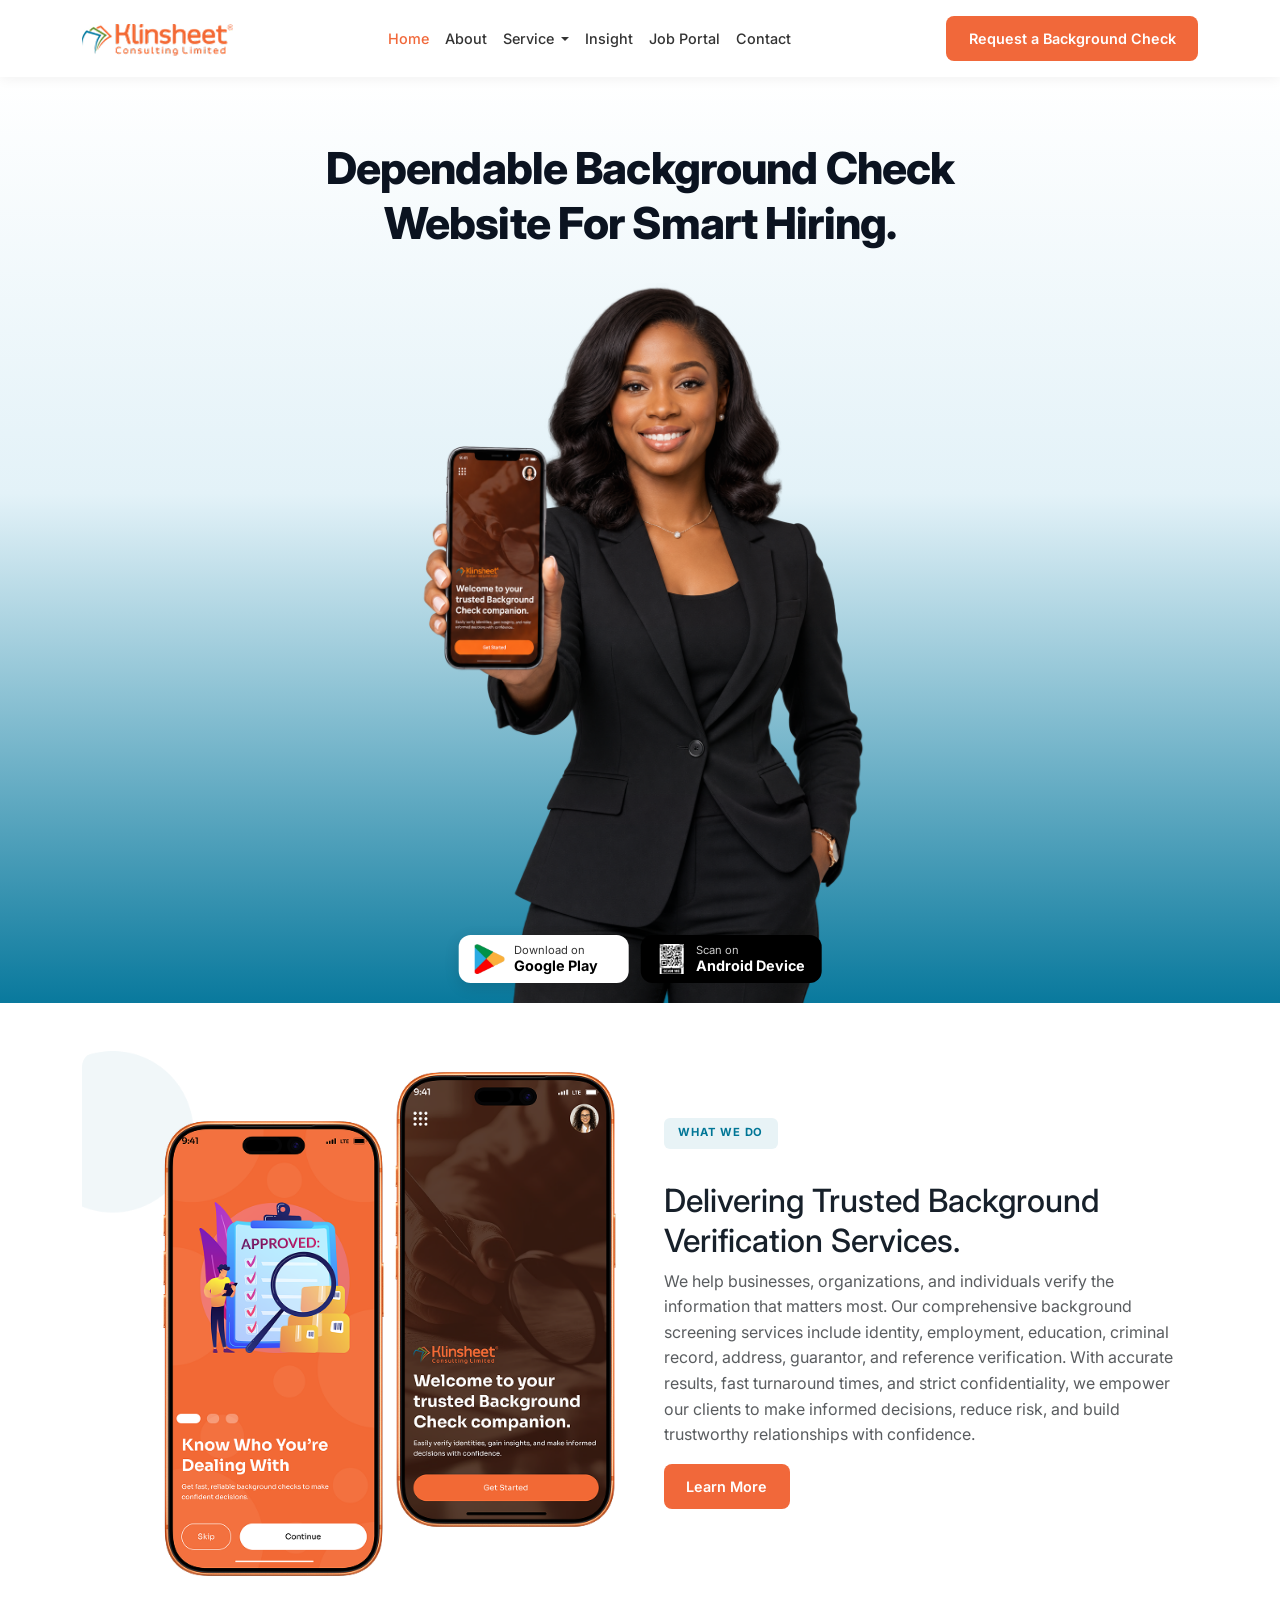
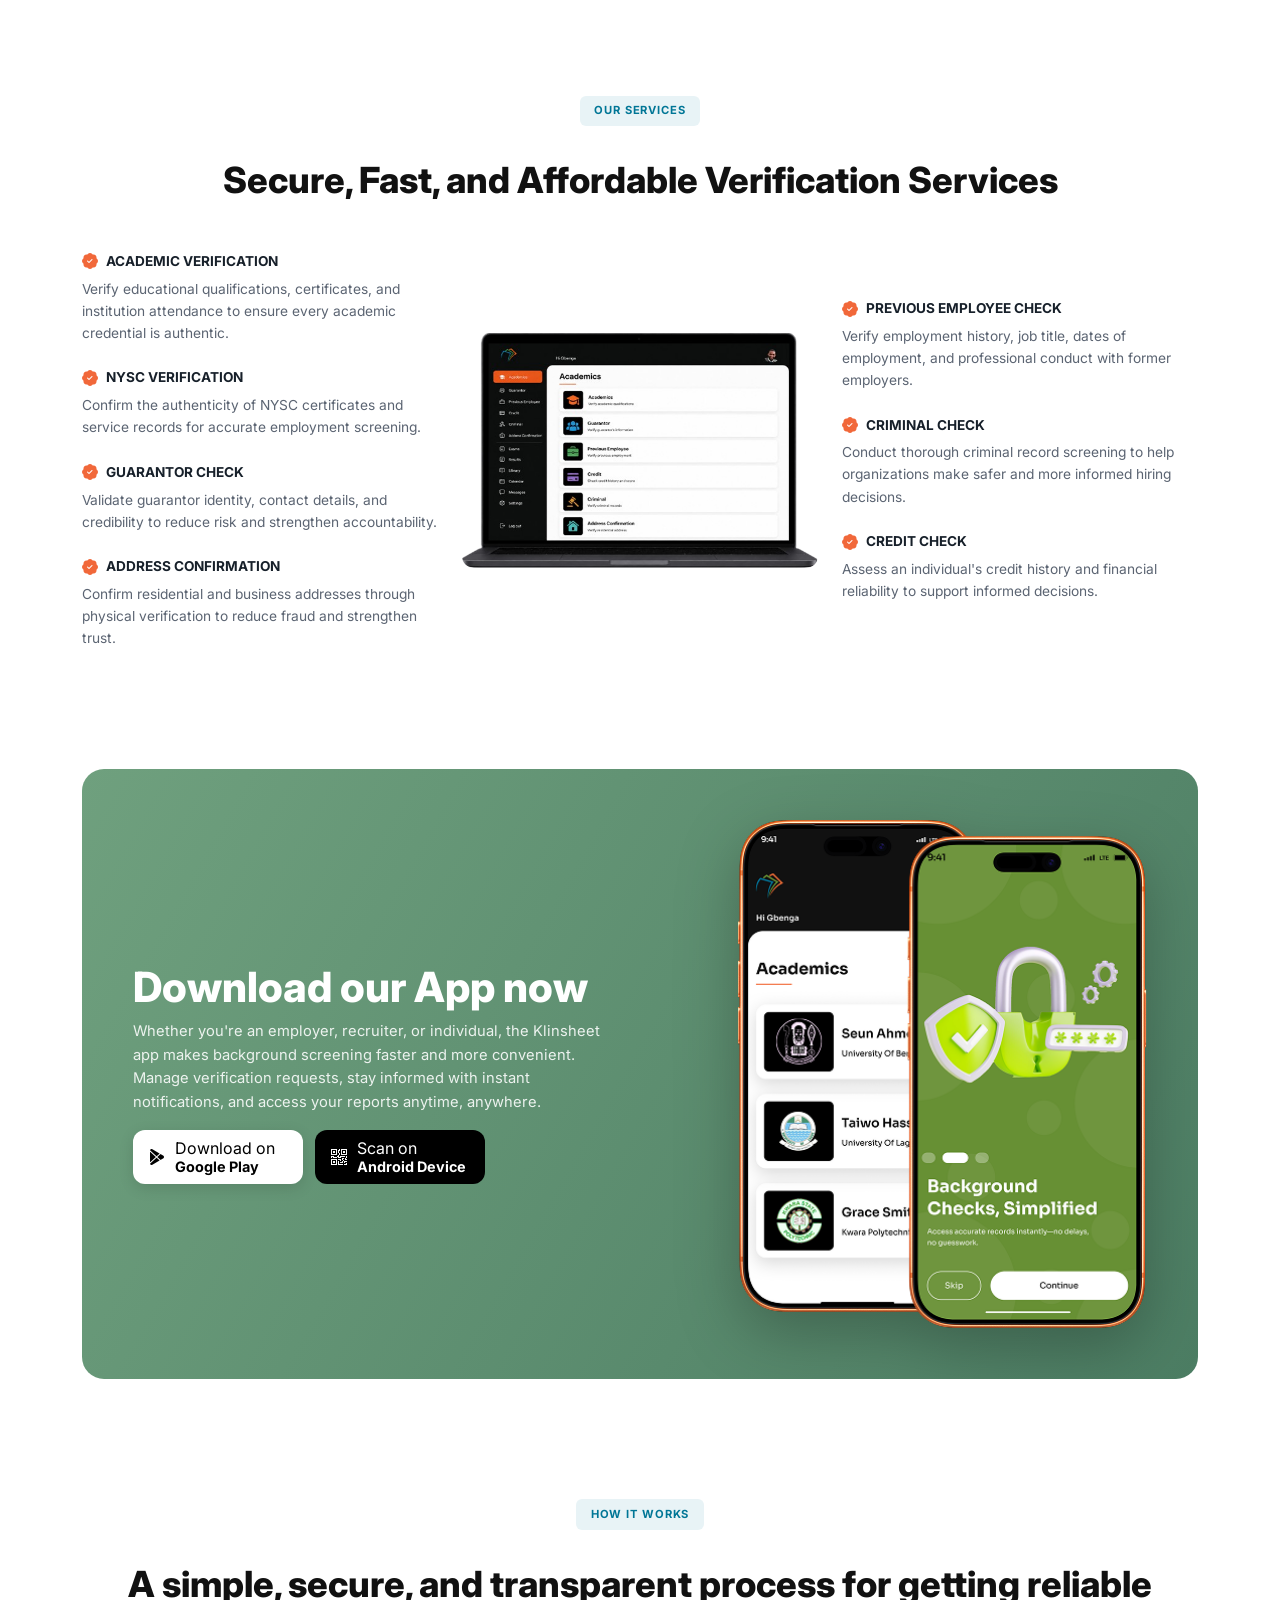
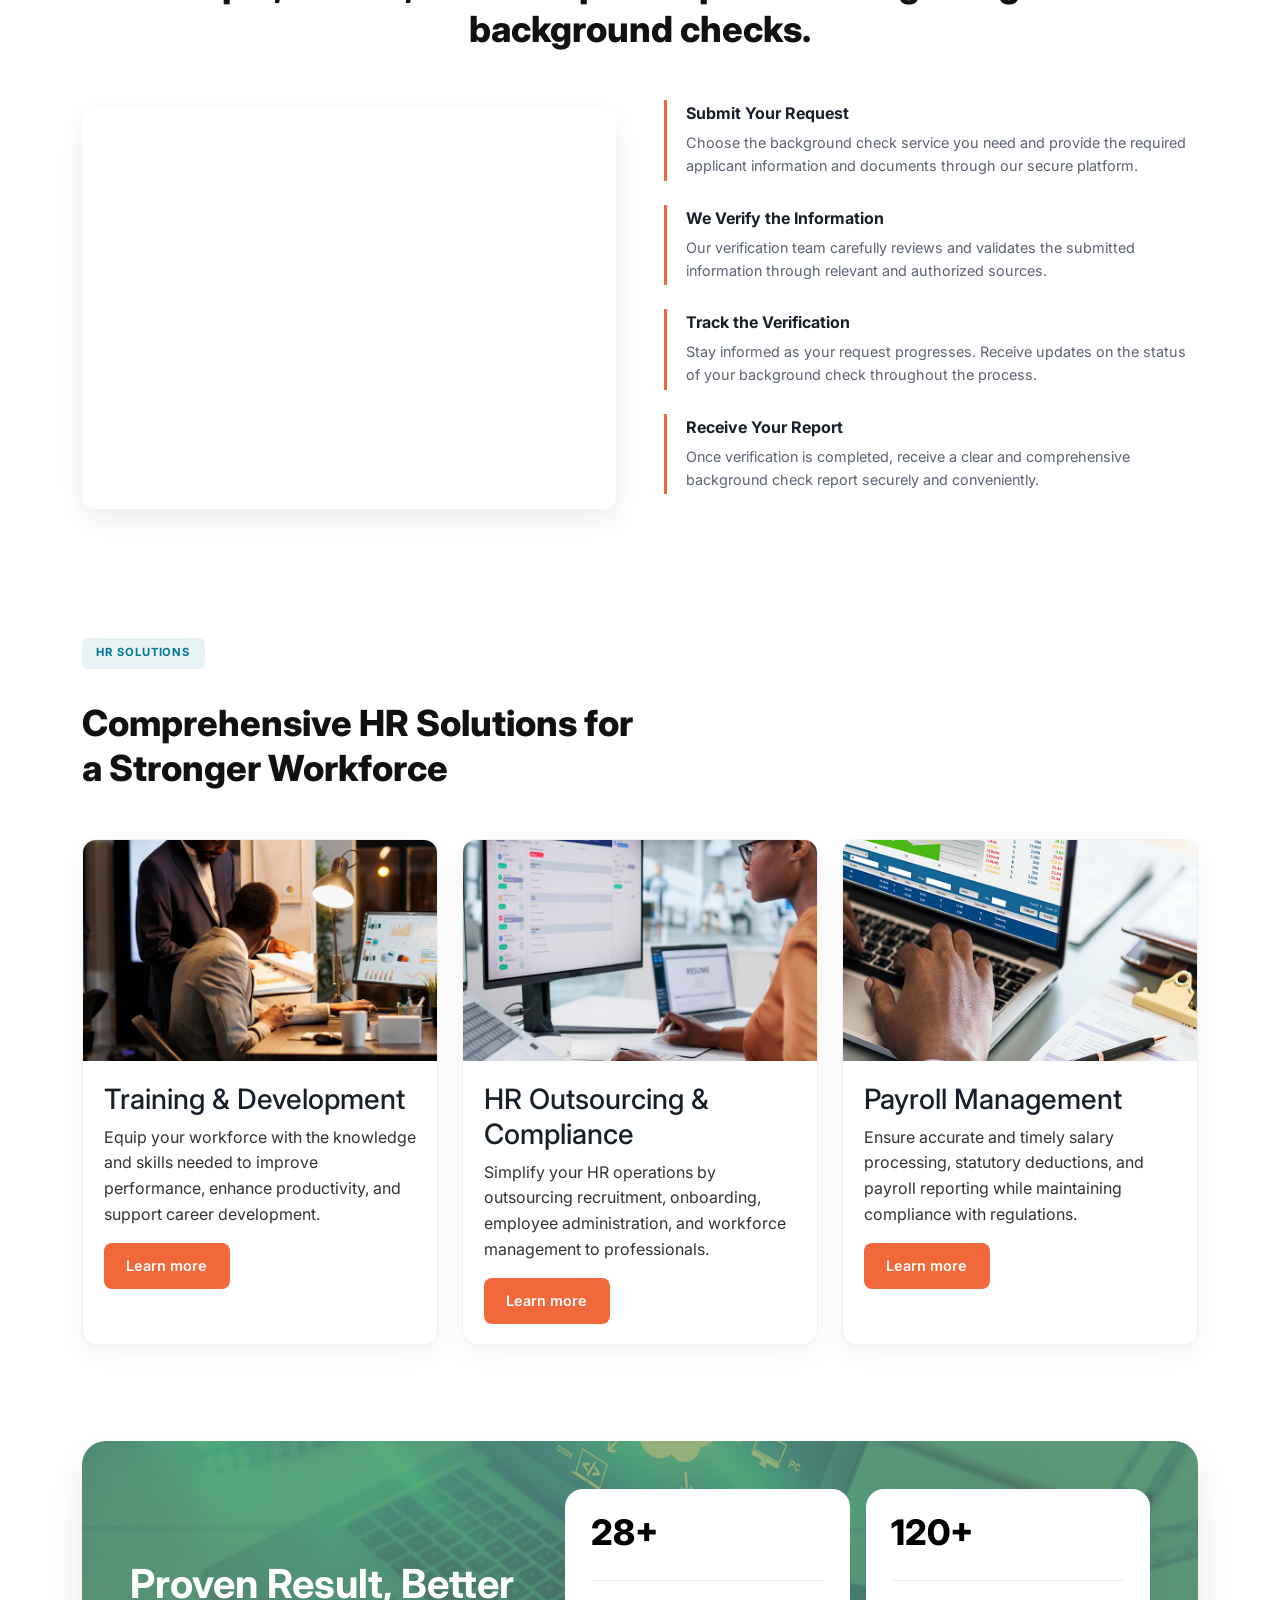
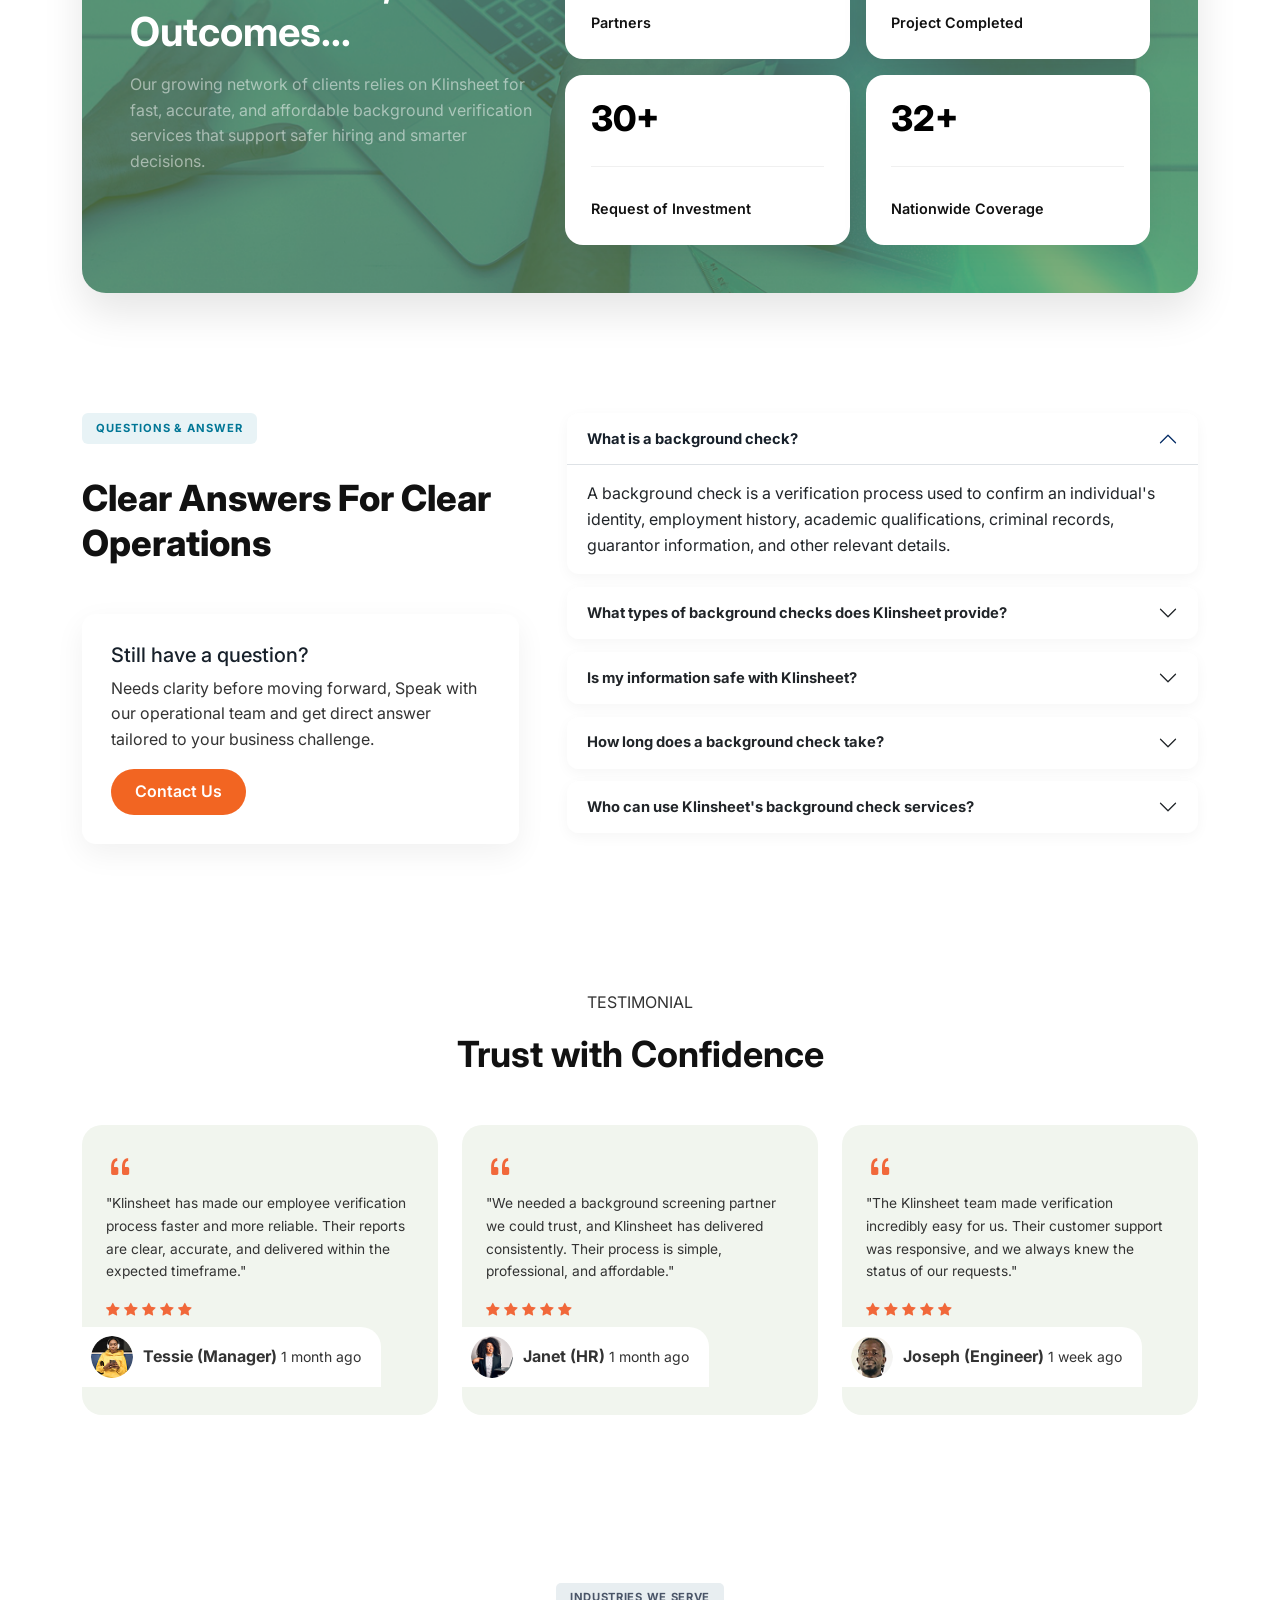
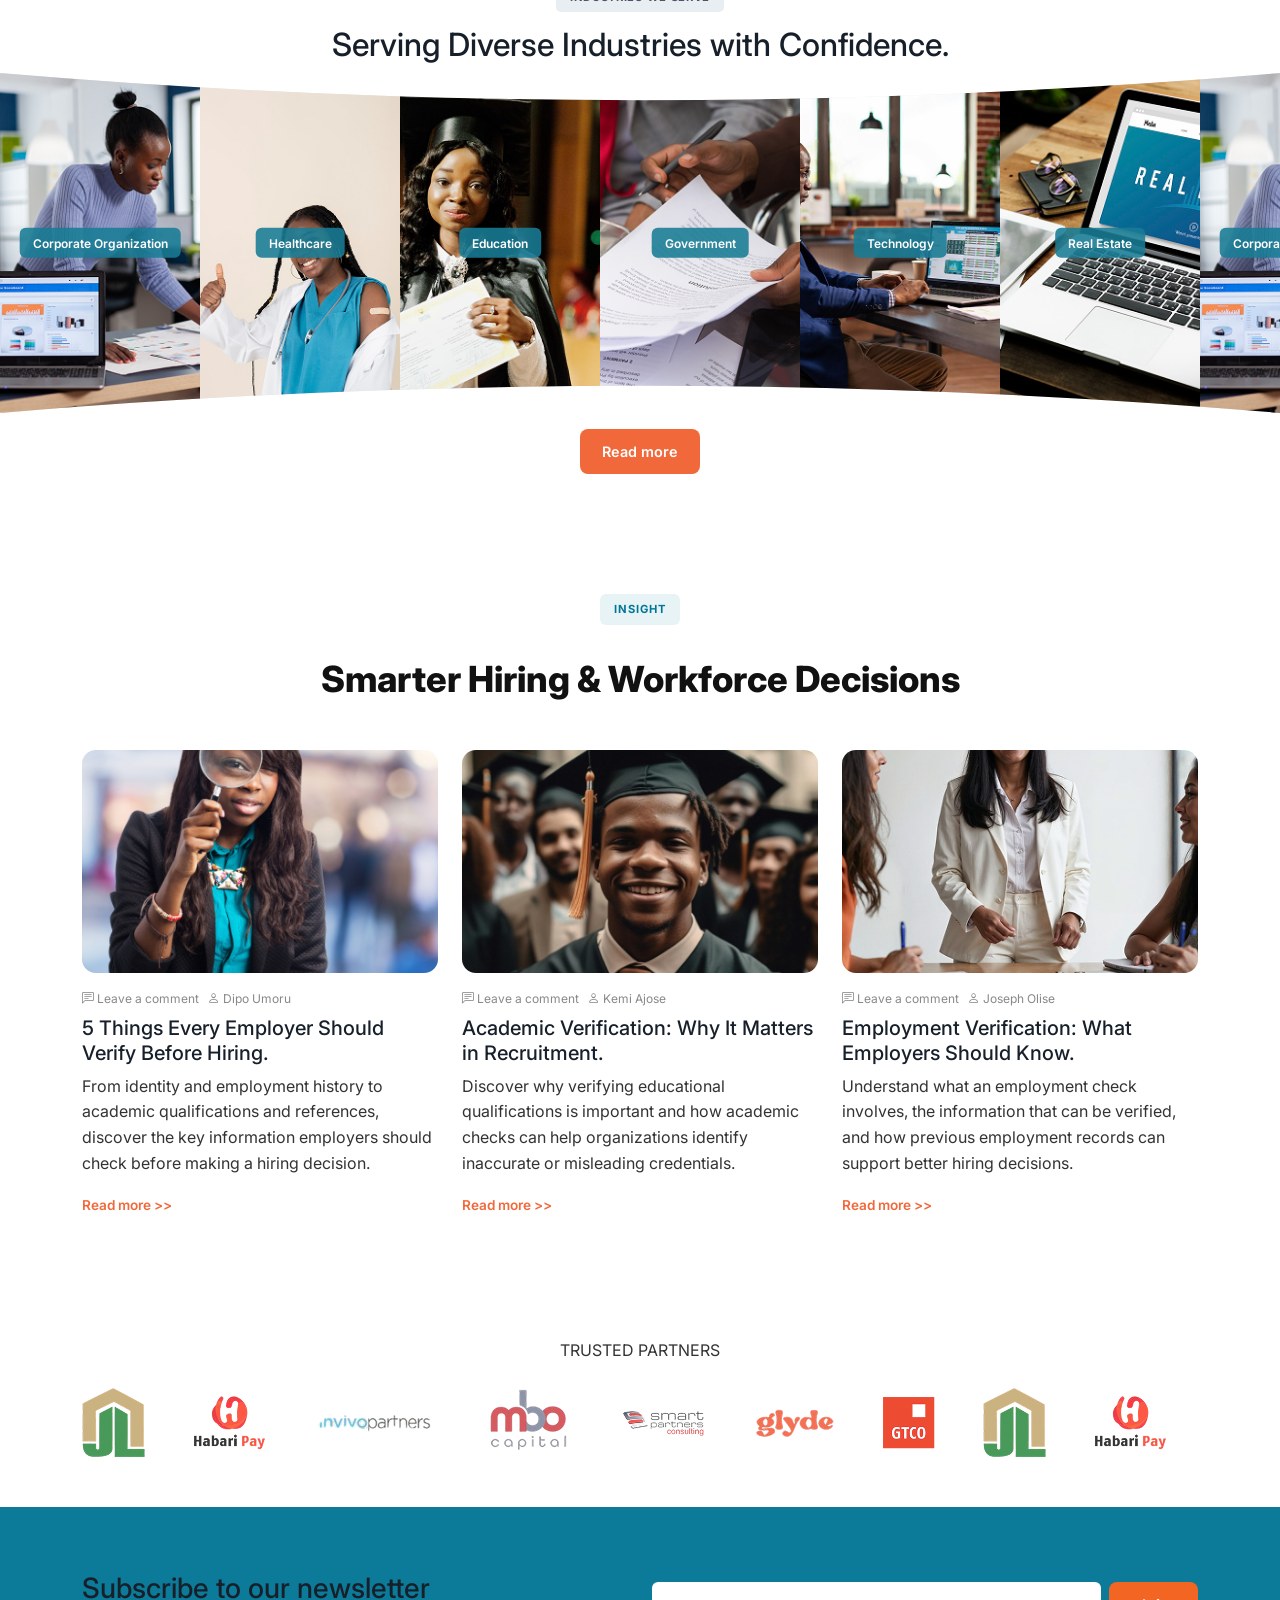
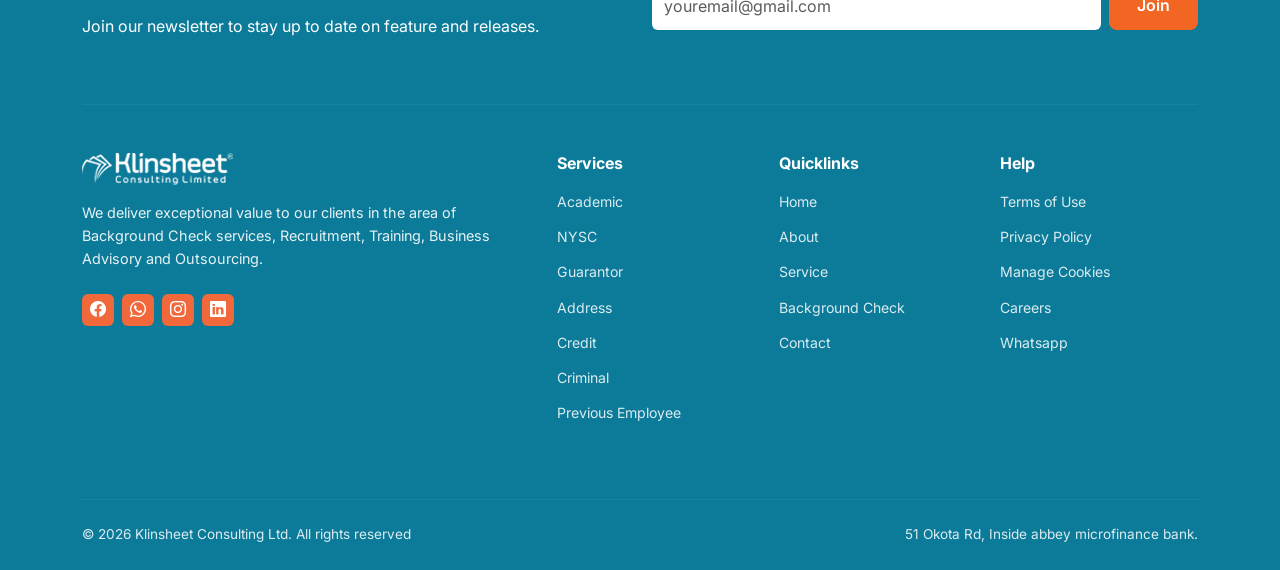
<file: index.html>
<!DOCTYPE html>
<html lang="en">
<head>
  <meta charset="UTF-8">
  <meta name="viewport" content="width=device-width, initial-scale=1.0">
  <title>klinsheet - Dependable Background Check Website for Smart Hiring</title>
  
  
  <!-- Bootstrap 5.3 CSS -->
<link href="https://cdn.jsdelivr.net/npm/bootstrap@5.3.3/dist/css/bootstrap.min.css" rel="stylesheet">
<!-- Bootstrap Icons -->

<!-- Google Fonts -->
<link rel="preconnect" href="https://fonts.googleapis.com">
<link rel="stylesheet" href="style.css">
<link href="https://fonts.googleapis.com/css2?family=Baloo+2:wght@500;600;700;800&family=Inter:wght@400;500;600;700&display=swap" rel="stylesheet">
<link rel="stylesheet" href="https://cdn.jsdelivr.net/npm/bootstrap-icons@1.11.3/font/bootstrap-icons.min.css">

  
</head>
<body>

<!-- =========================================================
     NAVBAR
========================================================= -->
<header class="site-header">
  <nav class="navbar navbar-expand-lg navbar-light bg-white py-3">
    <div class="container">
      <a class="navbar-brand" href="#home">
        <img src="images/klinsheet logo 1.png" alt="Klinsheet Logo" class="logo-img">
      </a>

      <button class="navbar-toggler" type="button" data-bs-toggle="collapse" data-bs-target="#mainNav" aria-controls="mainNav" aria-expanded="false" aria-label="Toggle navigation">
        <span class="navbar-toggler-icon"></span>
      </button>

      <div class="collapse navbar-collapse justify-content-between" id="mainNav">
        <ul class="navbar-nav mx-auto mb-2 mb-lg-0">
          <li class="nav-item"><a class="nav-link active" href="index.html">Home</a></li>
          <li class="nav-item"><a class="nav-link" href="About.html">About</a></li>
          <li class="nav-item dropdown">
  <a class="nav-link nav-link-custom dropdown-toggle " href="#" id="servicesDropdown" role="button" data-bs-toggle="dropdown" aria-expanded="false">
    Service
  </a>
  <ul class="dropdown-menu dropdown-menu-glass" aria-labelledby="servicesDropdown">
    <li><a class="dropdown-item" href="academic verification.html">Academic Verification</a></li>
    <li><a class="dropdown-item" href="previous employer check.html">Previous Employee Check</a></li>
    <li><a class="dropdown-item" href="guarantor check.html">Guarantor/ Reference Check</a></li>
    <li><a class="dropdown-item" href="nysc verification.html">NYSC Verification</a></li>
    <li><a class="dropdown-item" href="address confirmation.html">Address Confirmation</a></li>
    <li><a class="dropdown-item" href="credit check.html">Credit Check</a></li>
    <li><a class="dropdown-item active" href="criminal ceck.html">Criminal Check</a></li>
  </ul>
</li>
          <li class="nav-item"><a class="nav-link" href="#insight">Insight</a></li>
          <li class="nav-item"><a class="nav-link" href="#jobs">Job Portal</a></li>
          <li class="nav-item"><a class="nav-link" href="#contact">Contact</a></li>
        </ul>
        <a href="request background check.html" class="btn-orange ms-lg-3 mt-3 mt-lg-0">Request a Background Check</a>
      </div>
    </div>
  </nav>
</header>

<!-- =========================================================
     HERO SECTION
========================================================= -->
<section id="home" class="hero-section text-center">
  <div class="container position-relative z-2">
    <h1 class="hero-title">Dependable Background Check<br class="d-none d-sm-inline"> Website For Smart Hiring.</h1>
  </div>

  <div class="hero-visual">
    <div class="hero-person-wrapper">
      <div class="hero-img-container">
        <img src="images/lady-with-phone.png" alt="Klinsheet background check professional" class="img-fluid hero-person">
      </div>

      <!-- Badges overlapping the lower portion of the image -->
      <div class="hero-store-badges">
        <a href="#" class="store-badge badge-light">
          <!-- Google Play Icon SVG -->
          <img src="images/123 (2).png" alt="" class="img1">
          <span class="badge-text">
            <small>Download on</small>
            <strong>Google Play</strong>
          </span>
        </a>

        <a href="#" class="store-badge badge-dark">
          <!-- QR Code Icon SVG -->
          <img src="images/123 (1).png" class="img1" alt="">
          <span class="badge-text">
            <small>Scan on</small>
            <strong>Android Device</strong>
          </span>
        </a>
      </div>
    </div>
  </div>
</section>
  <section class="py-5"><div class="container"><div class="row align-items-center g-5"><div class="col-lg-6 text-center"><img class="img-fluid rounded-4" src="images/Group 33368.png" alt="Mobile App Screen"></div><div class="col-lg-6"><span class="section-eyebrow">WHAT WE DO</span><h2 class="mt-3">Delivering Trusted Background Verification Services.</h2><p class="text-muted">We help businesses, organizations, and individuals verify the information that matters most. Our comprehensive background screening services include identity, employment, education, criminal record, address, guarantor, and reference verification. With accurate results, fast turnaround times, and strict confidentiality, we empower our clients to make informed decisions, reduce risk, and build trustworthy relationships with confidence.</p><a href="About.html" class="btn-orange">Learn More</a></div></div></div></section>

  <!-- =========================================================
     OUR SERVICES
========================================================= "
-->
<section id="services" class="services-section py-5 py-lg-6">
  <div class="container py-4">
    <div class="text-center mb-5">
      <span class="section-eyebrow">OUR SERVICES</span>
      <h2 class="section-title mt-3">Secure, Fast, and Affordable Verification Services</h2>
    </div>

    <div class="row align-items-center g-4">
      <!-- Left column -->
      <div class="col-lg-4 order-2 order-lg-1">
        <div class="service-item mb-4">
          <h6><i class="bi bi-patch-check-fill"></i>ACADEMIC VERIFICATION</h6>
          <p>Verify educational qualifications, certificates, and institution attendance to ensure every academic credential is authentic.</p>
        </div>
        <div class="service-item mb-4">
          <h6><i class="bi bi-patch-check-fill"></i>NYSC VERIFICATION</h6>
          <p>Confirm the authenticity of NYSC certificates and  service records for accurate employment screening.</p>
        </div>
        <div class="service-item mb-4">
          <h6><i class="bi bi-patch-check-fill"></i> GUARANTOR CHECK</h6>
          <p>Validate guarantor identity, contact details, and credibility to reduce risk and strengthen accountability.</p>
        </div>
        <div class="service-item">
          <h6><i class="bi bi-patch-check-fill"></i>ADDRESS CONFIRMATION</h6>
          <p>Confirm residential and business addresses through physical verification to reduce fraud and strengthen trust.</p>
        </div>
      </div>

      <!-- Middle laptop image -->
            <div class="col-lg-4 order-1 order-lg-2 text-center mb-4 mb-lg-0">
            <div class="laptop-mockup">
                <img src="images/laptop_service_view-removebg-preview 1.png" alt="Dashboard Preview" class="img-fluid">
            </div>
            </div>
      <!-- Right column -->
      <div class="col-lg-4 order-3">
        <div class="service-item mb-4">
          <h6><i class="bi bi-patch-check-fill"></i>PREVIOUS EMPLOYEE CHECK</h6>
          <p>Verify employment history, job title, dates of employment, and professional conduct with former employers.</p>
        </div>
        <div class="service-item mb-4">
          <h6><i class="bi bi-patch-check-fill"></i>CRIMINAL CHECK</h6>
          <p>Conduct thorough criminal record screening to help organizations make safer and more informed hiring decisions.</p>
        </div>
        <div class="service-item">
          <h6><i class="bi bi-patch-check-fill"></i>CREDIT CHECK</h6>
          <p>Assess an individual's credit history and financial reliability to support informed decisions.</p>
        </div>
      </div>
    </div>
  </div>
</section>
  <!-- Download Our App Section -->
<section class="py-5">
  <div class="container">
    <div class="download-app-card"><div class="row align-items-center g-4"><div class="col-lg-7">
        <h2 class="download-title">Download our App now</h2>
        <p class="download-text">
          Whether you're an employer, recruiter, or individual, the Klinsheet app makes
          background screening faster and more convenient. Manage verification
          requests, stay informed with instant notifications, and access your reports
          anytime, anywhere.
        </p>
        
        <!-- App Store Badges -->
        <div class="store-buttons">
          <a href="#" class="store-badge store-badge-light">
            <i class="bi bi-google-play"></i>
            <div class="badge-text">
              <span class="small-text">Download on</span>
              <strong>Google Play</strong>
            </div>
          </a>
          
          <a href="#" class="store-badge store-badge-dark">
            <i class="bi bi-qr-code"></i>
            <div class="badge-text">
              <span class="small-text">Scan on</span>
              <strong>Android Device</strong>
            </div>
          </a>
        </div>
      </div>

      <div class="col-lg-5 text-center">
        <img src="images/Group 7.png" alt="Klinsheet Mobile App Screens" class="img-fluid phones-img">
      </div></div>
    </div>
  </div>
</section>

  <!-- =========================================================
     HOW IT WORKS
========================================================= -->
<section class="how-it-works-section py-5 py-lg-6">
  <div class="container py-4">
    <div class="text-center mb-5">
      <span class="section-eyebrow">HOW IT WORKS</span>
      <h2 class="section-title mt-3">A simple, secure, and transparent process for getting reliable background checks.</h2>
    </div>

    <div class="row align-items-center g-5">
      <!-- Left Column: Image Fader Frame -->
      <div class="col-lg-6">
        <div class="step-image-frame">
          <img src="images/Academic.png" alt="Step 1: Submit Request" class="step-img step-img-1 img-fluid">
          <img src="images/verify information .png" alt="Step 2: Verification" class="step-img step-img-2 img-fluid">
          <img src="images/submit.png" alt="Step 2: Verification" class="step-img step-img-2 img-fluid">
          <img src="images/Track.png" alt="Step 3: Track & Receive Report" class="step-img step-img-3 img-fluid">
        </div>
      </div>

      <!-- Right Column: Process Steps -->
      <div class="col-lg-6">
        <div class="how-step">
          <h5>Submit Your Request</h5>
          <p>Choose the background check service you need and provide the required applicant information and documents through our secure platform.</p>
        </div>
        <div class="how-step">
          <h5>We Verify the Information</h5>
          <p>Our verification team carefully reviews and validates the submitted information through relevant and authorized sources.</p>
        </div>
        <div class="how-step">
          <h5>Track the Verification</h5>
          <p>Stay informed as your request progresses. Receive updates on the status of your background check throughout the process.</p>
        </div>
        <div class="how-step">
          <h5>Receive Your Report</h5>
          <p>Once verification is completed, receive a clear and comprehensive background check report securely and conveniently.</p>
        </div>
      </div>
    </div>
  </div>
</section>
  <!-- HR SOLUTIONS -->
<section class="hr-solutions-section py-5">
  <div class="container">
  <div class="mb-5">
  <span class="section-eyebrow">HR SOLUTIONS</span>
  <h2 class="section-title mt-3">Comprehensive HR Solutions for<br> a Stronger Workforce</h2>
  </div>
  <div class="hr-cards">
    
    <div class="hr-card">
      <div class="hr-card-img-wrap">
        <img src="images/training.png" alt="Training & Development" class="img-fluid hr-card-img">
      </div>
      <div class="hr-card-body">
        <h3>Training &amp; Development</h3>
        <p>Equip your workforce with the knowledge and skills needed to improve performance, enhance productivity, and support career development.</p>
        <a href="#" class="btn-orange">Learn more</a>
      </div>
    </div>

    <div class="hr-card">
      <div class="hr-card-img-wrap">
        <img src="images/hr sevices.png" alt="Recruitment &amp; Outsourcing" class="img-fluid hr-card-img">
      </div>
      <div class="hr-card-body">
        <h3>HR Outsourcing &amp; Compliance</h3>
        <p>Simplify your HR operations by outsourcing recruitment, onboarding, employee administration, and workforce management to professionals.</p>
        <a href="#" class="btn-orange">Learn more</a>
      </div>
    </div>

    <div class="hr-card">
      <div class="hr-card-img-wrap">
        <img src="images/419 1.png" alt="Business Advisory" class="img-fluid hr-card-img">
      </div>
      <div class="hr-card-body">
        <h3>Payroll Management</h3>
        <p>Ensure accurate and timely salary processing, statutory deductions, and payroll reporting while maintaining compliance with regulations.</p>
        <a href="#" class="btn-orange">Learn more</a>
      </div>
    </div>

  </div>
  </div>
</section>
  <!-- PROVEN RESULTS / STATS SECTION -->
  <section class="container my-5">
    <div class="stats-card p-4 p-md-5">
      <div class="row align-items-center g-4">
        <div class="col-lg-5">
          <h2 class="text-white fw-bold display-6 mb-3">Proven Result, Better Outcomes...</h2>
          <p class="text-white-50 mb-0 leading-relaxed">
            Our growing network of clients relies on Klinsheet for fast, accurate, and affordable background verification services that support safer hiring and smarter decisions.
          </p>
        </div>

        <div class="col-lg-7">
          <div class="row g-3">
            <div class="col-sm-6"><div class="stat-box h-100"><h3 class="stat-number">28+</h3>
              <div class="stat-divider"></div>
              <span class="stat-label">Partners</span></div></div>
            <div class="col-sm-6"><div class="stat-box h-100"><h3 class="stat-number">120+</h3>
              <div class="stat-divider"></div>
              <span class="stat-label">Project Completed</span></div></div>
            <div class="col-sm-6"><div class="stat-box h-100"><h3 class="stat-number">30+</h3>
              <div class="stat-divider"></div>
              <span class="stat-label">Request of Investment</span></div></div>
            <div class="col-sm-6"><div class="stat-box h-100"><h3 class="stat-number">32+</h3>
              <div class="stat-divider"></div>
              <span class="stat-label">Nationwide Coverage</span></div></div>
            </div>
        </div>
      </div>
    </div>
  </section>
    <!-- =========================================================
     FAQ
========================================================= -->
<section class="faq-section py-5 py-lg-6">
  <div class="container py-4">
    <div class="row g-5">
      <div class="col-lg-5">
        <span class="section-eyebrow section-eyebrow--light">QUESTIONS &amp; ANSWER</span>
        <h2 class="section-title mt-3">Clear Answers For Clear Operations</h2>

        <div class="faq-contact-card mt-5">
          <h5>Still have a question?</h5>
          <p>Needs clarity before moving forward, Speak with our operational team and get direct answer tailored to your business challenge.</p>
          <a href="#contact" class="btn-brand-orange rounded-pill px-4">Contact Us</a>
        </div>
      </div>

      <div class="col-lg-7">
        <div class="accordion" id="faqAccordion">

          <div class="accordion-item">
            <h2 class="accordion-header">
              <button class="accordion-button" type="button" data-bs-toggle="collapse" data-bs-target="#faq1" aria-expanded="true">
                What is a background check?
              </button>
            </h2>
            <div id="faq1" class="accordion-collapse collapse show" data-bs-parent="#faqAccordion">
              <div class="accordion-body">
                A background check is a verification process used to confirm an individual's identity, employment history, academic qualifications, criminal records, guarantor information, and other relevant details.
              </div>
            </div>
          </div>

          <div class="accordion-item">
            <h2 class="accordion-header">
              <button class="accordion-button collapsed" type="button" data-bs-toggle="collapse" data-bs-target="#faq2">
                What types of background checks does Klinsheet provide?
              </button>
            </h2>
            <div id="faq2" class="accordion-collapse collapse" data-bs-parent="#faqAccordion">
              <div class="accordion-body">
                We provide academic verification, NYSC verification, guarantor checks, address confirmation, previous employee checks, criminal checks, and credit checks.
              </div>
            </div>
          </div>

          <div class="accordion-item">
            <h2 class="accordion-header">
              <button class="accordion-button collapsed" type="button" data-bs-toggle="collapse" data-bs-target="#faq3">
                Is my information safe with Klinsheet?
              </button>
            </h2>
            <div id="faq3" class="accordion-collapse collapse" data-bs-parent="#faqAccordion">
              <div class="accordion-body">
                Yes. We apply strict confidentiality and data protection practices to ensure every piece of information you share stays secure.
              </div>
            </div>
          </div>

          <div class="accordion-item">
            <h2 class="accordion-header">
              <button class="accordion-button collapsed" type="button" data-bs-toggle="collapse" data-bs-target="#faq4">
                How long does a background check take?
              </button>
            </h2>
            <div id="faq4" class="accordion-collapse collapse" data-bs-parent="#faqAccordion">
              <div class="accordion-body">
                Turnaround time depends on the type of check requested, but most verifications are completed within a few business days.
              </div>
            </div>
          </div>

          <div class="accordion-item">
            <h2 class="accordion-header">
              <button class="accordion-button collapsed" type="button" data-bs-toggle="collapse" data-bs-target="#faq5">
                Who can use Klinsheet's background check services?
              </button>
            </h2>
            <div id="faq5" class="accordion-collapse collapse" data-bs-parent="#faqAccordion">
              <div class="accordion-body">
                Our services are built for employers, recruiters, organizations, and individuals who need dependable identity and background verification.
              </div>
            </div>
          </div>

        </div>
      </div>
    </div>
  </div>
</section>

 <!-- =========================================================
     TESTIMONIALS
========================================================= -->
<section class="testimonial-section py-5 py-lg-6">
  <div class="container py-4">
    <div class="text-center mb-5">
      <span class="section-badge">TESTIMONIAL</span>
      <h2 class="section-title fw-bold mt-3">Trust with Confidence</h2>
    </div>

    <div class="row g-4">
      <!-- Card 1 -->
      <div class="col-lg-4 col-md-6">
        <div class="testimonial-card-wrapper">
          <div class="testimonial-card">
            <div class="quote-icon"><i class="bi bi-quote"></i></div>
            <p class="testimonial-text">"Klinsheet has made our employee verification process faster and more reliable. Their reports are clear, accurate, and delivered within the expected timeframe."</p>
            <div class="stars">
              <i class="bi bi-star-fill"></i>
              <i class="bi bi-star-fill"></i>
              <i class="bi bi-star-fill"></i>
              <i class="bi bi-star-fill"></i>
              <i class="bi bi-star-fill"></i>
            </div>
          </div>
          <div class="testimonial-author">
            <img src="images/Ellipse 1 (2).png" alt="Tessie" class="author-img">
            <div>
              <strong class="author-name">Tessie (Manager)</strong>
              <small class="author-time">1 month ago</small>
            </div>
          </div>
        </div>
      </div>

      <!-- Card 2 -->
      <div class="col-lg-4 col-md-6">
        <div class="testimonial-card-wrapper">
          <div class="testimonial-card">
            <div class="quote-icon"><i class="bi bi-quote"></i></div>
            <p class="testimonial-text">"We needed a background screening partner we could trust, and Klinsheet has delivered consistently. Their process is simple, professional, and affordable."</p>
            <div class="stars">
              <i class="bi bi-star-fill"></i>
              <i class="bi bi-star-fill"></i>
              <i class="bi bi-star-fill"></i>
              <i class="bi bi-star-fill"></i>
              <i class="bi bi-star-fill"></i>
            </div>
          </div>
          <div class="testimonial-author">
            <img src="images/Ellipse 1 (1).png" alt="Janet" class="author-img">
            <div>
              <strong class="author-name">Janet (HR)</strong>
              <small class="author-time">1 month ago</small>
            </div>
          </div>
        </div>
      </div>

      <!-- Card 3 -->
      <div class="col-lg-4 col-md-6">
        <div class="testimonial-card-wrapper">
          <div class="testimonial-card">
            <div class="quote-icon"><i class="bi bi-quote"></i></div>
            <p class="testimonial-text">"The Klinsheet team made verification incredibly easy for us. Their customer support was responsive, and we always knew the status of our requests."</p>
            <div class="stars">
              <i class="bi bi-star-fill"></i>
              <i class="bi bi-star-fill"></i>
              <i class="bi bi-star-fill"></i>
              <i class="bi bi-star-fill"></i>
              <i class="bi bi-star-fill"></i>
            </div>
          </div>
          <div class="testimonial-author">
            <img src="images/Ellipse 1.png" alt="Joseph" class="author-img">
            <div>
              <strong class="author-name">Joseph (Engineer)</strong>
              <small class="author-time">1 week ago</small>
            </div>
          </div>
        </div>
      </div>
    </div>

    <!-- Carousel Indicator -->
    <div class="text-center mt-5">
      <div class="carousel-indicator"></div>
    </div>
  </div>
</section>

<section class="industries-section py-5 text-center">
    <div class="section-tag">
        INDUSTRIES WE SERVE
    </div>

    <h2>
        Serving Diverse Industries with Confidence.
    </h2>

    <!-- Fisheye concave mask: band is tall at edges, pinched at center -->
    <svg width="0" height="0" style="position:absolute;" aria-hidden="true">
      <defs>
        <clipPath id="fisheye-clip" clipPathUnits="objectBoundingBox">
          <path d="M 0,0 Q 0.5,0.16 1,0 L 1,1 Q 0.5,0.84 0,1 Z" />
        </clipPath>
      </defs>
    </svg>

    <div class="industry-carousel">
        <div class="industry-track">

            <div class="industry-card">
                <img class="img-fluid" src="images/Rectangle 52.png" alt="Corporate Organization">
                <span>Corporate Organization</span>
            </div>

            <div class="industry-card">
                <img class="img-fluid" src="images/Rectangle 52 (1).png" alt="Healthcare">
                <span>Healthcare</span>
            </div>

            <div class="industry-card">
                <img class="img-fluid" src="images/Rectangle 52 (5).png" alt="Education">
                <span>Education</span>
            </div>

            <div class="industry-card">
                <img class="img-fluid" src="images/Rectangle 52 (2).png" alt="Government">
                <span>Government</span>
            </div>

            <div class="industry-card">
                <img class="img-fluid" src="images/Rectangle 52 (3).png" alt="Technology">
                <span>Technology</span>
            </div>

            <div class="industry-card">
                <img class="img-fluid" src="images/Rectangle 52 (4).png" alt="Real Estate">
                <span>Real Estate</span>
            </div>


            <div class="industry-card">
                <img class="img-fluid" src="images/Rectangle 52.png" alt="Corporate Organization">
                <span>Corporate Organization</span>
            </div>

            <div class="industry-card">
                <img class="img-fluid" src="images/Rectangle 52 (1).png" alt="Healthcare">
                <span>Healthcare</span>
            </div>

            <div class="industry-card">
                <img class="img-fluid" src="images/Rectangle 52 (5).png" alt="Education">
                <span>Education</span>
            </div>

            <div class="industry-card">
                <img class="img-fluid" src="images/Rectangle 52 (2).png" alt="Government">
                <span>Government</span>
            </div>

            <div class="industry-card">
                <img class="img-fluid" src="images/Rectangle 52 (3).png" alt="Technology">
                <span>Technology</span>
            </div>

            <div class="industry-card">
                <img class="img-fluid" src="images/Rectangle 52 (4).png" alt="Real Estate">
                <span>Real Estate</span>
            </div>

        </div>
    </div>

    <div class="mt-3"><a href="industries we serve.html" class="btn-orange">
        Read more</a></div>

</section>

<!-- =========================================================
     INSIGHT / BLOG
========================================================= -->
<section id="insight" class="insight-section py-5 py-lg-6">
  <div class="container py-4">
    <div class="text-center mb-5">
      <span class="section-eyebrow">INSIGHT</span>
      <h2 class="section-title mt-3">Smarter Hiring &amp; Workforce  Decisions</h2>
    </div>

    <div class="row g-4">
      <div class="col-md-4">
        <article class="blog-card">
          <div class="blog-img-wrap">
            <img src="images/blog pics.png" alt="5 Things Every Employer Should Verify Before Hiring" class="img-fluid blog-img">
          </div>
          <div class="blog-meta"><i class="bi bi-chat-left-text"></i> Leave a comment &nbsp; <i class="bi bi-person"></i> Dipo Umoru</div>
          <h5>5 Things Every Employer Should Verify Before Hiring.</h5>
          <p>From identity and employment history to academic qualifications and references, discover the key information employers should check before making a hiring decision.</p>
          <a href="#" class="read-more-link">Read more &gt;&gt;</a>
        </article>
      </div>

      <div class="col-md-4">
        <article class="blog-card">
          <div class="blog-img-wrap">
            <img src="images/blog pics (1).png" alt="Academic Verification: Why It Matters in Recruitment" class="img-fluid blog-img">
          </div>
          <div class="blog-meta"><i class="bi bi-chat-left-text"></i> Leave a comment &nbsp; <i class="bi bi-person"></i> Kemi Ajose</div>
          <h5>Academic Verification: Why It Matters in Recruitment.</h5>
          <p>Discover why verifying educational qualifications is important and how academic checks can help organizations identify inaccurate or misleading credentials.</p>
          <a href="#" class="read-more-link">Read more &gt;&gt;</a>
        </article>
      </div>

      <div class="col-md-4">
        <article class="blog-card">
          <div class="blog-img-wrap">
            <img src="images/419 1 (1).png" alt="Employment Verification: What Employers Should Know" class="img-fluid blog-img">
          </div>
          <div class="blog-meta"><i class="bi bi-chat-left-text"></i> Leave a comment &nbsp; <i class="bi bi-person"></i> Joseph Olise</div>
          <h5>Employment Verification: What Employers Should Know.</h5>
          <p>Understand what an employment check involves, the information that can be verified, and how previous employment records can support better hiring decisions.</p>
          <a href="#" class="read-more-link">Read more &gt;&gt;</a>
        </article>
      </div>
    </div>
  </div>
</section>
 <!-- =========================================================
     TRUSTED PARTNERS (CONTINUOUS MARQUEE CAROUSEL)
========================================================= -->
<section class="partners-section py-5">
  <div class="container text-center overflow-hidden">
    
    <!-- Pill Badge Header -->
    <div class="d-inline-block mb-4">
      <span class="partners-badge">TRUSTED PARTNERS</span>
    </div>

    <!-- Infinite Scrolling Logo Track -->
    <div class="partners-marquee">
      <div class="partners-track">
        <!-- Original set of logos -->
        <div class="partner-item"><img src="images/jubilee_bank-removebg-preview 1.png" alt="Jenga Lane" class="partner-img"></div>
        <div class="partner-item"><img src="images/habari_pay-removebg-preview 1.png" alt="Habari Pay" class="partner-img"></div>
        <div class="partner-item"><img src="images/invivo_partners-removebg-preview 1.png" alt="invivopartners" class="partner-img"></div>
        <div class="partner-item"><img src="images/mbocapitals_logo-removebg-preview 1.png" alt="mbo capital" class="partner-img"></div>
        <div class="partner-item"><img src="images/smart_partners_logo-removebg-preview 1.png" alt="smart partners consulting" class="partner-img"></div>
        <div class="partner-item"><img src="images/glyde_logo-removebg-preview 1.png" alt="glyde" class="partner-img"></div>
        <div class="partner-item"><img src="images/gtbank_logo-removebg-preview 1.png" alt="GTCO" class="partner-img"></div>

        <!-- Duplicated set of logos (Required for seamless continuous loop) -->
        <div class="partner-item"><img src="images/jubilee_bank-removebg-preview 1.png" alt="Jenga Lane" class="partner-img"></div>
        <div class="partner-item"><img src="images/habari_pay-removebg-preview 1.png" alt="Habari Pay" class="partner-img"></div>
        <div class="partner-item"><img src="images/invivo_partners-removebg-preview 1.png" alt="invivopartners" class="partner-img"></div>
        <div class="partner-item"><img src="images/mbocapitals_logo-removebg-preview 1.png" alt="mbo capital" class="partner-img"></div>
        <div class="partner-item"><img src="images/smart_partners_logo-removebg-preview 1.png" alt="smart partners consulting" class="partner-img"></div>
        <div class="partner-item"><img src="images/glyde_logo-removebg-preview 1.png" alt="glyde" class="partner-img"></div>
        <div class="partner-item"><img src="images/gtbank_logo-removebg-preview 1.png" alt="GTCO" class="partner-img"></div>
      </div>
    </div>

  </div>
</section>
  <!-- =========================================================
     FOOTER
========================================================= -->
<footer id="contact" class="site-footer">
  <div class="container">
    
    <!-- Newsletter Section -->
    <div class="row align-items-center pb-5 pt-2">
      <div class="col-lg-6 mb-3 mb-lg-0">
        <h3 class="newsletter-title mb-2">Subscribe to our newsletter</h3>
        <p class="newsletter-text mb-0">Join our newsletter to stay up to date on feature and releases.</p>
      </div>
      <div class="col-lg-6">
        <form class="d-flex gap-2 justify-content-lg-end">
          <input type="email" class="form-control newsletter-input" placeholder="youremail@gmail.com" required>
          <button type="submit" class="btn-newsletter">Join</button>
        </form>
      </div>
    </div>

    <hr class="footer-divider mb-5">

    <!-- Main Footer Links Section -->
    <div class="row g-4 pb-5">
      <div class="col-lg-5 pe-lg-5">
        <a class="navbar-brand d-inline-block mb-3" href="#home">
          <img src="images/klinsheet logo 1.png" alt="Klinsheet Consulting Limited" class="footer-logo">
        </a>
        <p class="footer-description">We deliver exceptional value to our clients in the area of Background Check services, Recruitment, Training, Business Advisory and Outsourcing.</p>
        
        <!-- Social Icons (Orange Squares) -->
        <div class="d-flex gap-2 mt-4">
          <a href="#" class="social-box"><i class="bi bi-facebook"></i></a>
          <a href="#" class="social-box"><i class="bi bi-whatsapp"></i></a>
          <a href="#" class="social-box"><i class="bi bi-instagram"></i></a>
          <a href="#" class="social-box"><i class="bi bi-linkedin"></i></a>
        </div>
      </div>

      <div class="col-lg-7">
        <div class="row g-4">
          <div class="col-4">
            <h6 class="footer-heading">Services</h6>
            <ul class="footer-links">
              <li><a href="#services">Academic</a></li>
              <li><a href="#services">NYSC</a></li>
              <li><a href="#services">Guarantor</a></li>
              <li><a href="#services">Address</a></li>
              <li><a href="#services">Credit</a></li>
              <li><a href="#services">Criminal</a></li>
              <li><a href="#services">Previous Employee</a></li>
            </ul>
          </div>

          <div class="col-4">
            <h6 class="footer-heading">Quicklinks</h6>
            <ul class="footer-links">
              <li><a href="#home">Home</a></li>
              <li><a href="#about">About</a></li>
              <li><a href="#services">Service</a></li>
              <li><a href="#contact">Background Check</a></li>
              <li><a href="#contact">Contact</a></li>
            </ul>
          </div>

          <div class="col-4">
            <h6 class="footer-heading">Help</h6>
            <ul class="footer-links">
              <li><a href="#">Terms of Use</a></li>
              <li><a href="#">Privacy Policy</a></li>
              <li><a href="#">Manage Cookies</a></li>
              <li><a href="#">Careers</a></li>
              <li><a href="#">Whatsapp</a></li>
            </ul>
          </div>
        </div>
      </div>
    </div>

    <hr class="footer-divider mb-0">

    <!-- Bottom Copyright Section -->
    <div class="d-flex flex-column flex-md-row justify-content-between align-items-center py-4 gap-2 footer-bottom-text">
      <p class="mb-0">&copy; 2026 Klinsheet Consulting Ltd. All rights reserved</p>
      <p class="mb-0">51 Okota Rd, Inside abbey microfinance bank.</p>
    </div>

  </div>
</footer>
<!-- Bootstrap JS Bundle -->
<script src="https://cdn.jsdelivr.net/npm/bootstrap@5.3.3/dist/js/bootstrap.bundle.min.js"></script>
</body>
</html>
</file>
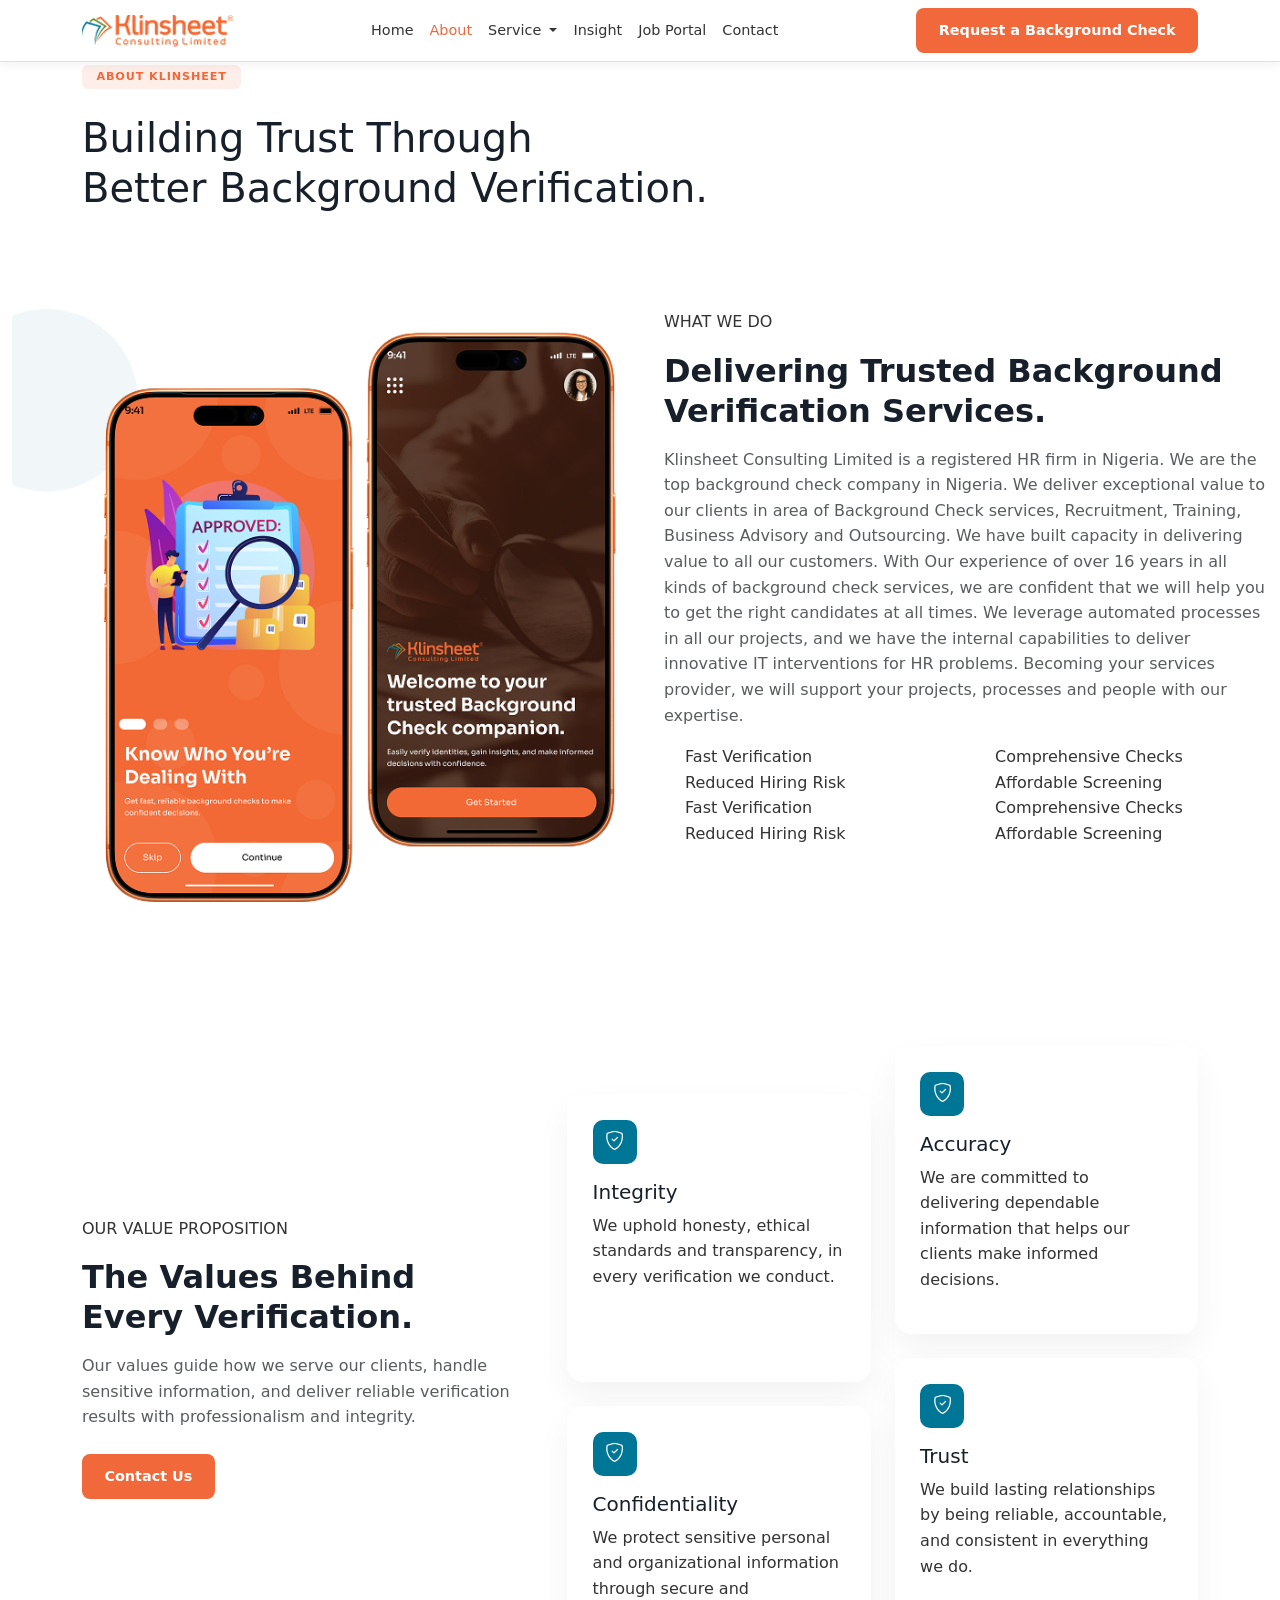
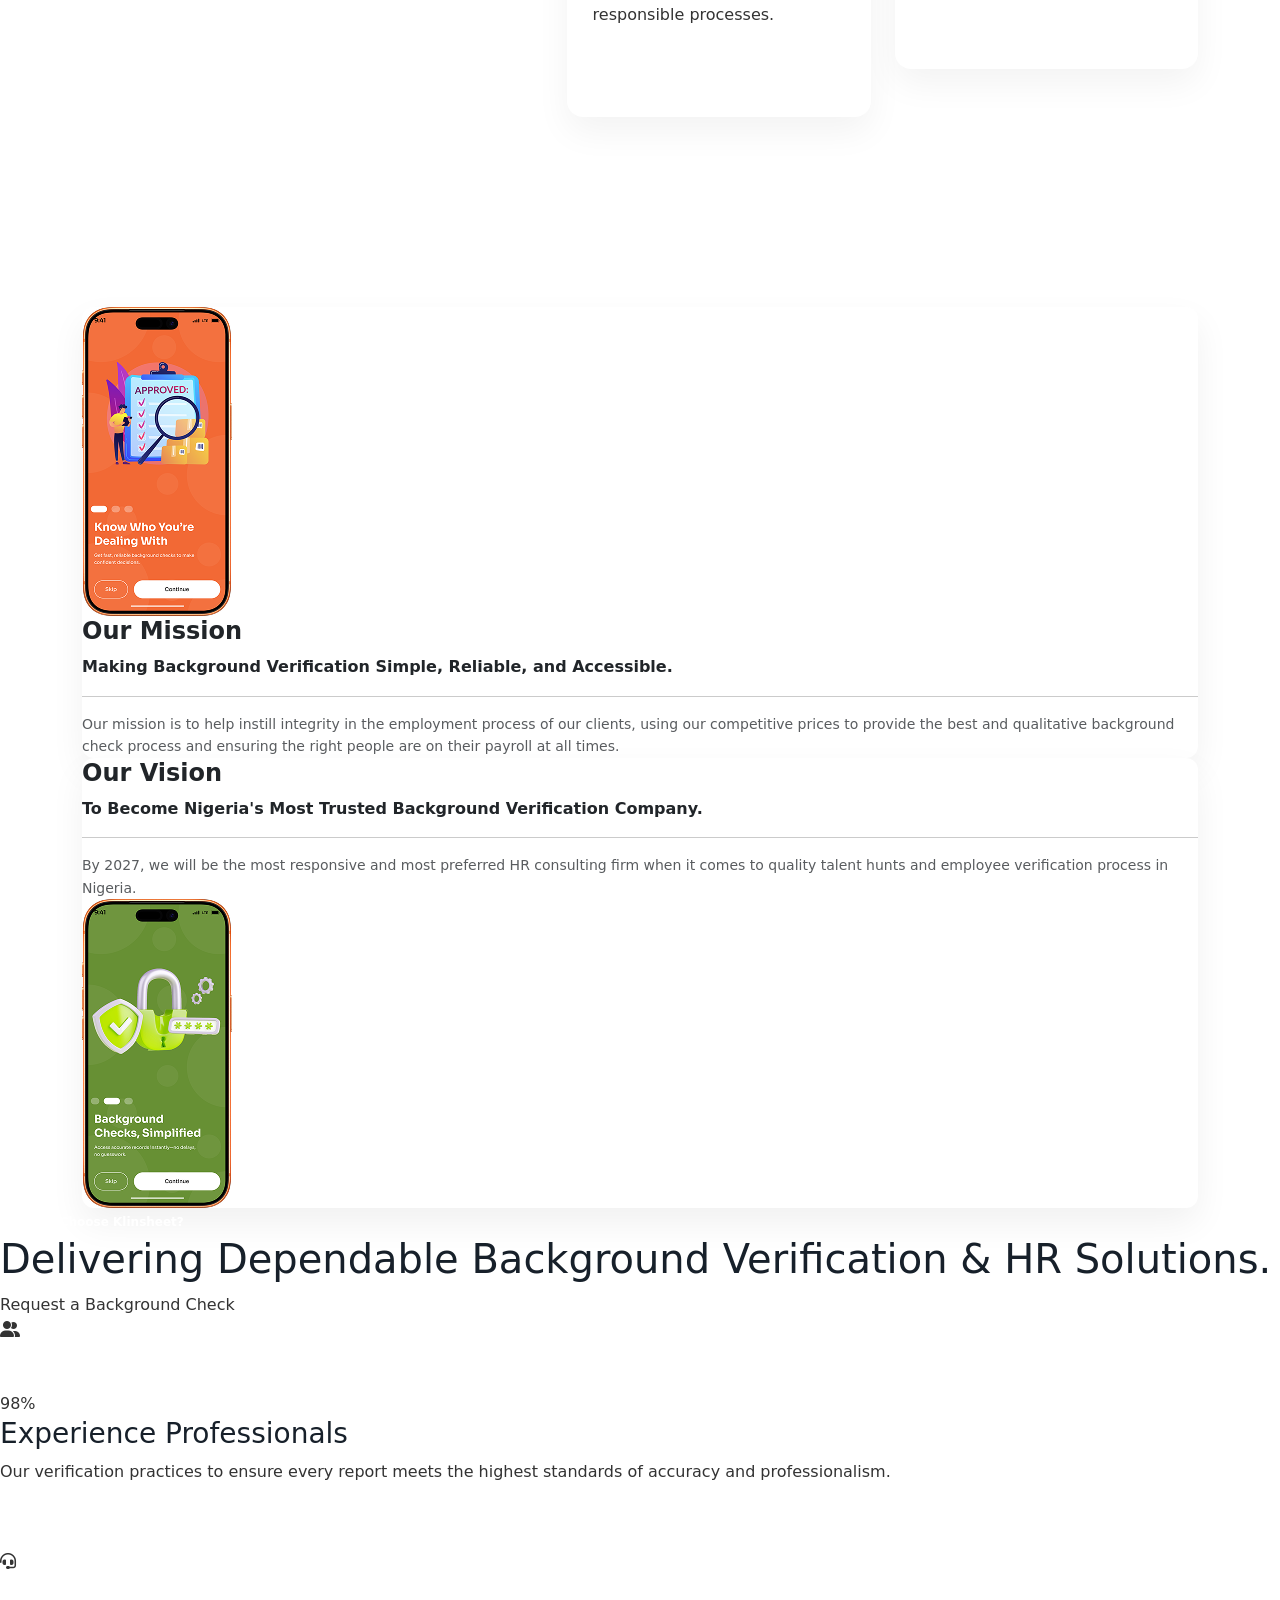
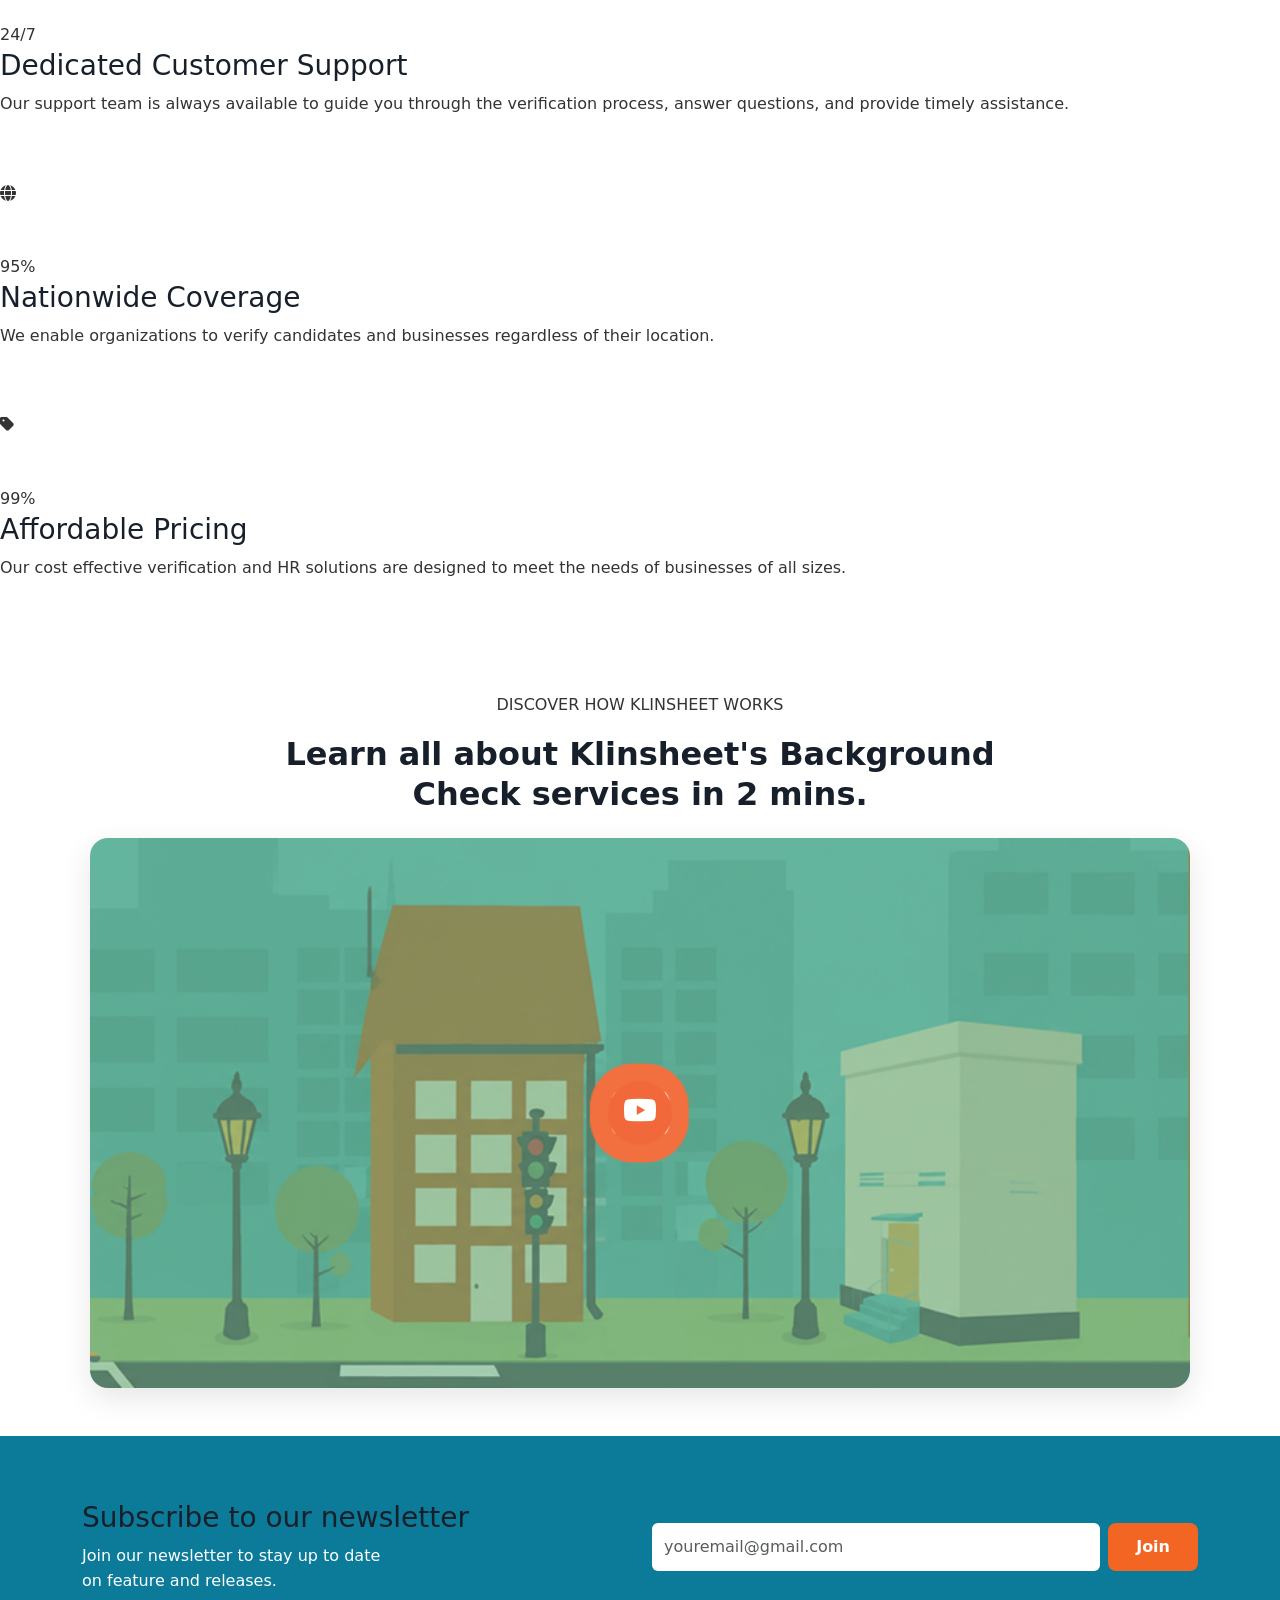
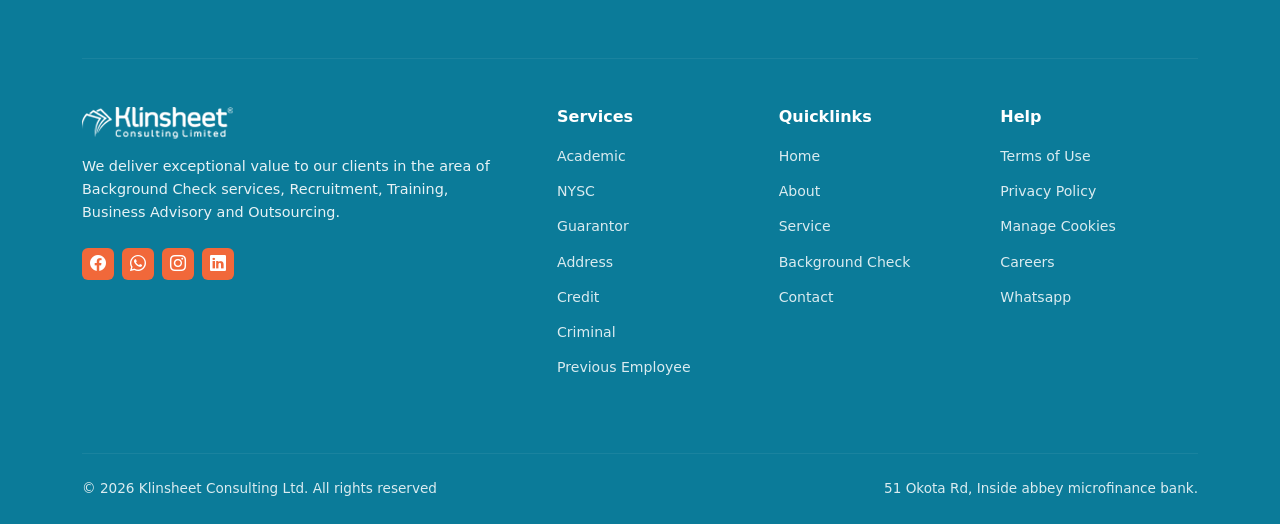
<file: About.html>
<!DOCTYPE html>
<html lang="en">
<head>
  <meta charset="UTF-8">
  <meta name="viewport" content="width=device-width, initial-scale=1.0">
  <title>Klinsheet Consulting Ltd — About</title>

  <!-- External Libraries -->
  <link href="https://cdn.jsdelivr.net/npm/bootstrap@5.3.3/dist/css/bootstrap.min.css" rel="stylesheet">
<link rel="stylesheet" href="style.css">
  <link rel="stylesheet" href="https://cdn.jsdelivr.net/npm/bootstrap-icons@1.11.3/font/bootstrap-icons.css">
  <link href="https://fonts.googleapis.com/css2?family=Nunito:wght@400;600;700&family=Poppins:wght@400;500;600;700;800&display=swap" rel="stylesheet">
  <link rel="stylesheet" href="https://cdnjs.cloudflare.com/ajax/libs/font-awesome/6.4.0/css/all.min.css">
  </head>
<body>

  <!-- NAVBAR -->
  <nav class="navbar navbar-expand-lg navbar-custom border-bottom sticky-top">
    <div class="container">
      <a class="navbar-brand navbar-brand-custom" href="#"><img class="img-fluid" src="images/klinsheet logo 1.png" alt=""></a>
      <button class="navbar-toggler" type="button" data-bs-toggle="collapse" data-bs-target="#navMenu">
        <span class="navbar-toggler-icon"></span>
      </button>
      <div class="collapse navbar-collapse" id="navMenu">
        <ul class="navbar-nav mx-auto">
          <li class="nav-item"><a class="nav-link nav-link-custom" href="index.html">Home</a></li>
          <li class="nav-item"><a class="nav-link nav-link-custom active" href="About.html">About</a></li>
          <li class="nav-item dropdown">
  <a class="nav-link nav-link-custom dropdown-toggle" href="#" id="servicesDropdown" role="button" data-bs-toggle="dropdown" aria-expanded="false">
    Service
  </a>
  <ul class="dropdown-menu dropdown-menu-glass" aria-labelledby="servicesDropdown">
    <li><a class="dropdown-item" href="academic verification.html">Academic Verification</a></li>
    <li><a class="dropdown-item" href="previous employer check.html">Previous Employee Check</a></li>
    <li><a class="dropdown-item" href="guarantor check.html">Guarantor/ Reference Check</a></li>
    <li><a class="dropdown-item" href="nysc verification.html">NYSC Verification</a></li>
    <li><a class="dropdown-item" href="address confirmation.html">Address Confirmation</a></li>
    <li><a class="dropdown-item" href="credit check.html">Credit Check</a></li>
    <li><a class="dropdown-item " href="criminal ceck.html">Criminal Check</a></li>
  </ul>
</li>
          <li class="nav-item"><a class="nav-link nav-link-custom" href="#">Insight</a></li>
          <li class="nav-item"><a class="nav-link nav-link-custom" href="#">Job Portal</a></li>
          <li class="nav-item"><a class="nav-link nav-link-custom" href="contact us.html">Contact</a></li>
        </ul>
        <a href="request background check.html" class="btn-orange ms-lg-3 mt-3 mt-lg-0">Request a Background Check</a>
      </div>
    </div>
  </nav>

  
  <section class="hero mb-5">
    <div class="container hero-container">
      <div class="badge badge-orange mb-4">ABOUT KLINSHEET</div>
      <h1>Building Trust Through<br> Better Background Verification.</h1>
    </div>
  </section>

  <section class="container-fluid py-5 my-5 about-intro">
    <div class="row g-5">
      <div class="about-intro-img col-md-6">
      <img src="images/Group 33368.png" alt="Mobile App Screen" class="img-fluid">
    </div>
    <div class="about-intro-text col-md-6">
       <span class="eyebrow eyebrow-blue mb-3 d-inline-block">WHAT WE DO</span>
          <h2 class="fw-bold mb-3 fs-2">Delivering Trusted Background Verification Services.</h2>
          <p class="text-muted mb-3">
            Klinsheet Consulting Limited is a registered HR firm in Nigeria. We are the top background check company in Nigeria. We deliver exceptional value to our 
clients in area of Background Check services, Recruitment, Training, Business Advisory and Outsourcing. We have built capacity in delivering value to all our customers. With Our experience of over 16 years in all kinds of
background check services, we are confident that we will help you to get the right candidates at all times. We leverage automated processes
in all our projects, and we have the internal capabilities to deliver innovative IT interventions for HR problems. Becoming your services
provider, we will support your projects, processes and people with our expertise.
          </p>

          
          <div class="row g-3">
            <div class="col-sm-6">
              <div class="feature-item">
                <span class="feature-icon"><i class="bi bi-lightning-charge-fill text-white"></i></span> 
                Fast Verification
              </div>
              <div class="feature-item">
                <span class="feature-icon"><i class="bi bi-shield-exclamation text-white"></i></span> 
                Reduced Hiring Risk
              </div>
            </div>
            <div class="col-sm-6">
              <div class="feature-item">
                <span class="feature-icon"><i class="bi bi-clipboard-check text-white"></i></span> 
                Comprehensive Checks
              </div>
              <div class="feature-item">
                <span class="feature-icon"><i class="bi bi-cash-coin text-white"></i></span> 
                Affordable Screening
              </div>
            </div>
          </div>
          <div class="row g-3">
            <div class="col-sm-6">
              <div class="feature-item">
                <span class="feature-icon"><i class="bi bi-lightning-charge-fill text-white"></i></span> 
                Fast Verification
              </div>
              <div class="feature-item">
                <span class="feature-icon"><i class="bi bi-shield-exclamation text-white"></i></span> 
                Reduced Hiring Risk
              </div>
            </div>
            <div class="col-sm-6">
              <div class="feature-item">
                <span class="feature-icon"><i class="bi bi-clipboard-check text-white"></i></span> 
                Comprehensive Checks
              </div>
              <div class="feature-item">
                <span class="feature-icon"><i class="bi bi-cash-coin text-white"></i></span> 
                Affordable Screening
              </div>
            </div>
          </div>
      </div>
    </div>
  </section>
<!-- VALUES -->
<section class="py-5 my-5">
  <div class="container">
    <div class="row align-items-center g-5">
      <div class="col-lg-5">
        <span class="eyebrow eyebrow-blue mb-3 d-inline-block">OUR VALUE PROPOSITION</span>
        <h2 class="fw-bold mb-3 fs-2">The Values Behind Every Verification.</h2>
        <p class="text-muted mb-4">
          Our values guide how we serve our clients, handle sensitive information, and deliver reliable
          verification results with professionalism and integrity.
        </p>
        <a href="#" class="btn-orange">Contact Us</a>
      </div>
      <div class="col-lg-7">
        <div class="row g-4">
          <div class="col-sm-6">
            <div class="value-card mt-sm-5">
              <div class="value-icon"><i class="bi bi-shield-check"></i></div>
              <h5>Integrity</h5>
              <p>We uphold honesty, ethical standards and transparency, in every verification we conduct.</p>
            </div>
          </div>
          <div class="col-sm-6">
            <div class="value-card">
              <div class="value-icon"><i class="bi bi-shield-check"></i></div>
              <h5>Accuracy</h5>
              <p>We are committed to delivering dependable information that helps our clients make informed decisions.</p>
            </div>
          </div>
          <div class="col-sm-6">
            <div class="value-card mt-sm-5">
              <div class="value-icon"><i class="bi bi-shield-check"></i></div>
              <h5>Confidentiality</h5>
              <p>We protect sensitive personal and organizational information through secure and responsible processes.</p>
            </div>
          </div>
          <div class="col-sm-6">
            <div class="value-card">
              <div class="value-icon"><i class="bi bi-shield-check"></i></div>
              <h5>Trust</h5>
              <p>We build lasting relationships by being reliable, accountable, and consistent in everything we do.</p>
            </div>
          </div>
        </div>
      </div>
    </div>
  </div>
</section>

 <section class="mission-vision-section">
  <div class="container position-relative">
    
    <div class="section-title-wrapper">
      <h1 class="text-white fw-bold display-4 mb-2">Our Mission<br>&amp; Vision</h1>
      <div class="accent-lines">
        <span class="line-orange"></span>
        <span class="line-teal"></span>
      </div>
    </div>

    <div class="cards-stack">
      <div class="mv-card-wrapper mission-wrapper">
        <article class="mv-card">
          <div class="phone-wrap phone-top">
            <img class="img-fluid" src="images/Free iPhone 17 Pro Cosmic Orange Mockup (Mockuuups Studio).png" alt="Mission Mobile App">
          </div>
          <div class="card-content">
            <h2 class="fs-4 fw-bold mb-2 text-dark">Our Mission</h2>
            <p class="lead text-dark fw-semibold mb-3 fs-6">
              Making Background Verification Simple, Reliable, and Accessible.
            </p>
            <hr class="card-divider">
            <p class="text-muted small mb-0">
              Our mission is to help instill integrity in the employment process of our clients, using our competitive prices to provide the best and qualitative background check process and ensuring the right people are on their payroll at all times.
            </p>
          </div>
        </article>
      </div>

      <div class="mv-card-wrapper vision-wrapper">
        <article class="mv-card">
          <div class="card-content">
            <h2 class="fs-4 fw-bold mb-2 text-dark">Our Vision</h2>
            <p class="lead text-dark fw-semibold mb-3 fs-6">
              To Become Nigeria's Most Trusted Background Verification Company.
            </p>
            <hr class="card-divider">
            <p class="text-muted small mb-0">
              By 2027, we will be the most responsive and most preferred HR consulting firm when it comes to quality talent hunts and employee verification process in Nigeria.
            </p>
          </div>
          <div class="phone-bottom">
            <img class="img-fluid" src="images/iphone 2.png" alt="Vision Mobile App">
          </div>
        </article>
      </div>

    </div>
  </div>
</section>
 <!-- WHY CHOOSE / STATS -->
<section class="section-container">
    <!-- Left Column -->
    <div class="left-content">
      <div class="badge">
        <i class="fa-regular fa-star"></i>
        <span>Why Choose Klinsheet?</span>
      </div>
      <h1 class="title">Delivering Dependable Background Verification & HR Solutions.</h1>
      <a href="#" class="cta-btn">Request a Background Check</a>
    </div>

    <!-- Right Grid -->
    <div class="right-grid">
      
      <!-- Card 1 -->
      <div class="card-wrapper">
        <div class="blue-box">
          <i class="fa-solid fa-user-group"></i>
        </div>
        <div class="green-content py-5">
          <div class="stat">98%</div>
          <h3>Experience Professionals</h3>
          <p>Our verification practices to ensure every report meets the highest standards of accuracy and professionalism.</p>
        </div>
      </div>

      <!-- Card 2 -->
      <div class="card-wrapper">
        <div class="blue-box">
          <i class="fa-solid fa-headset"></i>
        </div>
        <div class="green-content py-5">
          <div class="stat">24/7</div>
          <h3>Dedicated Customer Support</h3>
          <p>Our support team is always available to guide you through the verification process, answer questions, and provide timely assistance.</p>
        </div>
      </div>

      <!-- Card 3 -->
      <div class="card-wrapper">
        <div class="blue-box">
          <i class="fa-solid fa-globe"></i>
        </div>
        <div class="green-content py-5">
          <div class="stat">95%</div>
          <h3>Nationwide Coverage</h3>
          <p>We enable organizations to verify candidates and businesses regardless of their location.</p>
        </div>
      </div>

      <!-- Card 4 -->
      <div class="card-wrapper">
        <div class="blue-box">
          <i class="fa-solid fa-tag"></i>
        </div>
        <div class="green-content py-5">
          <div class="stat">99%</div>
          <h3>Affordable Pricing</h3>
          <p>Our cost effective verification and HR solutions are designed to meet the needs of businesses of all sizes.</p>
        </div>
      </div>

    </div>
  </section>

  <!-- VIDEO BANNER -->
<section class="py-5">
  <div class="container text-center">
    <span class="eyebrow eyebrow-blue mb-3 d-inline-block">DISCOVER HOW KLINSHEET WORKS</span>
    <h2 class="fw-bold mb-4 fs-2 text-center text-align">Learn all about Klinsheet's Background <br> Check services in 2 mins.</h2>
    
    <div class="video-banner">
      <!-- Background City Illustration -->
      <img src="images/Group 33376.png" alt="Klinsheet Video Preview" class="img-fluid video-banner-img">
      
      <!-- Centered YouTube/Play Button Overlay -->
      <a href="#" class="play-btn-center" aria-label="Play Video">
        <i class="bi bi-youtube"></i>
      </a>
    </div>
  </div>
</section>

<!-- =========================================================
     FOOTER
========================================================= -->
<footer id="contact" class="site-footer">
  <div class="container">
    
    <!-- Newsletter Section -->
    <div class="row align-items-center pb-5 pt-2">
      <div class="col-lg-6 mb-3 mb-lg-0">
        <h3 class="newsletter-title mb-2">Subscribe to our newsletter</h3>
        <p class="newsletter-text mb-0">Join our newsletter to stay up to date<br>on feature and releases.</p>
      </div>
      <div class="col-lg-6">
        <form class="d-flex gap-2 justify-content-lg-end">
          <input type="email" class="form-control newsletter-input" placeholder="youremail@gmail.com" required>
          <button type="submit" class="btn btn-newsletter">Join</button>
        </form>
      </div>
    </div>

    <hr class="footer-divider mb-5">

    <!-- Main Footer Links Section -->
    <div class="row g-4 pb-5">
      <div class="col-lg-5 pe-lg-5">
        <a class="navbar-brand d-inline-block mb-3" href="#home">
          <img src="images/klinsheet logo 1.png" alt="Klinsheet Consulting Limited" class="footer-logo">
        </a>
        <p class="footer-description">We deliver exceptional value to our clients in the area of Background Check services, Recruitment, Training, Business Advisory and Outsourcing.</p>
        
        <!-- Social Icons (Orange Squares) -->
        <div class="d-flex gap-2 mt-4">
          <a href="#" class="social-box"><i class="bi bi-facebook"></i></a>
          <a href="#" class="social-box"><i class="bi bi-whatsapp"></i></a>
          <a href="#" class="social-box"><i class="bi bi-instagram"></i></a>
          <a href="#" class="social-box"><i class="bi bi-linkedin"></i></a>
        </div>
      </div>

      <div class="col-lg-7">
        <div class="row g-4">
          <div class="col-4">
            <h6 class="footer-heading">Services</h6>
            <ul class="footer-links">
              <li><a href="#services">Academic</a></li>
              <li><a href="#services">NYSC</a></li>
              <li><a href="#services">Guarantor</a></li>
              <li><a href="#services">Address</a></li>
              <li><a href="#services">Credit</a></li>
              <li><a href="#services">Criminal</a></li>
              <li><a href="#services">Previous Employee</a></li>
            </ul>
          </div>

          <div class="col-4">
            <h6 class="footer-heading">Quicklinks</h6>
            <ul class="footer-links">
              <li><a href="#home">Home</a></li>
              <li><a href="#about">About</a></li>
              <li><a href="#services">Service</a></li>
              <li><a href="#contact">Background Check</a></li>
              <li><a href="#contact">Contact</a></li>
            </ul>
          </div>

          <div class="col-4">
            <h6 class="footer-heading">Help</h6>
            <ul class="footer-links">
              <li><a href="#">Terms of Use</a></li>
              <li><a href="#">Privacy Policy</a></li>
              <li><a href="#">Manage Cookies</a></li>
              <li><a href="#">Careers</a></li>
              <li><a href="#">Whatsapp</a></li>
            </ul>
          </div>
        </div>
      </div>
    </div>

    <hr class="footer-divider mb-0">

    <!-- Bottom Copyright Section -->
    <div class="d-flex flex-column flex-md-row justify-content-between align-items-center py-4 gap-2 footer-bottom-text">
      <p class="mb-0">&copy; 2026 Klinsheet Consulting Ltd. All rights reserved</p>
      <p class="mb-0">51 Okota Rd, Inside abbey microfinance bank.</p>
    </div>

  </div>
</footer>
  <script src="https://cdn.jsdelivr.net/npm/bootstrap@5.3.3/dist/js/bootstrap.bundle.min.js"></script>
</body>
</html>
</file>
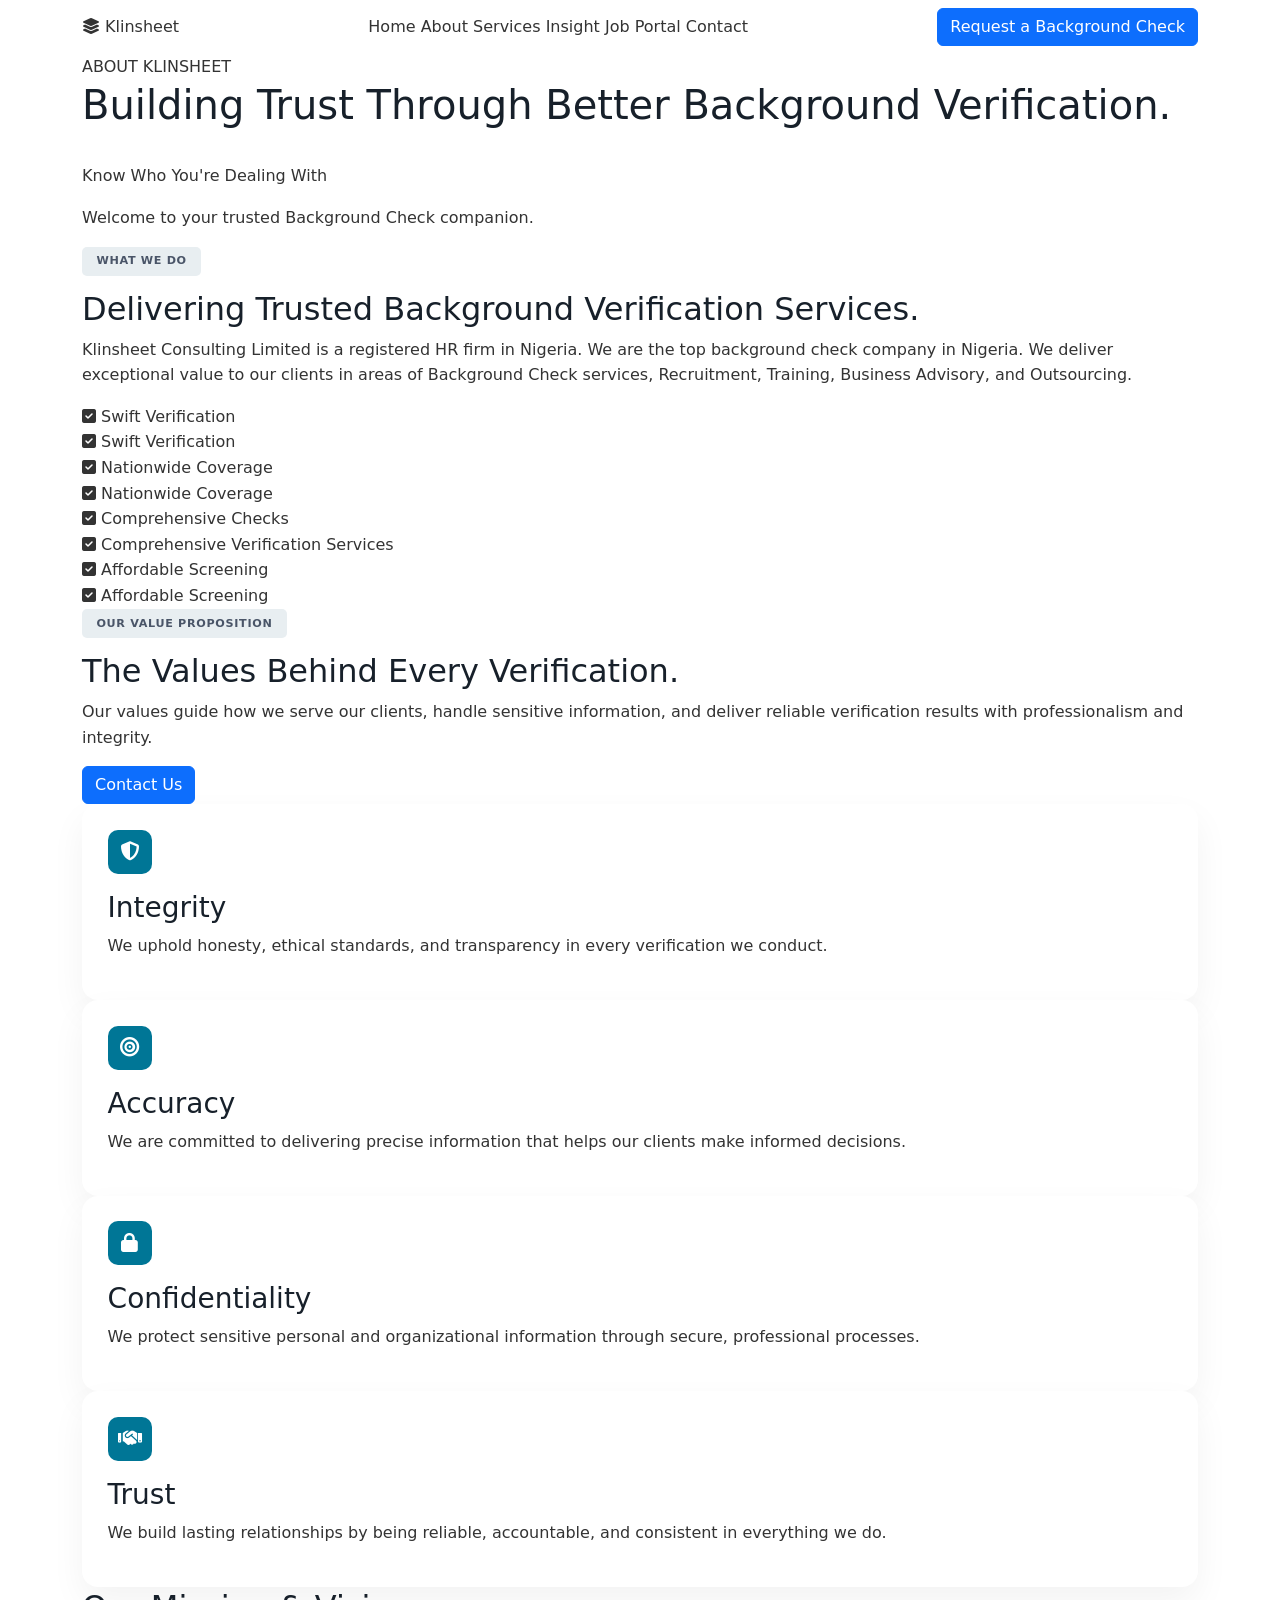
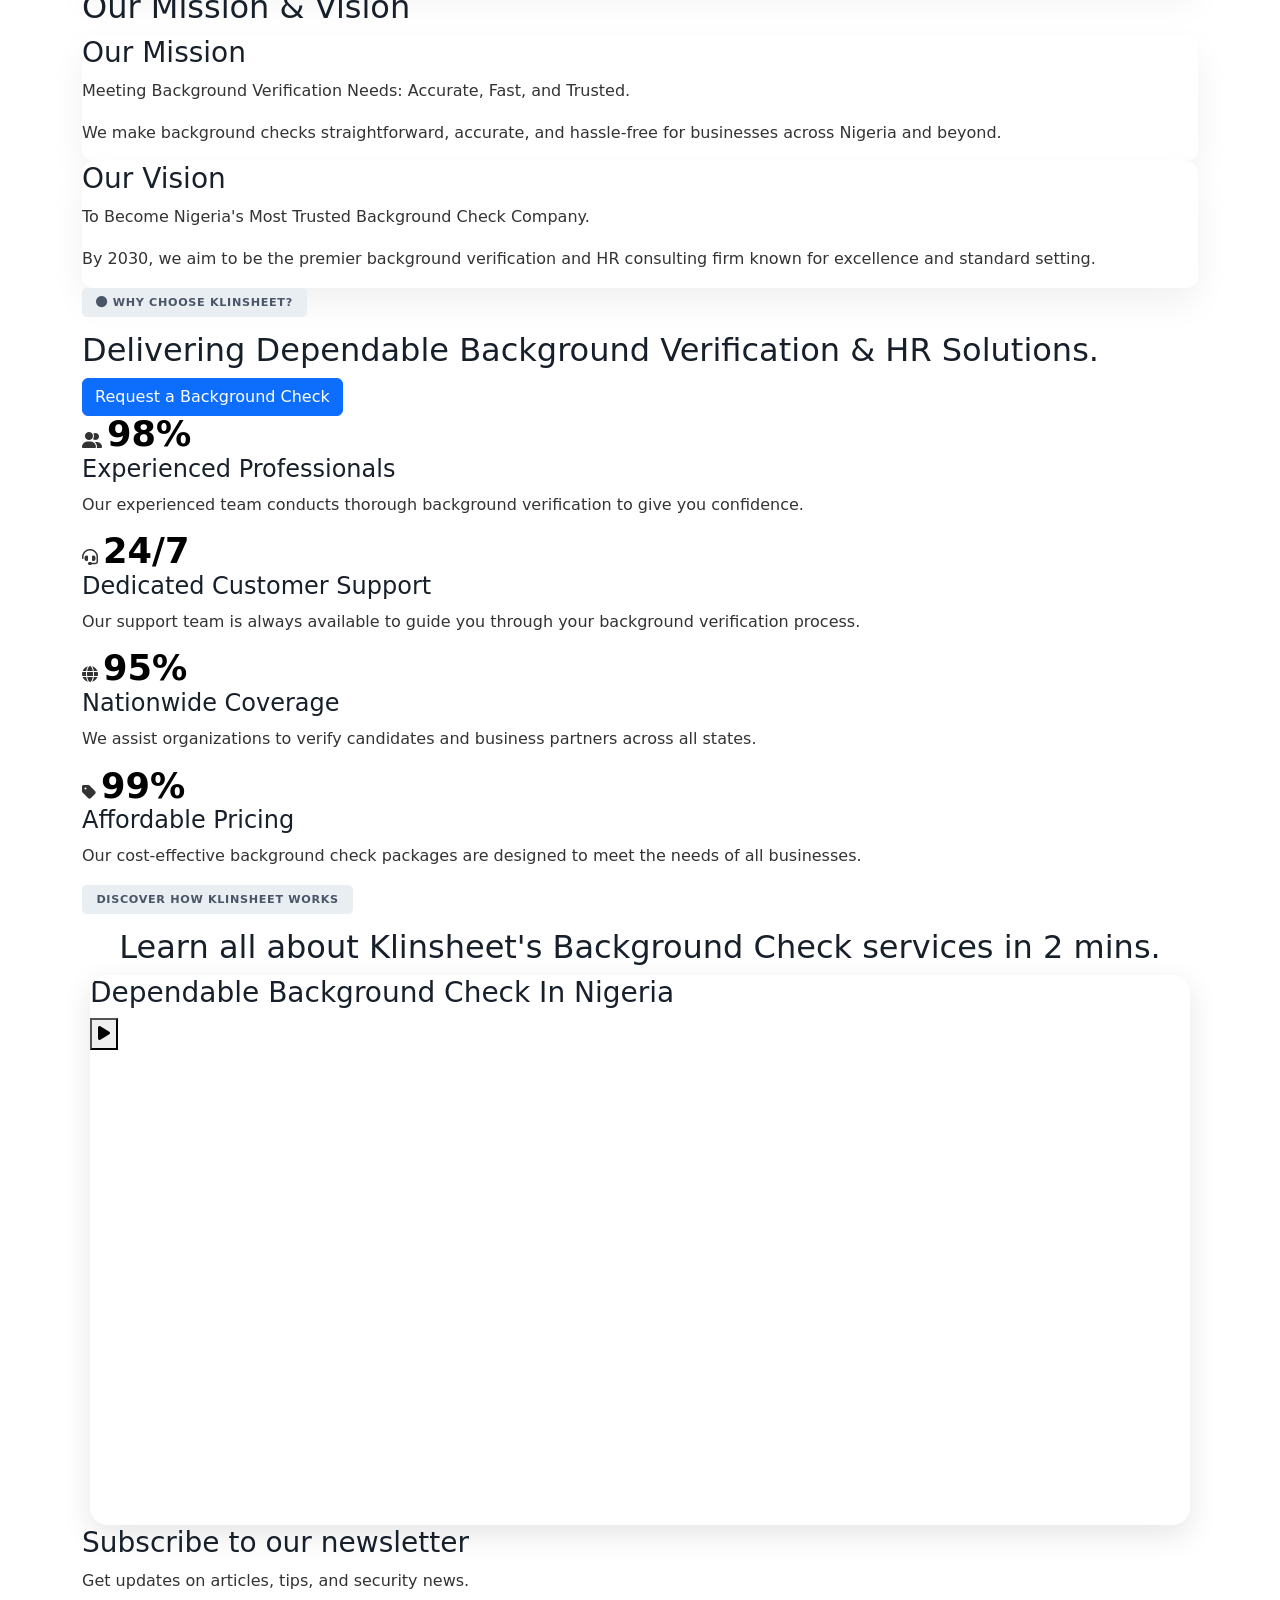
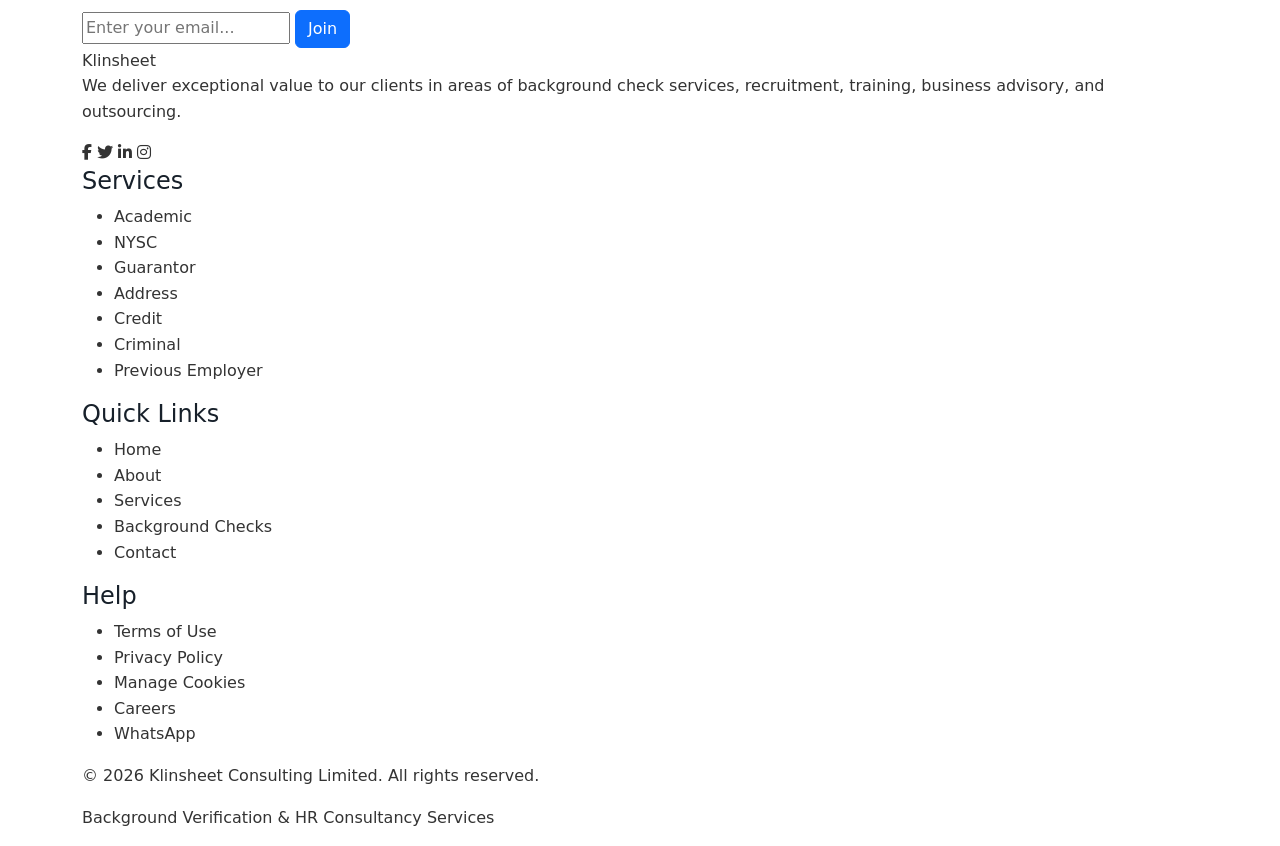
<file: about1.html>
<!DOCTYPE html>
<html lang="en">
<head>
  <meta charset="UTF-8">
  <meta name="viewport" content="width=device-width, initial-scale=1.0">
  <title>Klinsheet Consulting - About Us</title>
  <link href="https://cdn.jsdelivr.net/npm/bootstrap@5.3.3/dist/css/bootstrap.min.css" rel="stylesheet">
  <link rel="stylesheet" href="https://cdn.jsdelivr.net/npm/bootstrap-icons@1.11.3/font/bootstrap-icons.min.css">
  <link rel="stylesheet" href="https://cdnjs.cloudflare.com/ajax/libs/font-awesome/6.4.0/css/all.min.css">
  <link rel="stylesheet" href="style.css">
</head>
<body>

  <header class="navbar">
    <div class="container nav-container">
      <a href="#" class="logo">
        <span class="logo-icon"><i class="fa-solid fa-layer-group"></i></span>
        <span class="logo-text">Klinsheet</span>
      </a>
      <nav class="nav-links">
        <a href="#">Home</a>
        <a href="#" class="active">About</a>
        <a href="#">Services</a>
        <a href="#">Insight</a>
        <a href="#">Job Portal</a>
        <a href="#">Contact</a>
      </nav>
      <a href="#" class="btn btn-primary">Request a Background Check</a>
    </div>
  </header>

  <section class="hero">
    <div class="container hero-container">
      <div class="hero-badge">ABOUT KLINSHEET</div>
      <h1>Building Trust Through Better Background Verification.</h1>
    </div>
  </section>

  <section class="about-intro container">
    <div class="intro-graphics">
      <div class="phone-mockup phone-1">
        <div class="phone-screen orange-screen">
          <i class="fa-solid fa-shield-check icon-large"></i>
          <p class="mockup-title">Know Who You're Dealing With</p>
        </div>
      </div>
      <div class="phone-mockup phone-2">
        <div class="phone-screen dark-screen">
          <p class="mockup-title">Welcome to your trusted Background Check companion.</p>
        </div>
      </div>
    </div>
    
    <div class="intro-content">
      <span class="section-tag">WHAT WE DO</span>
      <h2>Delivering Trusted Background Verification Services.</h2>
      <p class="lead-text">
        Klinsheet Consulting Limited is a registered HR firm in Nigeria. We are the top background check company in Nigeria. We deliver exceptional value to our clients in areas of Background Check services, Recruitment, Training, Business Advisory, and Outsourcing.
      </p>
      
      <div class="checklist-grid">
        <div class="check-item"><i class="fa-solid fa-square-check"></i> Swift Verification</div>
        <div class="check-item"><i class="fa-solid fa-square-check"></i> Swift Verification</div>
        <div class="check-item"><i class="fa-solid fa-square-check"></i> Nationwide Coverage</div>
        <div class="check-item"><i class="fa-solid fa-square-check"></i> Nationwide Coverage</div>
        <div class="check-item"><i class="fa-solid fa-square-check"></i> Comprehensive Checks</div>
        <div class="check-item"><i class="fa-solid fa-square-check"></i> Comprehensive Verification Services</div>
        <div class="check-item"><i class="fa-solid fa-square-check"></i> Affordable Screening</div>
        <div class="check-item"><i class="fa-solid fa-square-check"></i> Affordable Screening</div>
      </div>
    </div>
  </section>

  <section class="values container">
    <div class="values-intro">
      <span class="section-tag">OUR VALUE PROPOSITION</span>
      <h2>The Values Behind Every Verification.</h2>
      <p>Our values guide how we serve our clients, handle sensitive information, and deliver reliable verification results with professionalism and integrity.</p>
      <a href="#" class="btn btn-primary">Contact Us</a>
    </div>

    <div class="values-grid">
      <div class="value-card">
        <div class="value-icon"><i class="fa-solid fa-shield-halved"></i></div>
        <h3>Integrity</h3>
        <p>We uphold honesty, ethical standards, and transparency in every verification we conduct.</p>
      </div>
      <div class="value-card">
        <div class="value-icon"><i class="fa-solid fa-bullseye"></i></div>
        <h3>Accuracy</h3>
        <p>We are committed to delivering precise information that helps our clients make informed decisions.</p>
      </div>
      <div class="value-card">
        <div class="value-icon"><i class="fa-solid fa-lock"></i></div>
        <h3>Confidentiality</h3>
        <p>We protect sensitive personal and organizational information through secure, professional processes.</p>
      </div>
      <div class="value-card">
        <div class="value-icon"><i class="fa-solid fa-handshake"></i></div>
        <h3>Trust</h3>
        <p>We build lasting relationships by being reliable, accountable, and consistent in everything we do.</p>
      </div>
    </div>
  </section>

  <section class="mission-vision">
    <div class="container mv-grid">
      <div class="mv-left">
        <h2>Our Mission & Vision</h2>
      </div>
      
      <div class="mv-cards">
        <div class="mv-card">
          <div class="card-text">
            <h3>Our Mission</h3>
            <p>Meeting Background Verification Needs: Accurate, Fast, and Trusted.</p>
            <p class="sub-text">We make background checks straightforward, accurate, and hassle-free for businesses across Nigeria and beyond.</p>
          </div>
          <div class="card-phone phone-orange"></div>
        </div>

        <div class="mv-card">
          <div class="card-text">
            <h3>Our Vision</h3>
            <p>To Become Nigeria's Most Trusted Background Check Company.</p>
            <p class="sub-text">By 2030, we aim to be the premier background verification and HR consulting firm known for excellence and standard setting.</p>
          </div>
          <div class="card-phone phone-green"></div>
        </div>
      </div>
    </div>
  </section>

  <section class="why-us container">
    <div class="why-us-header">
      <span class="section-tag"><i class="fa-solid fa-circle"></i> Why Choose Klinsheet?</span>
      <h2>Delivering Dependable Background Verification & HR Solutions.</h2>
      <a href="#" class="btn btn-primary">Request a Background Check</a>
    </div>

    <div class="stats-grid">
      <div class="stat-card">
        <div class="stat-top">
          <i class="fa-solid fa-user-group stat-icon"></i>
          <span class="stat-number">98%</span>
        </div>
        <h4>Experienced Professionals</h4>
        <p>Our experienced team conducts thorough background verification to give you confidence.</p>
      </div>

      <div class="stat-card">
        <div class="stat-top">
          <i class="fa-solid fa-headset stat-icon"></i>
          <span class="stat-number">24/7</span>
        </div>
        <h4>Dedicated Customer Support</h4>
        <p>Our support team is always available to guide you through your background verification process.</p>
      </div>

      <div class="stat-card">
        <div class="stat-top">
          <i class="fa-solid fa-globe stat-icon"></i>
          <span class="stat-number">95%</span>
        </div>
        <h4>Nationwide Coverage</h4>
        <p>We assist organizations to verify candidates and business partners across all states.</p>
      </div>

      <div class="stat-card">
        <div class="stat-top">
          <i class="fa-solid fa-tag stat-icon"></i>
          <span class="stat-number">99%</span>
        </div>
        <h4>Affordable Pricing</h4>
        <p>Our cost-effective background check packages are designed to meet the needs of all businesses.</p>
      </div>
    </div>
  </section>

  <section class="video-section container">
    <span class="section-tag text-center">DISCOVER HOW KLINSHEET WORKS</span>
    <h2 class="text-center">Learn all about Klinsheet's Background Check services in 2 mins.</h2>
    <div class="video-banner">
      <h3>Dependable Background Check In Nigeria</h3>
      <button class="play-btn"><i class="fa-solid fa-play"></i></button>
    </div>
  </section>

  <section class="newsletter">
    <div class="container newsletter-grid">
      <div class="newsletter-text">
        <h3>Subscribe to our newsletter</h3>
        <p>Get updates on articles, tips, and security news.</p>
      </div>
      <form class="newsletter-form">
        <input type="email" placeholder="Enter your email..." required>
        <button type="submit" class="btn btn-primary">Join</button>
      </form>
    </div>
  </section>

  <footer class="footer">
    <div class="container footer-grid">
      <div class="footer-brand">
        <a href="#" class="logo white-logo">
          <span class="logo-text">Klinsheet</span>
        </a>
        <p>We deliver exceptional value to our clients in areas of background check services, recruitment, training, business advisory, and outsourcing.</p>
        <div class="social-links">
          <a href="#"><i class="fa-brands fa-facebook-f"></i></a>
          <a href="#"><i class="fa-brands fa-twitter"></i></a>
          <a href="#"><i class="fa-brands fa-linkedin-in"></i></a>
          <a href="#"><i class="fa-brands fa-instagram"></i></a>
        </div>
      </div>

      <div class="footer-col">
        <h4>Services</h4>
        <ul>
          <li><a href="#">Academic</a></li>
          <li><a href="#">NYSC</a></li>
          <li><a href="#">Guarantor</a></li>
          <li><a href="#">Address</a></li>
          <li><a href="#">Credit</a></li>
          <li><a href="#">Criminal</a></li>
          <li><a href="#">Previous Employer</a></li>
        </ul>
      </div>

      <div class="footer-col">
        <h4>Quick Links</h4>
        <ul>
          <li><a href="#">Home</a></li>
          <li><a href="#">About</a></li>
          <li><a href="#">Services</a></li>
          <li><a href="#">Background Checks</a></li>
          <li><a href="#">Contact</a></li>
        </ul>
      </div>

      <div class="footer-col">
        <h4>Help</h4>
        <ul>
          <li><a href="#">Terms of Use</a></li>
          <li><a href="#">Privacy Policy</a></li>
          <li><a href="#">Manage Cookies</a></li>
          <li><a href="#">Careers</a></li>
          <li><a href="#">WhatsApp</a></li>
        </ul>
      </div>
    </div>

    <div class="footer-bottom container">
      <p>&copy; 2026 Klinsheet Consulting Limited. All rights reserved.</p>
      <p>Background Verification & HR Consultancy Services</p>
    </div>
  </footer>

</body>
</html>
</file>
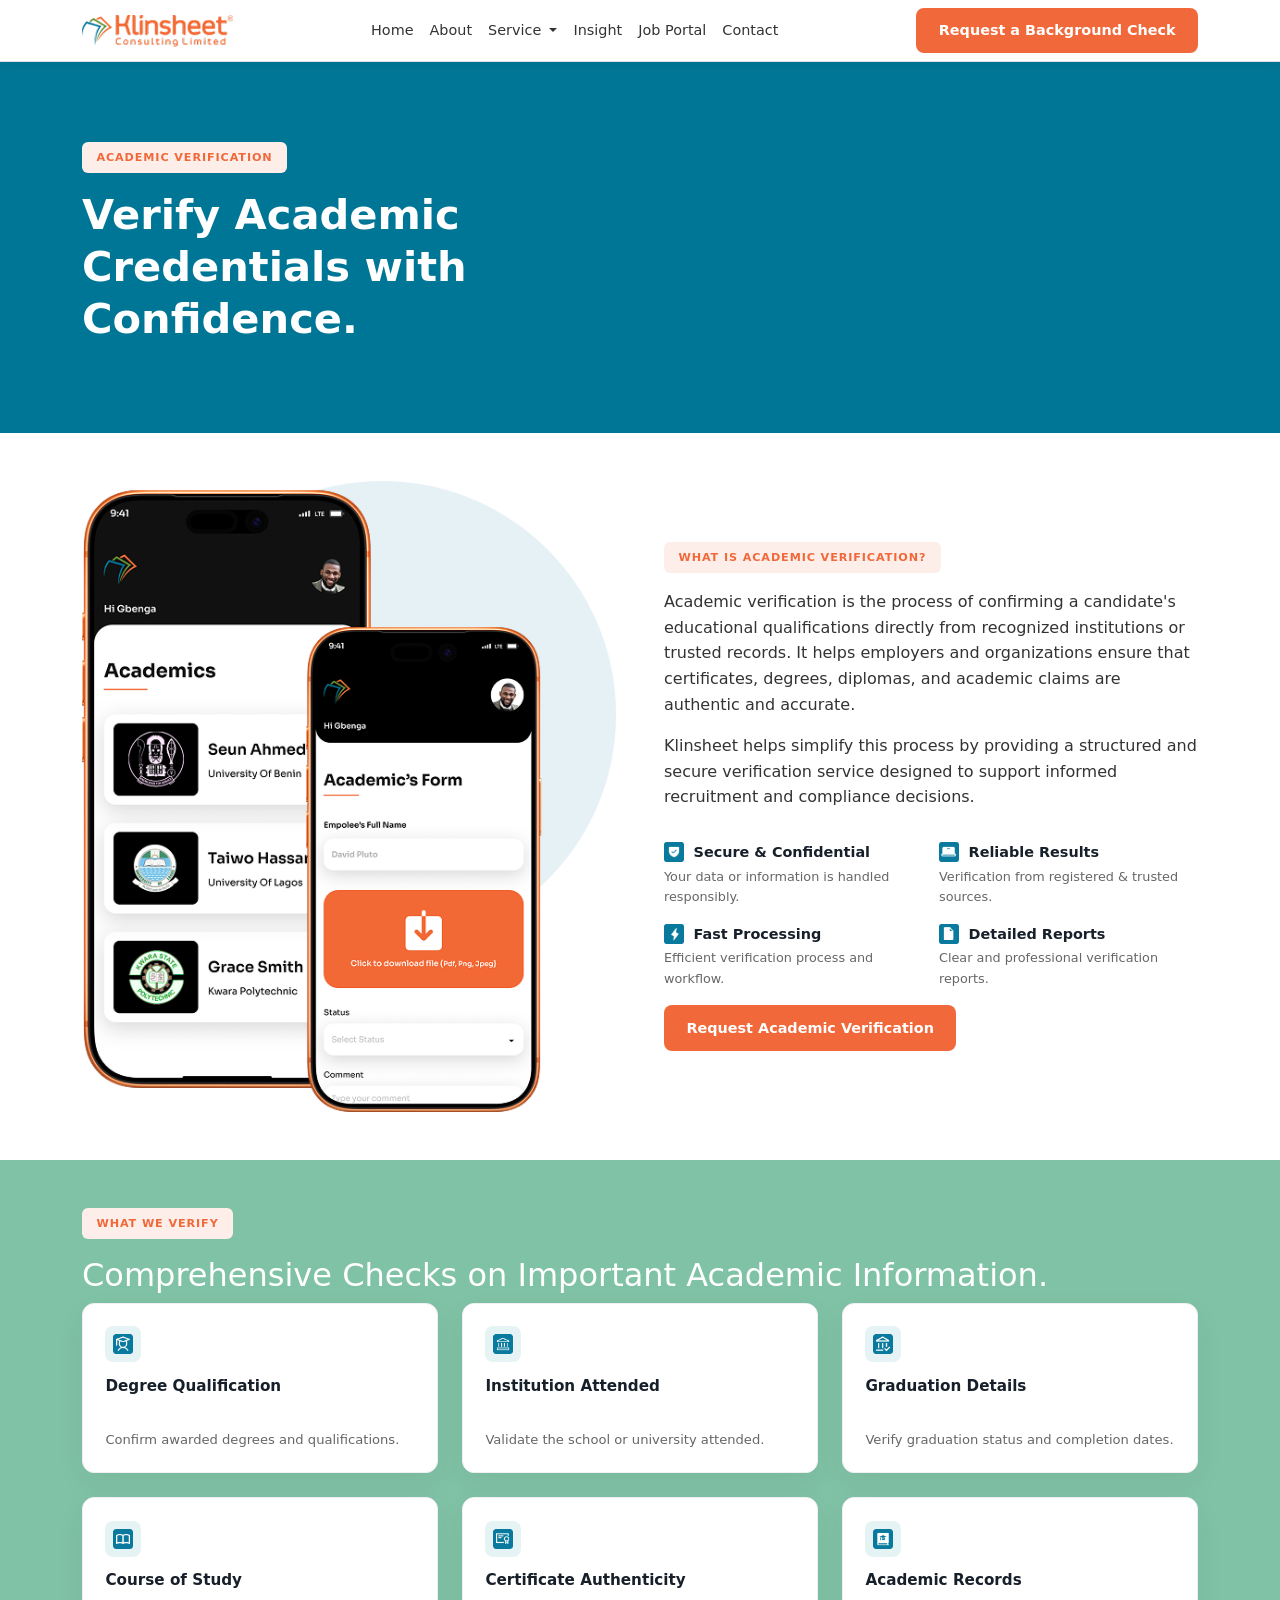
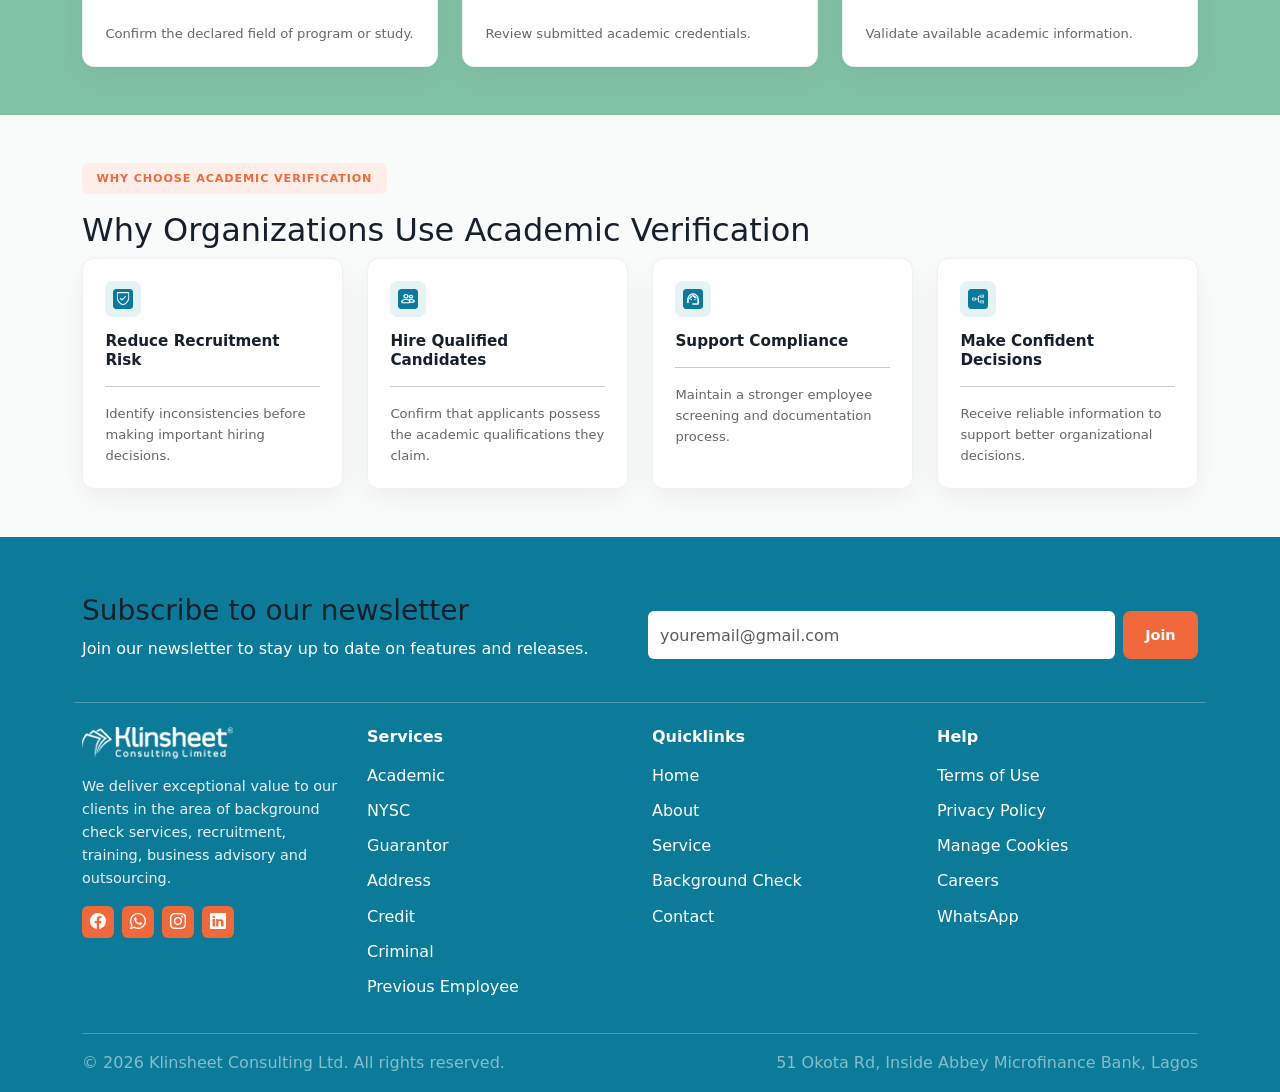
<file: academic verification.html>
<!DOCTYPE html>
<html lang="en">
<head>
  <meta charset="UTF-8">
  <meta name="viewport" content="width=device-width, initial-scale=1.0">
  <title>Academic Verification - Klinsheet</title>
  
  <!-- Bootstrap 5 CSS -->
  <link href="https://cdn.jsdelivr.net/npm/bootstrap@5.3.3/dist/css/bootstrap.min.css" rel="stylesheet">
<link rel="stylesheet" href="style.css">
  <!-- Bootstrap Icons -->
  <link rel="stylesheet" href="https://cdn.jsdelivr.net/npm/bootstrap-icons@1.11.3/font/bootstrap-icons.min.css">
  
  
</head>
<body>

  <!-- BOOTSTRAP NAVBAR -->
  <nav class="navbar navbar-expand-lg navbar-custom border-bottom sticky-top">
    <div class="container">
      <a class="navbar-brand navbar-brand-custom" href="#">
        <img class="img-fluid" src="images/klinsheet logo 1.png" alt="Klinsheet Logo">
      </a>
      <button class="navbar-toggler" type="button" data-bs-toggle="collapse" data-bs-target="#navMenu">
        <span class="navbar-toggler-icon"></span>
      </button>
      <div class="collapse navbar-collapse" id="navMenu">
        <ul class="navbar-nav mx-auto mb-2 mb-lg-0">
          <li class="nav-item"><a class="nav-link nav-link-custom" href="index.html">Home</a></li>
          <li class="nav-item"><a class="nav-link nav-link-custom" href="About.html">About</a></li>
            <li class="nav-item dropdown">
  <a class="nav-link nav-link-custom dropdown-toggle" href="#" id="servicesDropdown" role="button" data-bs-toggle="dropdown" aria-expanded="false">
    Service
  </a>
  <ul class="dropdown-menu dropdown-menu-glass" aria-labelledby="servicesDropdown">
    <li><a class="dropdown-item" href="academic verification.html">Academic Verification</a></li>
    <li><a class="dropdown-item" href="previous employer check.html">Previous Employee Check</a></li>
    <li><a class="dropdown-item" href="guarantor check.html">Guarantor/ Reference Check</a></li>
    <li><a class="dropdown-item" href="nysc verification.html">NYSC Verification</a></li>
    <li><a class="dropdown-item" href="address confirmation.html">Address Confirmation</a></li>
    <li><a class="dropdown-item" href="credit check.html">Credit Check</a></li>
    <li><a class="dropdown-item " href="criminal ceck.html">Criminal Check</a></li>
  </ul>
</li>
          <li class="nav-item"><a class="nav-link nav-link-custom" href="#">Insight</a></li>
          <li class="nav-item"><a class="nav-link nav-link-custom" href="#">Job Portal</a></li>
          <li class="nav-item"><a class="nav-link nav-link-custom" href="contact us.html">Contact</a></li>
        </ul>
        <a href="request background check.html" class="btn-orange ms-lg-3 mt-3 mt-lg-0">Request a Background Check</a>
      </div>
    </div>
  </nav>

  <!-- HERO SECTION -->
  <section class="hero-inner"><div class="container"><span class="badge-orange">Academic Verification</span><h1>Verify Academic Credentials with Confidence.</h1></div></section>

  <!-- ABOUT SECTION -->
  <section class="py-5"><div class="container"><div class="row align-items-center g-5"><div class="col-lg-6 text-center"><div>
        <img class="img-fluid" src="images/Group 33374.png" alt="App Preview">
      </div></div><div class="col-lg-6">
      <span class="badge-orange">What is Academic Verification?</span>
      <p>Academic verification is the process of confirming a candidate's educational  qualifications directly from recognized institutions or trusted records. It helps  employers and organizations ensure that certificates, degrees, diplomas, and  academic claims are authentic and accurate.</p>
      <p>Klinsheet helps simplify this process by providing a structured and secure verification service designed to support informed recruitment and compliance decisions.</p>

      <div class="row g-3 my-3">
        <div class="col-sm-6"><div class="feature-item">
          <div class="feature-header">
          <img class="img-fluid" src="images/Frame (2).png" alt="">
          <h4>Secure & Confidential</h4>
          </div>
          <p>Your data or information is handled  responsibly.</p></div></div>
        <div class="col-sm-6"><div class="feature-item">
          <div class="feature-header">
          <img class="img-fluid" src="images/Frame (3).png" alt="">
          <h4>Reliable Results</h4>
          </div>
          <p>Verification from registered &  trusted sources.</p></div></div>
        <div class="col-sm-6"><div class="feature-item">
          <div class="feature-header">
          <img class="img-fluid" src="images/Frame (4).png" alt="">
          <h4>Fast Processing</h4>
          </div>
          <p>Efficient verification process and workflow.</p></div></div>
        <div class="col-sm-6"><div class="feature-item">
          <div class="feature-header">
            <img class="img-fluid" src="images/Frame (5).png" alt="">
          <h4>Detailed Reports</h4>
          </div>
          <p>Clear and professional verification reports.</p></div></div>
      </div>

      <a href="request background check.html" class="btn-orange">Request Academic Verification</a></div></div></div></section>

  <!-- VERIFY SECTION -->
  <section class="verify-band py-5"><div class="container">
    <span class="badge-orange">What We Verify</span>
    <h2>Comprehensive Checks on Important Academic Information.</h2>

    <div class="row g-4">
      <div class="col-md-6 col-lg-4"><div class="card-custom h-100">
        <div class="card-icon">
          <img class="img-fluid" src="images/Frame.png" alt="">
        </div>
        <h3>Degree Qualification</h3>
        <hr>
        <p>Confirm awarded degrees and  qualifications.</p></div></div>
      <div class="col-md-6 col-lg-4"><div class="card-custom h-100">
        <div class="card-icon"><img class="img-fluid" src="images/cil_institution.png" alt="">
        </div>
        <h3>Institution Attended</h3>
        <hr>
        <p>Validate the school or university  attended.</p></div></div>
      <div class="col-md-6 col-lg-4"><div class="card-custom h-100">
        <div class="card-icon">
          <img class="img-fluid" src="images/tdesign_institution-checked (1).png" alt="">
        </div>
        <h3>Graduation Details</h3>
        <hr>
        <p>Verify graduation status and  completion dates.</p></div></div>
      <div class="col-md-6 col-lg-4"><div class="card-custom h-100">
        <div class="card-icon">
          <img class="img-fluid" src="images/tabler_book.png" alt="">
        </div>
        <h3>Course of Study</h3>
        <hr>
        <p>Confirm the declared field of program  or study.</p></div></div>
      <div class="col-md-6 col-lg-4"><div class="card-custom h-100">
        <div class="card-icon"><img class="img-fluid" src="images/griddy-icons_certificate.png" alt=""></div>
        <h3>Certificate Authenticity</h3>
        <hr>
        <p>Review submitted academic  credentials.</p></div></div>
      <div class="col-md-6 col-lg-4"><div class="card-custom h-100">
        <div class="card-icon"><img class="img-fluid" src="images/pinhead_book-with-square-academic-cap.png" alt=""></div>
        <h3>Academic Records</h3>
        <hr>
        <p>Validate available academic  information.</p>
      </div></div></div></div></section>

  <!-- WHY CHOOSE SECTION -->
  <section class="why-section py-5"><div class="container"><span class="badge-orange">Why Choose Academic Verification</span>
    <h2>Why Organizations Use  Academic Verification</h2>

    <div class="row g-4">
      <div class="col-sm-6 col-lg-3"><div class="card-custom h-100">
        <div class="card-icon">
          <img class="img-fluid" src="images/Frame (1).png" alt="">
        </div>
        <h3>Reduce Recruitment Risk</h3>
        <hr>
        <p>Identify inconsistencies  before making important  hiring decisions.</p></div></div>
      <div class="col-sm-6 col-lg-3"><div class="card-custom h-100">
        <div class="card-icon">
        <img class="img-fluid" src="images/gravity-ui_persons.png" alt="">
        </div>
        <h3>Hire Qualified Candidates</h3>
        <hr>
        <p>Confirm that applicants  possess the academic  qualifications they claim.</p></div></div>
      <div class="col-sm-6 col-lg-3"><div class="card-custom h-100">
        <div class="card-icon">
          <img class="img-fluid" src="images/ic_sharp-support-agent.png" alt="">
        </div>
        <h3>Support Compliance</h3>
        <hr>
        <p>Maintain a stronger  employee screening and  documentation process.</p></div></div>
      <div class="col-sm-6 col-lg-3"><div class="card-custom h-100">
        <div class="card-icon">
          <img class="img-fluid" src="images/carbon_decision-tree.png" alt="">
        </div>
        <h3>Make Confident Decisions</h3>
        <hr>
        <p>Receive reliable information  to support better  organizational decisions.</p>
      </div></div></div></div></section>

  <!-- FOOTER -->
  <footer class="site-footer"><div class="container"><div class="row align-items-center g-3 pb-4 mb-4 border-bottom border-white border-opacity-25">
      <div class="col-lg-6">
        <h3 class="newsletter-title">Subscribe to our newsletter</h3>
        <p>Join our newsletter to stay up to date on features and releases.</p>
      </div>
      <div class="col-lg-6"><form class="d-flex gap-2 justify-content-lg-end" onsubmit="event.preventDefault();"><input class="form-control newsletter-input" type="email" placeholder="youremail@gmail.com"><button class="btn-orange">Join</button></form></div>
    </div>

    <div class="row g-4">
      <div class="col-6 col-lg-3">
        <div class="mb-3"><img class="img-fluid footer-logo" src="images/klinsheet logo 1.png" alt="Klinsheet Logo" ></div>
        <p class="footer-description">We deliver exceptional value to our clients in the area of background check services, recruitment, training, business advisory and outsourcing.</p>
        <div class="d-flex gap-2 mt-3">
          <a href="#" class="social-box"><i class="bi bi-facebook"></i></a>
          <a href="#" class="social-box"><i class="bi bi-whatsapp"></i></a>
          <a href="#" class="social-box"><i class="bi bi-instagram"></i></a>
          <a href="#" class="social-box"><i class="bi bi-linkedin"></i></a>
        </div>
      </div>
      <div class="col-6 col-lg-3">
        <h6 class="footer-heading">Services</h6>
        <ul class="footer-links">
          <li>Academic</li>
          <li>NYSC</li>
          <li>Guarantor</li>
          <li>Address</li>
          <li>Credit</li>
          <li>Criminal</li>
          <li>Previous Employee</li>
        </ul>
      </div>
      <div class="col-6 col-lg-3">
        <h6 class="footer-heading">Quicklinks</h6>
        <ul class="footer-links">
          <li>Home</li>
          <li>About</li>
          <li>Service</li>
          <li>Background Check</li>
          <li>Contact</li>
        </ul>
      </div>
      <div class="col-6 col-lg-3">
        <h6 class="footer-heading">Help</h6>
        <ul class="footer-links">
          <li>Terms of Use</li>
          <li>Privacy Policy</li>
          <li>Manage Cookies</li>
          <li>Careers</li>
          <li>WhatsApp</li>
        </ul>
      </div>
    </div><div class="d-flex flex-column flex-md-row justify-content-between gap-2 pt-3 mt-4 border-top border-white border-opacity-25 text-white-50">
      <p class="mb-0">&copy; 2026 Klinsheet Consulting Ltd. All rights reserved.</p>
      <p>51 Okota Rd, Inside Abbey Microfinance Bank, Lagos</p>
    </div></div></footer>

  <!-- Bootstrap 5 Bundle JS -->
  <script src="https://cdn.jsdelivr.net/npm/bootstrap@5.3.3/dist/js/bootstrap.bundle.min.js"></script>
</body>
</html>
</file>
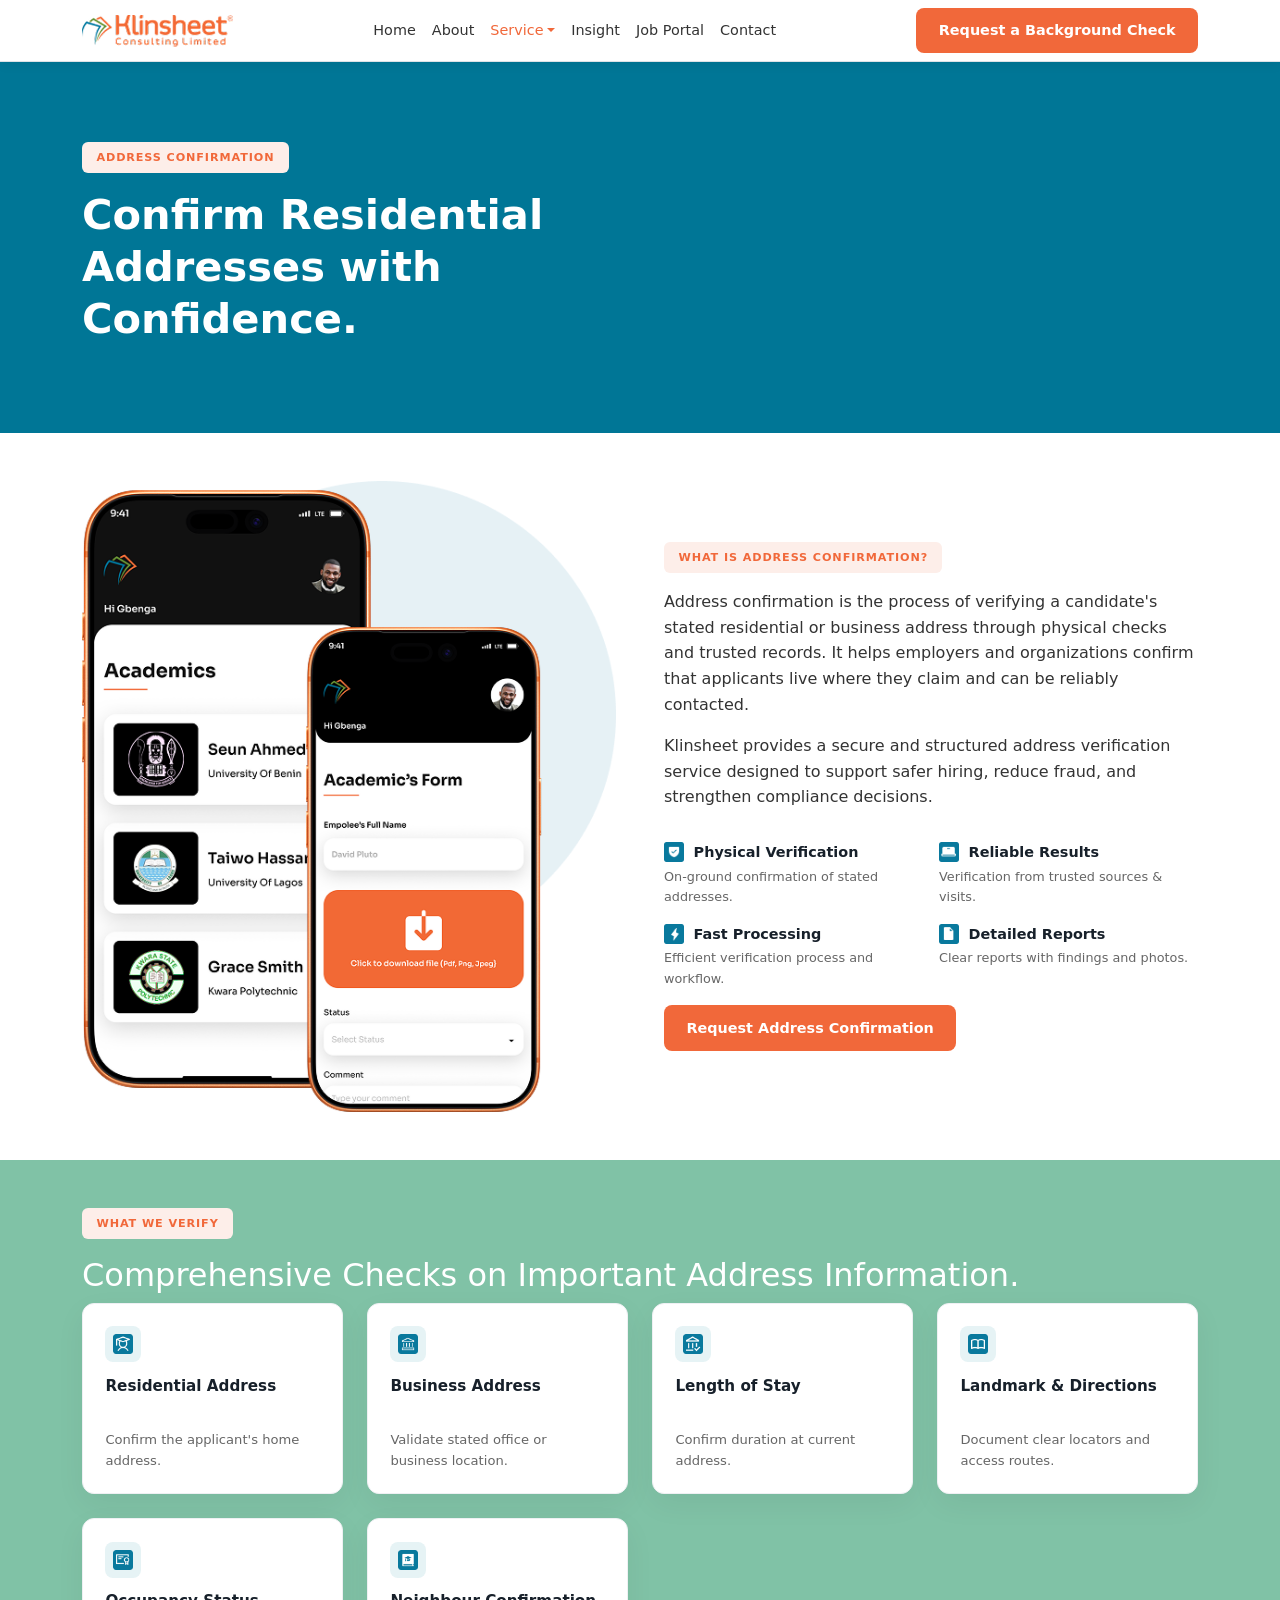
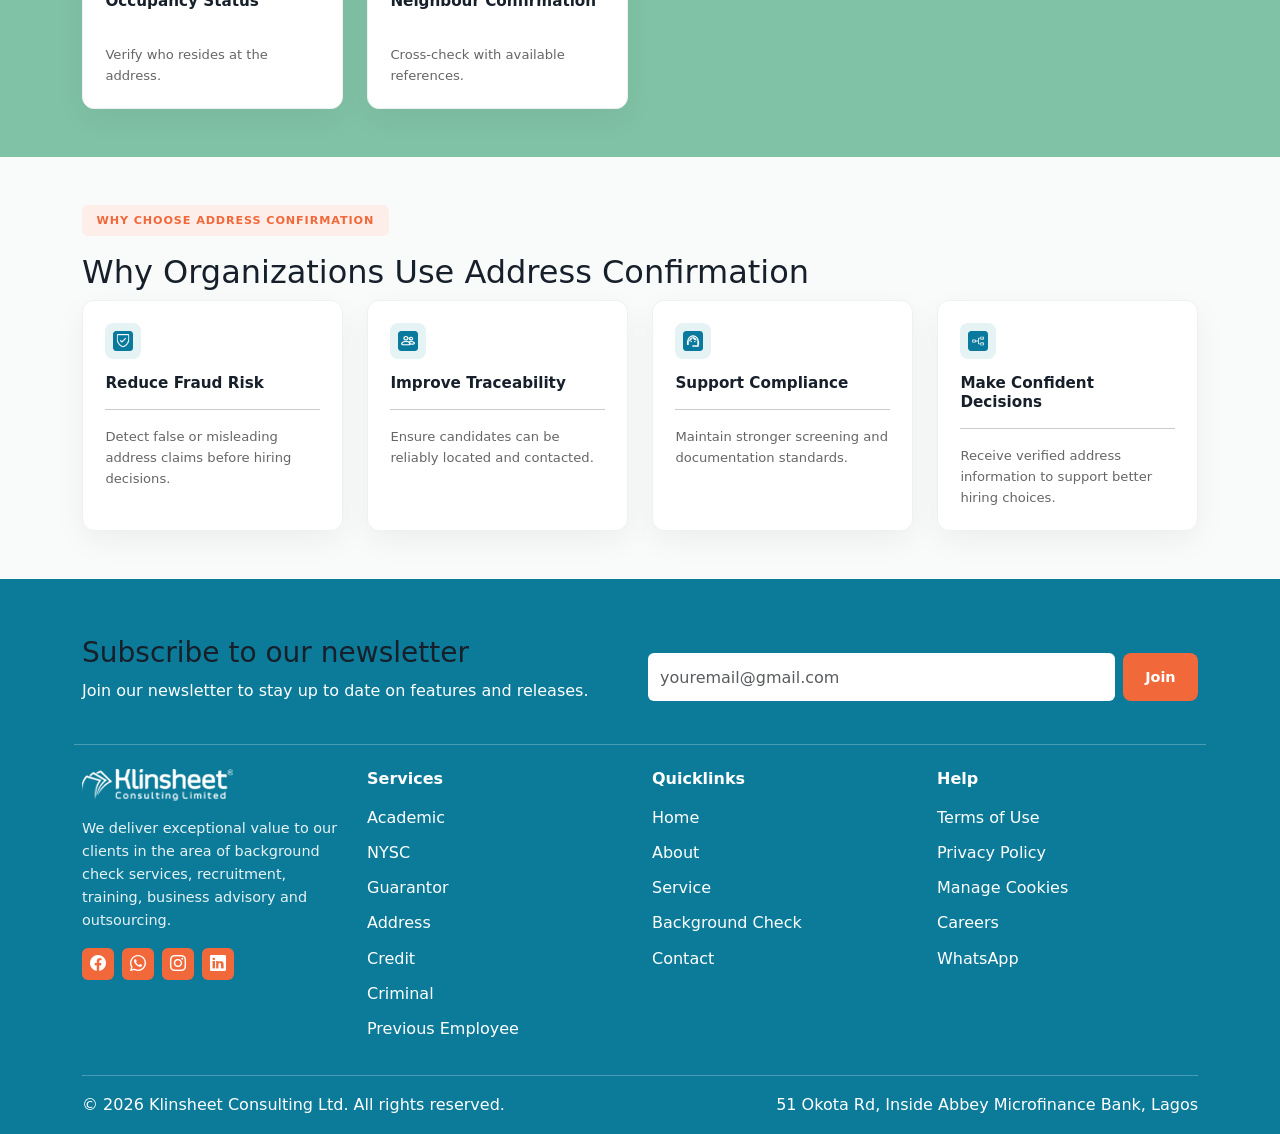
<file: address confirmation.html>
<!DOCTYPE html>
<html lang="en">
<head>
  <meta charset="UTF-8">
  <meta name="viewport" content="width=device-width, initial-scale=1.0">
  <title>Address Confirmation - Klinsheet</title>
  <link href="https://cdn.jsdelivr.net/npm/bootstrap@5.3.3/dist/css/bootstrap.min.css" rel="stylesheet">
<link rel="stylesheet" href="style.css">
  <link rel="stylesheet" href="https://cdn.jsdelivr.net/npm/bootstrap-icons@1.11.3/font/bootstrap-icons.min.css">
  
</head>
<body>
  <nav class="navbar navbar-expand-lg navbar-custom border-bottom sticky-top">
    <div class="container">
      <a class="navbar-brand" href="index.html"><img class="img-fluid" src="images/klinsheet logo 1.png" alt="Klinsheet Logo"></a>
      <button class="navbar-toggler" type="button" data-bs-toggle="collapse" data-bs-target="#navMenu"><span class="navbar-toggler-icon"></span></button>
      <div class="collapse navbar-collapse" id="navMenu">
        <ul class="navbar-nav mx-auto mb-2 mb-lg-0">
          <li class="nav-item"><a class="nav-link nav-link-custom" href="index.html">Home</a></li>
          <li class="nav-item"><a class="nav-link nav-link-custom" href="About.html">About</a></li>
          <li class="nav-item dropdown">
            <a class="nav-link nav-link-custom dropdown-toggle active" href="#" id="servicesDropdown" role="button" data-bs-toggle="dropdown" aria-expanded="false">Service</a>
            <ul class="dropdown-menu dropdown-menu-glass" aria-labelledby="servicesDropdown">
              <li><a class="dropdown-item" href="academic verification.html">Academic Verification</a></li>
              <li><a class="dropdown-item" href="previous employer check.html">Previous Employee Check</a></li>
              <li><a class="dropdown-item" href="guarantor check.html">Guarantor/ Reference Check</a></li>
              <li><a class="dropdown-item" href="nysc verification.html">NYSC Verification</a></li>
              <li><a class="dropdown-item active" href="address confirmation.html">Address Confirmation</a></li>
              <li><a class="dropdown-item" href="credit check.html">Credit Check</a></li>
              <li><a class="dropdown-item" href="criminal ceck.html">Criminal Check</a></li>
            </ul>
          </li>
          <li class="nav-item"><a class="nav-link nav-link-custom" href="#">Insight</a></li>
          <li class="nav-item"><a class="nav-link nav-link-custom" href="#">Job Portal</a></li>
          <li class="nav-item"><a class="nav-link nav-link-custom" href="contact us.html">Contact</a></li>
        </ul>
        <a href="request background check.html" class="btn-orange ms-lg-3 mt-3 mt-lg-0">Request a Background Check</a>
      </div>
    </div>
  </nav>

  <section class="hero-inner"><div class="container"><span class="badge-orange">Address Confirmation</span><h1>Confirm Residential Addresses with Confidence.</h1></div></section>

  <section class="py-5"><div class="container"><div class="row align-items-center g-5"><div class="col-lg-6 text-center"><div><img class="img-fluid" src="images/Group 33374.png" alt="Address Confirmation App Preview"></div></div><div class="col-lg-6">
      <span class="badge-orange">What is Address Confirmation?</span>
      <p>Address confirmation is the process of verifying a candidate's stated residential or business address through physical checks and trusted records. It helps employers and organizations confirm that applicants live where they claim and can be reliably contacted.</p>
      <p>Klinsheet provides a secure and structured address verification service designed to support safer hiring, reduce fraud, and strengthen compliance decisions.</p>
      <div class="row g-3 my-3">
        <div class="col-sm-6"><div class="feature-item"><div class="feature-header"><img class="img-fluid" src="images/Frame (2).png" alt=""><h4>Physical Verification</h4></div><p>On-ground confirmation of stated addresses.</p></div></div>
        <div class="col-sm-6"><div class="feature-item"><div class="feature-header"><img class="img-fluid" src="images/Frame (3).png" alt=""><h4>Reliable Results</h4></div><p>Verification from trusted sources & visits.</p></div></div>
        <div class="col-sm-6"><div class="feature-item"><div class="feature-header"><img class="img-fluid" src="images/Frame (4).png" alt=""><h4>Fast Processing</h4></div><p>Efficient verification process and workflow.</p></div></div>
        <div class="col-sm-6"><div class="feature-item"><div class="feature-header"><img class="img-fluid" src="images/Frame (5).png" alt=""><h4>Detailed Reports</h4></div><p>Clear reports with findings and photos.</p></div></div>
      </div>
      <a href="request background check.html" class="btn-orange">Request Address Confirmation</a></div></div></div></section>

  <section class="verify-band py-5"><div class="container">
    <span class="badge-orange">What We Verify</span>
    <h2>Comprehensive Checks on Important Address Information.</h2>
    <div class="row g-4">
      <div class="col-sm-6 col-lg-3"><div class="card-custom h-100"><div class="card-icon"><img class="img-fluid" src="images/Frame.png" alt=""></div><h3>Residential Address</h3><hr><p>Confirm the applicant's home address.</p></div></div>
      <div class="col-sm-6 col-lg-3"><div class="card-custom h-100"><div class="card-icon"><img class="img-fluid" src="images/cil_institution.png" alt=""></div><h3>Business Address</h3><hr><p>Validate stated office or business location.</p></div></div>
      <div class="col-sm-6 col-lg-3"><div class="card-custom h-100"><div class="card-icon"><img class="img-fluid" src="images/tdesign_institution-checked (1).png" alt=""></div><h3>Length of Stay</h3><hr><p>Confirm duration at current address.</p></div></div>
      <div class="col-sm-6 col-lg-3"><div class="card-custom h-100"><div class="card-icon"><img class="img-fluid" src="images/tabler_book.png" alt=""></div><h3>Landmark & Directions</h3><hr><p>Document clear locators and access routes.</p></div></div>
      <div class="col-sm-6 col-lg-3"><div class="card-custom h-100"><div class="card-icon"><img class="img-fluid" src="images/griddy-icons_certificate.png" alt=""></div><h3>Occupancy Status</h3><hr><p>Verify who resides at the address.</p></div></div>
      <div class="col-sm-6 col-lg-3"><div class="card-custom h-100"><div class="card-icon"><img class="img-fluid" src="images/pinhead_book-with-square-academic-cap.png" alt=""></div><h3>Neighbour Confirmation</h3><hr><p>Cross-check with available references.</p></div></div></div></div></section>

  <section class="why-section py-5"><div class="container"><span class="badge-orange">Why Choose Address Confirmation</span>
    <h2>Why Organizations Use  Address Confirmation</h2>
    <div class="row g-4">
      <div class="col-sm-6 col-lg-3"><div class="card-custom h-100"><div class="card-icon"><img class="img-fluid" src="images/Frame (1).png" alt=""></div><h3>Reduce Fraud Risk</h3><hr><p>Detect false or misleading  address claims before  hiring decisions.</p></div></div>
      <div class="col-sm-6 col-lg-3"><div class="card-custom h-100"><div class="card-icon"><img class="img-fluid" src="images/gravity-ui_persons.png" alt=""></div><h3>Improve Traceability</h3><hr><p>Ensure candidates can  be reliably located  and contacted.</p></div></div>
      <div class="col-sm-6 col-lg-3"><div class="card-custom h-100"><div class="card-icon"><img class="img-fluid" src="images/ic_sharp-support-agent.png" alt=""></div><h3>Support Compliance</h3><hr><p>Maintain stronger  screening and  documentation standards.</p></div></div>
      <div class="col-sm-6 col-lg-3"><div class="card-custom h-100"><div class="card-icon"><img class="img-fluid" src="images/carbon_decision-tree.png" alt=""></div><h3>Make Confident Decisions</h3><hr><p>Receive verified address  information to support  better hiring choices.</p></div></div></div></div></section>

  <footer class="site-footer"><div class="container"><div class="row align-items-center g-3 pb-4 mb-4 border-bottom border-white border-opacity-25"><div class="col-lg-6"><h3 class="newsletter-title">Subscribe to our newsletter</h3><p>Join our newsletter to stay up to date on features and releases.</p></div><div class="col-lg-6"><form class="d-flex gap-2 justify-content-lg-end" onsubmit="event.preventDefault();"><input class="form-control newsletter-input" type="email" placeholder="youremail@gmail.com"><button class="btn-orange">Join</button></form></div></div>
    <div class="row g-4">
      <div class="col-6 col-lg-3"><div class="mb-3"><img class="img-fluid footer-logo" src="images/klinsheet logo 1.png" alt="Klinsheet Logo" ></div><p class="footer-description">We deliver exceptional value to our clients in the area of background check services, recruitment, training, business advisory and outsourcing.</p><div class="d-flex gap-2 mt-3"><a href="#" class="social-box"><i class="bi bi-facebook"></i></a><a href="#" class="social-box"><i class="bi bi-whatsapp"></i></a><a href="#" class="social-box"><i class="bi bi-instagram"></i></a><a href="#" class="social-box"><i class="bi bi-linkedin"></i></a></div></div>
      <div class="col-6 col-lg-3"><h6 class="footer-heading">Services</h6><ul class="footer-links">
          <li>Academic</li><li>NYSC</li><li>Guarantor</li><li>Address</li><li>Credit</li><li>Criminal</li><li>Previous Employee</li></ul></div>
      <div class="col-6 col-lg-3"><h6 class="footer-heading">Quicklinks</h6><ul class="footer-links">
          <li>Home</li><li>About</li><li>Service</li><li>Background Check</li><li>Contact</li></ul></div>
      <div class="col-6 col-lg-3"><h6 class="footer-heading">Help</h6><ul class="footer-links">
          <li>Terms of Use</li><li>Privacy Policy</li><li>Manage Cookies</li><li>Careers</li><li>WhatsApp</li></ul></div>
    </div><div class="d-flex flex-column flex-md-row justify-content-between gap-2 pt-3 mt-4 border-top border-white border-opacity-25"><p>&copy; 2026 Klinsheet Consulting Ltd. All rights reserved.</p><p>51 Okota Rd, Inside Abbey Microfinance Bank, Lagos</p></div></div></footer>
  <script src="https://cdn.jsdelivr.net/npm/bootstrap@5.3.3/dist/js/bootstrap.bundle.min.js"></script>
</body>
</html>
</file>
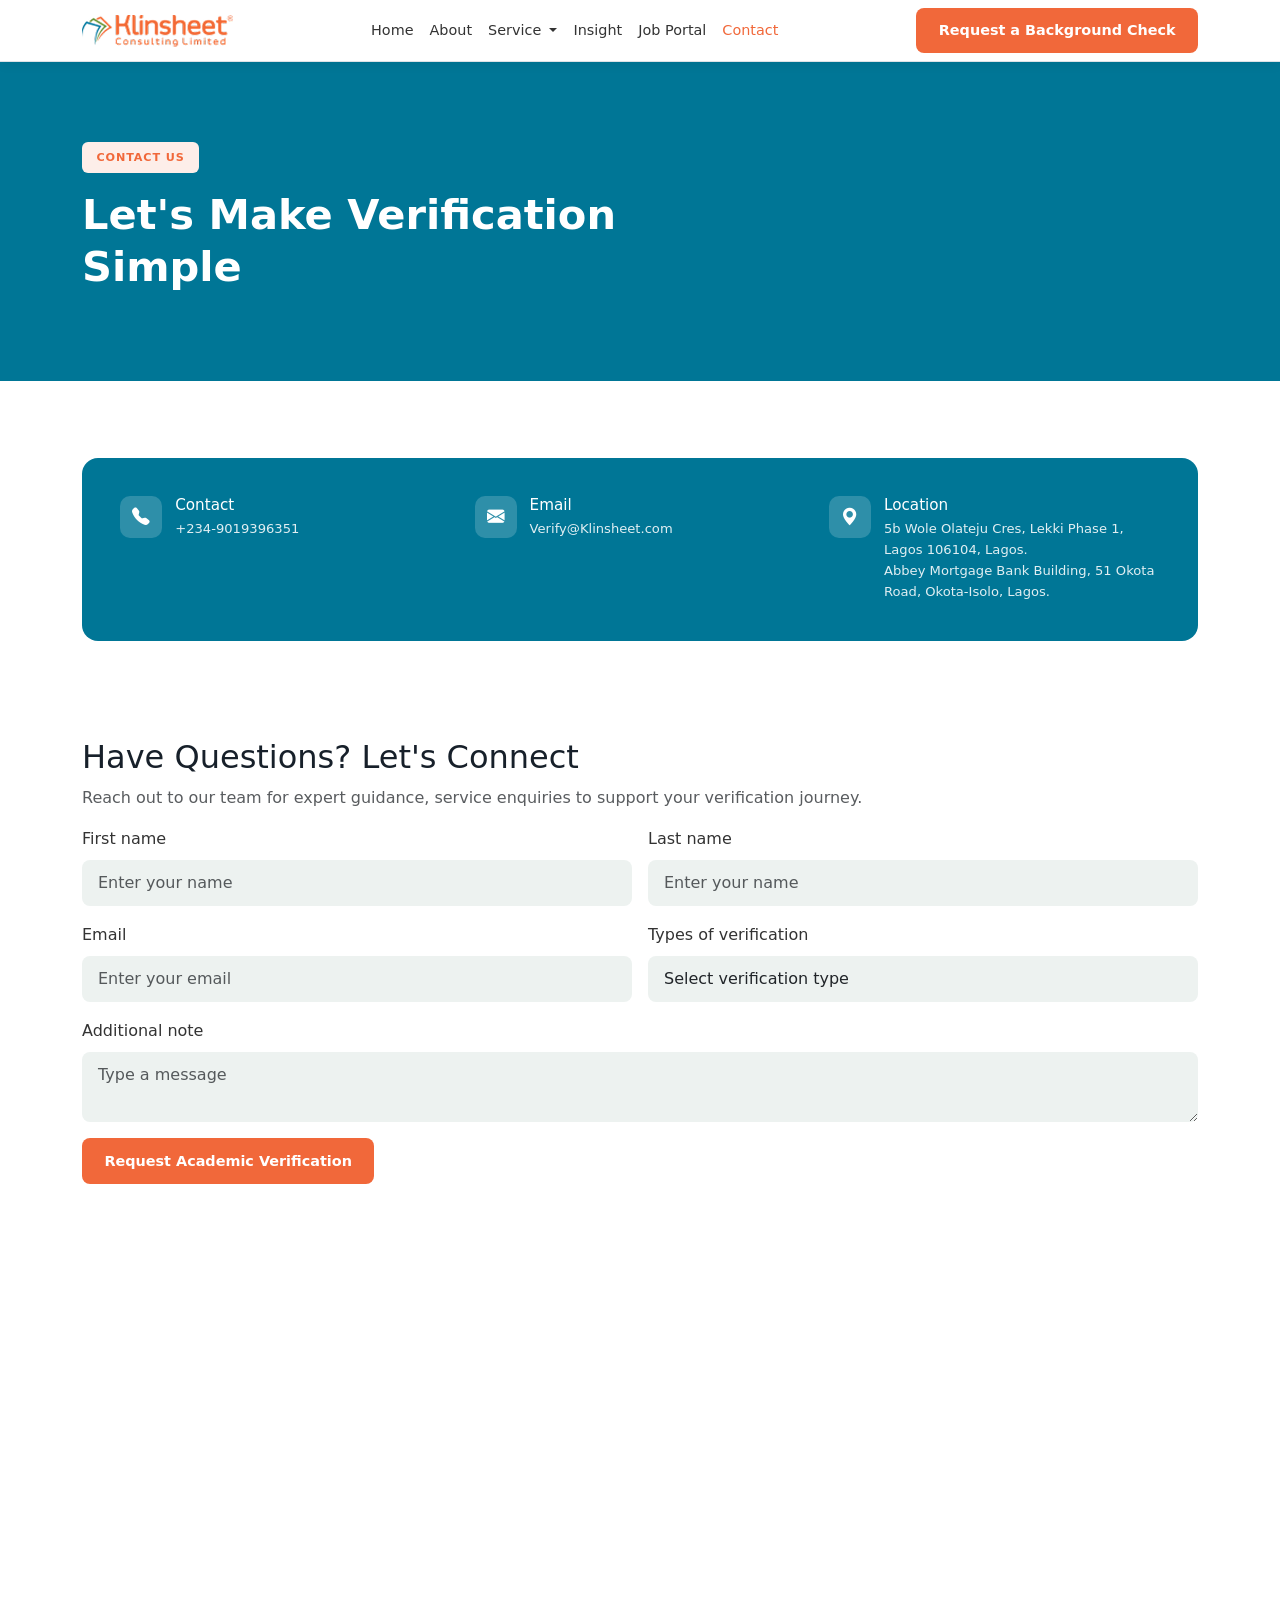
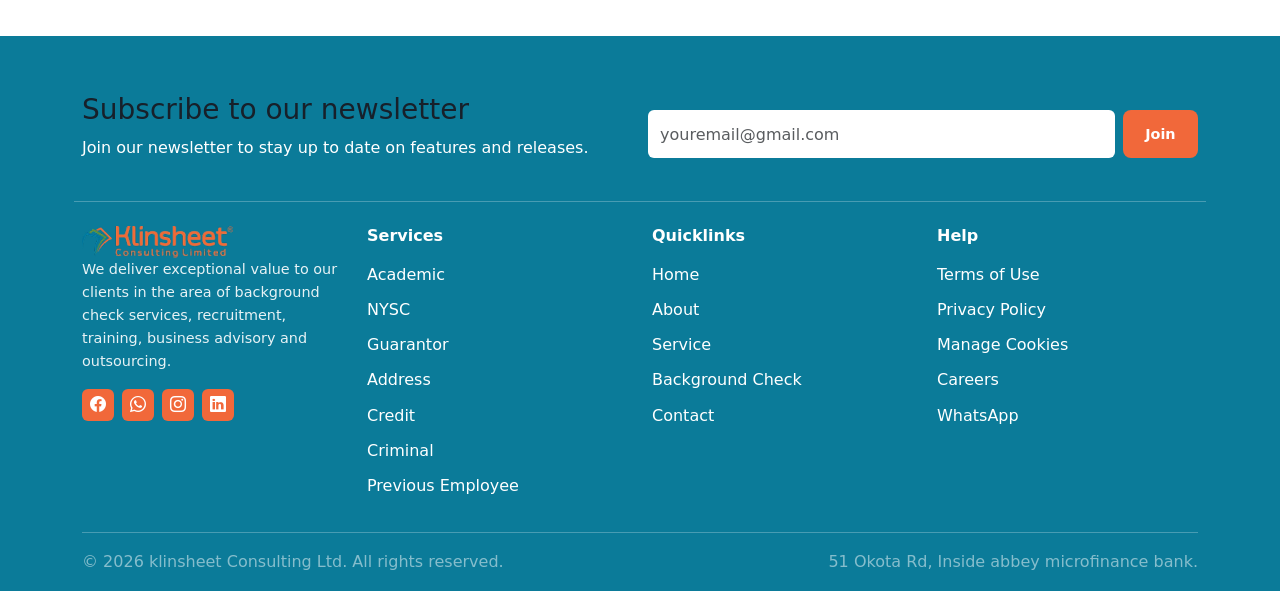
<file: contact us.html>
<!DOCTYPE html>
<html lang="en">
<head>
  <meta charset="UTF-8">
  <meta name="viewport" content="width=device-width, initial-scale=1.0">
  <title>Contact Us - klinsheet</title>
  
  <!-- Bootstrap 5 CSS CDN -->
  <link href="https://cdn.jsdelivr.net/npm/bootstrap@5.3.3/dist/css/bootstrap.min.css" rel="stylesheet">
<link rel="stylesheet" href="style.css">
  <!-- Bootstrap Icons CDN -->
  <link rel="stylesheet" href="https://cdn.jsdelivr.net/npm/bootstrap-icons@1.11.3/font/bootstrap-icons.min.css">
  
  
</head>
<body>

  <!-- BOOTSTRAP NAVIGATION BAR -->
  <nav class="navbar navbar-expand-lg navbar-custom border-bottom sticky-top">
    <div class="container">
      <a class="navbar-brand" href="index.html">
        <img class="img-fluid" src="images/klinsheet logo 1.png" alt="klinsheet Logo">
      </a>
      
      <!-- Mobile Toggle Button -->
      <button class="navbar-toggler" type="button" data-bs-toggle="collapse" data-bs-target="#navMenu" aria-controls="navMenu" aria-expanded="false" aria-label="Toggle navigation">
        <span class="navbar-toggler-icon"></span>
      </button>

      <!-- Nav Links & Dropdown -->
      <div class="collapse navbar-collapse" id="navMenu">
        <ul class="navbar-nav mx-auto mb-2 mb-lg-0">
          <li class="nav-item">
            <a class="nav-link nav-link-custom" href="index.html">Home</a>
          </li>
          <li class="nav-item">
            <a class="nav-link nav-link-custom" href="About.html">About</a>
          </li>
          
          <!-- Services Dropdown -->
            <li class="nav-item dropdown">
  <a class="nav-link nav-link-custom dropdown-toggle" href="#" id="servicesDropdown" role="button" data-bs-toggle="dropdown" aria-expanded="false">
    Service
  </a>
  <ul class="dropdown-menu dropdown-menu-glass" aria-labelledby="servicesDropdown">
    <li><a class="dropdown-item" href="academic verification.html">Academic Verification</a></li>
    <li><a class="dropdown-item" href="previous employer check.html">Previous Employee Check</a></li>
    <li><a class="dropdown-item" href="guarantor check.html">Guarantor/ Reference Check</a></li>
    <li><a class="dropdown-item" href="nysc verification.html">NYSC Verification</a></li>
    <li><a class="dropdown-item" href="address confirmation.html">Address Confirmation</a></li>
    <li><a class="dropdown-item" href="credit check.html">Credit Check</a></li>
    <li><a class="dropdown-item " href="criminal ceck.html">Criminal Check</a></li>
  </ul>
</li>

          <li class="nav-item">
            <a class="nav-link nav-link-custom" href="insight.html">Insight</a>
          </li>
          <li class="nav-item">
            <a class="nav-link nav-link-custom" href="job-portal.html">Job Portal</a>
          </li>
          <li class="nav-item">
            <a class="nav-link nav-link-custom active" href="contact-us.html">Contact</a>
          </li>
        </ul>

        <!-- Action Button -->
        <a href="request-background-check.html" class="btn-orange ms-lg-3 mt-3 mt-lg-0">Request a Background Check</a>
      </div>
    </div>
  </nav>

  <!-- Hero Section -->
  <section class="hero-inner"><div class="container"><span class="badge-orange">Contact Us</span><h1>Let's Make Verification Simple</h1></div></section>

  <!-- Contact Form Section -->
  <section class="contact-section">
    <div class="container">
    <!-- Stretched Contact Info Card -->
    <div class="contact-info-card mb-5">
      <div class="info-item">
        <div class="info-icon"><i class="bi bi-telephone-fill"></i></div>
        <div class="info-text">
          <h4>Contact</h4>
          <p>+234-9019396351</p>
        </div>
      </div>

      <div class="info-item">
        <div class="info-icon"><i class="bi bi-envelope-fill"></i></div>
        <div class="info-text">
          <h4>Email</h4>
          <p>Verify@Klinsheet.com</p>
        </div>
      </div>

      <div class="info-item">
        <div class="info-icon"><i class="bi bi-geo-alt-fill"></i></div>
        <div class="info-text">
          <h4>Location</h4>
          <p>5b Wole Olateju Cres, Lekki Phase 1, Lagos 106104, Lagos.</p>
           
          <p>Abbey Mortgage Bank Building, 51 Okota Road, Okota-Isolo, Lagos.</p>
        </div>
      </div>
    </div>

    <!-- Contact Form -->
    <div class="contact-form-wrapper">
      <h2>Have Questions? Let's Connect</h2>
      <p class="text-muted">Reach out to our team for expert guidance, service enquiries to support your verification journey.</p>

      <form onsubmit="event.preventDefault();">
        <div class="row g-3">
          <div class="col-md-6">
            <label class="form-label" for="firstname">First name</label>
            <input class="form-control contact-input" type="text" id="firstname" placeholder="Enter your name">
          </div>
          <div class="col-md-6">
            <label class="form-label" for="lastname">Last name</label>
            <input class="form-control contact-input" type="text" id="lastname" placeholder="Enter your name">
          </div>
          <div class="col-md-6">
            <label class="form-label" for="email">Email</label>
            <input class="form-control contact-input" type="email" id="email" placeholder="Enter your email">
          </div>
          <div class="col-md-6">
            <label class="form-label" for="verification-type">Types of verification</label>
            <select class="form-select contact-input" id="verification-type">
              <option value="" disabled selected>Select verification type</option>
              <option value="academic">Academic Verification</option>
              <option value="guarantor">Guarantor Check</option>
              <option value="credit">Credit Check</option>
              <option value="other">Other</option>
            </select>
          </div>
          <div class="col-12">
            <label class="form-label" for="note">Additional note</label>
            <textarea class="form-control contact-input" id="note" placeholder="Type a message"></textarea>
          </div>
        </div>

        <button type="submit" class="btn-orange mt-3">Request Academic Verification</button>
      </form>
    </div>
    </div>
  </section>

  <!-- Map Section -->
  <section class="map-section">
    <iframe 
      src="https://maps.google.com/maps?q=Wole%20Olateju%20Cres,%20Lekki%20Phase%201,%20Lagos&t=&z=14&ie=UTF8&iwloc=&output=embed" 
      loading="lazy" 
      allowfullscreen>
    </iframe>
  </section>

  <!-- Footer Section -->
  <footer class="site-footer"><div class="container"><div class="row align-items-center g-3 pb-4 mb-4 border-bottom border-white border-opacity-25">
      <div class="col-lg-6">
        <h3 class="newsletter-title">Subscribe to our newsletter</h3>
        <p>Join our newsletter to stay up to date  on features and releases.</p>
      </div>
      <div class="col-lg-6"><form class="d-flex gap-2 justify-content-lg-end" onsubmit="event.preventDefault();"><input class="form-control newsletter-input" type="email" placeholder="youremail@gmail.com"><button class="btn-orange">Join</button></form></div>
    </div>

    <div class="row g-4">
      <div class="col-6 col-lg-3">
        <div class="logo"><img class="img-fluid" src="images/klinsheet logo 1.png" alt="klinsheet Logo"></div>
        <p class="footer-description">We deliver exceptional value to our clients in the area of background check services, recruitment, training, business advisory and outsourcing.</p>
        <div class="d-flex gap-2 mt-3">
          <a href="#" class="social-box"><i class="bi bi-facebook"></i></a>
          <a href="#" class="social-box"><i class="bi bi-whatsapp"></i></a>
          <a href="#" class="social-box"><i class="bi bi-instagram"></i></a>
          <a href="#" class="social-box"><i class="bi bi-linkedin"></i></a>
        </div>
      </div>
      <div class="col-6 col-lg-3">
        <h6 class="footer-heading">Services</h6>
        <ul class="footer-links">
          <li>Academic</li>
          <li>NYSC</li>
          <li>Guarantor</li>
          <li>Address</li>
          <li>Credit</li>
          <li>Criminal</li>
          <li>Previous Employee</li>
        </ul>
      </div>
      <div class="col-6 col-lg-3">
        <h6 class="footer-heading">Quicklinks</h6>
        <ul class="footer-links">
          <li>Home</li>
          <li>About</li>
          <li>Service</li>
          <li>Background Check</li>
          <li>Contact</li>
        </ul>
      </div>
      <div class="col-6 col-lg-3">
        <h6 class="footer-heading">Help</h6>
        <ul class="footer-links">
          <li>Terms of Use</li>
          <li>Privacy Policy</li>
          <li>Manage Cookies</li>
          <li>Careers</li>
          <li>WhatsApp</li>
        </ul>
      </div>
    </div><div class="d-flex flex-column flex-md-row justify-content-between gap-2 pt-3 mt-4 border-top border-white border-opacity-25 text-white-50">
      <p class="mb-0">&copy; 2026 klinsheet Consulting Ltd. All rights reserved.</p>
      <p>51 Okota Rd, Inside abbey microfinance bank.</p>
    </div></div></footer>

  <!-- Bootstrap 5 JavaScript Bundle CDN -->
  <script src="https://cdn.jsdelivr.net/npm/bootstrap@5.3.3/dist/js/bootstrap.bundle.min.js"></script>
</body>
</html>
</file>
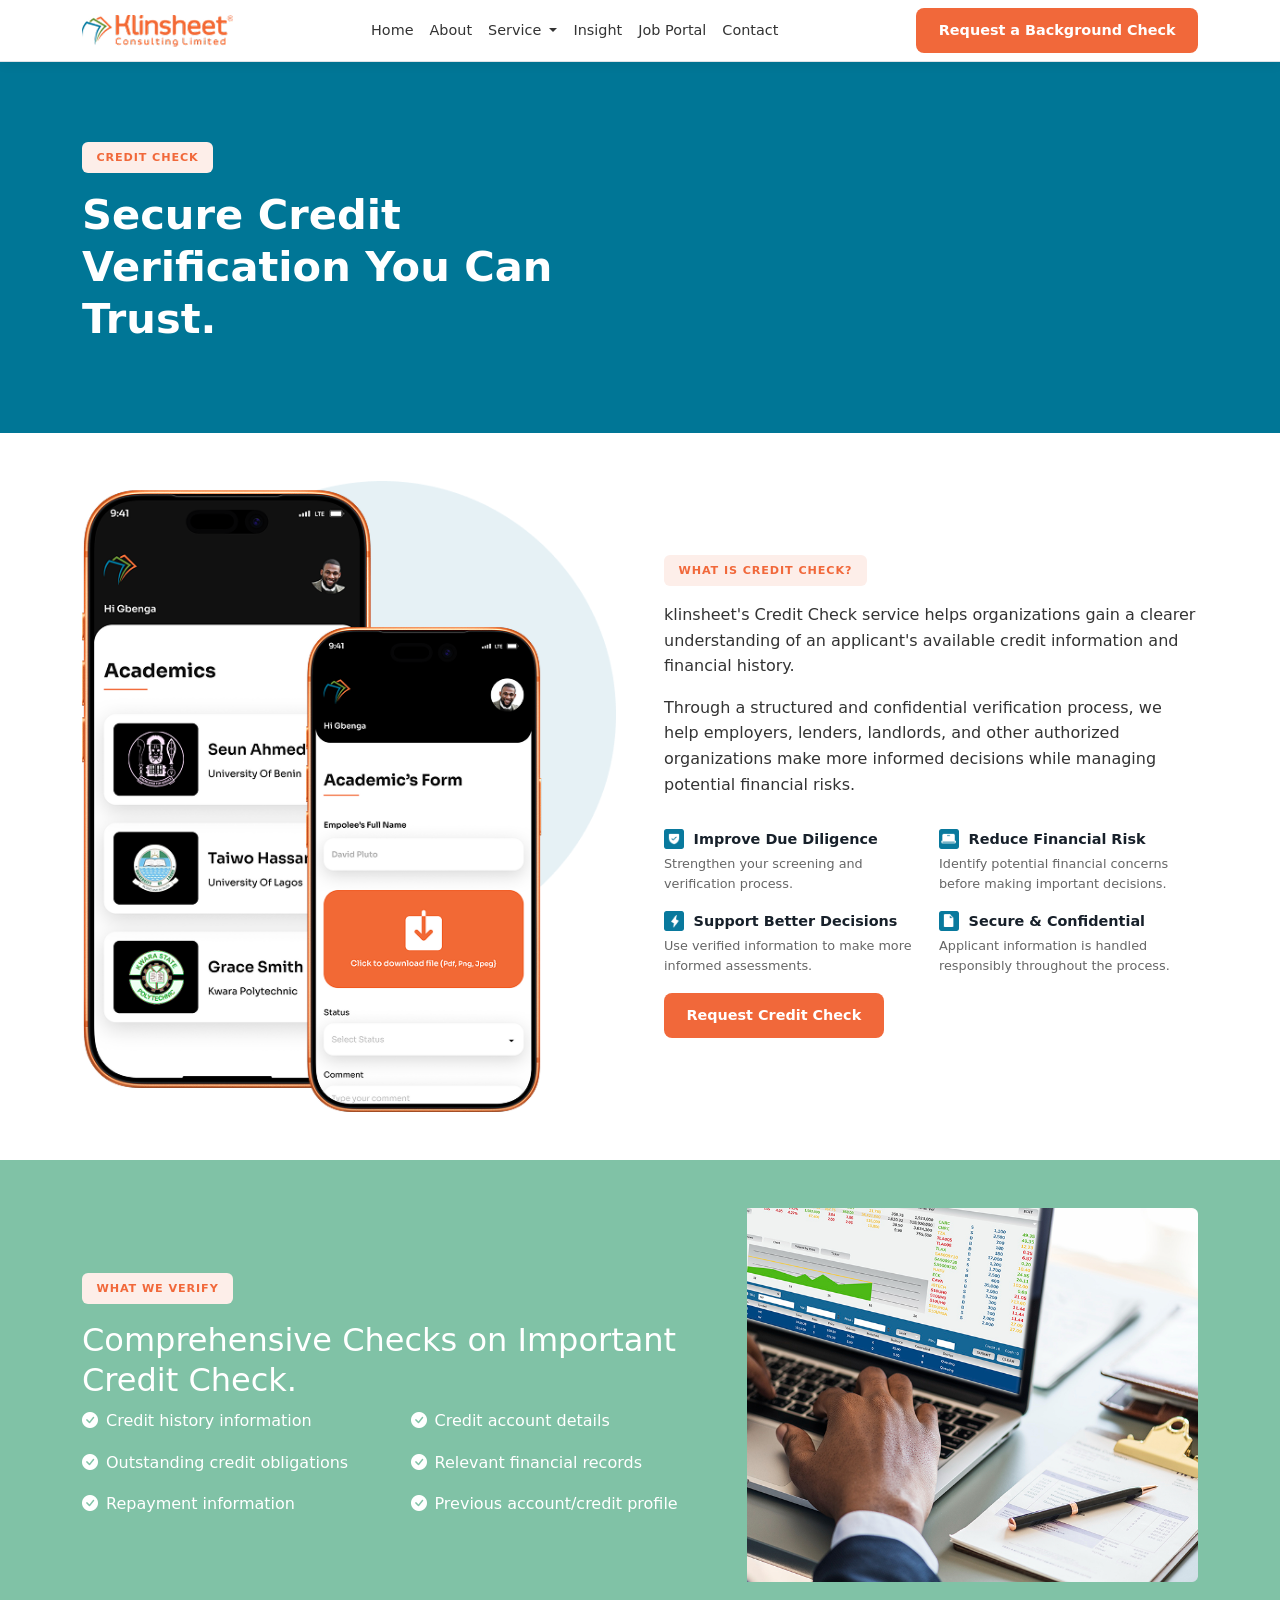
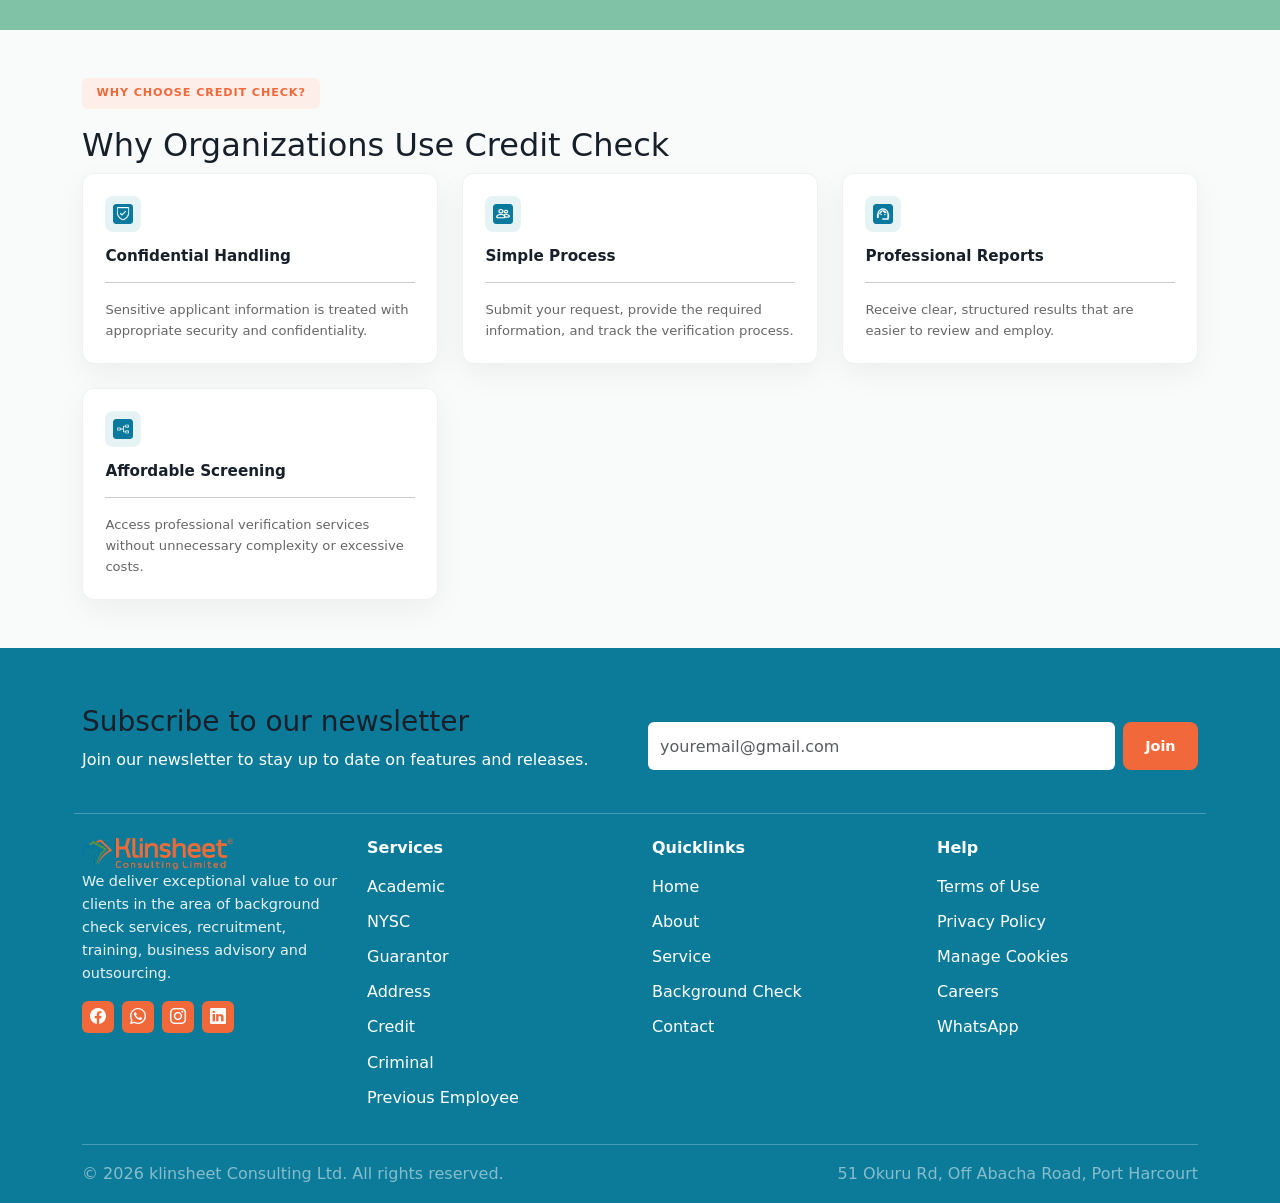
<file: credit check.html>
<!DOCTYPE html>
<html lang="en">
<head>
  <meta charset="UTF-8">
  <meta name="viewport" content="width=device-width, initial-scale=1.0">
  <title>Credit Check - klinsheet</title>
  
  <!-- Bootstrap 5 CSS CDN -->
  <link href="https://cdn.jsdelivr.net/npm/bootstrap@5.3.3/dist/css/bootstrap.min.css" rel="stylesheet">
<link rel="stylesheet" href="style.css">
  <!-- Bootstrap Icons CDN -->
  <link rel="stylesheet" href="https://cdn.jsdelivr.net/npm/bootstrap-icons@1.11.3/font/bootstrap-icons.min.css">
  
  
</head>
<body>

  <!-- BOOTSTRAP NAVIGATION BAR -->
  <nav class="navbar navbar-expand-lg navbar-custom border-bottom sticky-top">
    <div class="container">
      <a class="navbar-brand" href="index.html">
        <img class="img-fluid" src="images/klinsheet logo 1.png" alt="klinsheet Logo">
      </a>
      
      <!-- Mobile Toggle Button -->
      <button class="navbar-toggler" type="button" data-bs-toggle="collapse" data-bs-target="#navMenu" aria-controls="navMenu" aria-expanded="false" aria-label="Toggle navigation">
        <span class="navbar-toggler-icon"></span>
      </button>

      <!-- Nav Links & Dropdown -->
      <div class="collapse navbar-collapse" id="navMenu">
        <ul class="navbar-nav mx-auto mb-2 mb-lg-0">
          <li class="nav-item">
            <a class="nav-link nav-link-custom" href="index.html">Home</a>
          </li>
          <li class="nav-item">
            <a class="nav-link nav-link-custom" href="about.html">About</a>
          </li>
          
          <!-- Services Dropdown -->
          <li class="nav-item dropdown">
  <a class="nav-link nav-link-custom dropdown-toggle" href="#" id="servicesDropdown" role="button" data-bs-toggle="dropdown" aria-expanded="false">
    Service
  </a>
  <ul class="dropdown-menu dropdown-menu-glass" aria-labelledby="servicesDropdown">
    <li><a class="dropdown-item" href="academic verification.html">Academic Verification</a></li>
    <li><a class="dropdown-item" href="previous employer check.html">Previous Employee Check</a></li>
    <li><a class="dropdown-item" href="guarantor check.html">Guarantor/ Reference Check</a></li>
    <li><a class="dropdown-item" href="nysc verification.html">NYSC Verification</a></li>
    <li><a class="dropdown-item" href="address confirmation.html">Address Confirmation</a></li>
    <li><a class="dropdown-item" href="credit check.html">Credit Check</a></li>
    <li><a class="dropdown-item " href="criminal ceck.html">Criminal Check</a></li>
  </ul>
</li>

          <li class="nav-item">
            <a class="nav-link nav-link-custom" href="insight.html">Insight</a>
          </li>
          <li class="nav-item">
            <a class="nav-link nav-link-custom" href="job-portal.html">Job Portal</a>
          </li>
          <li class="nav-item">
            <a class="nav-link nav-link-custom" href="contact us.html">Contact</a>
          </li>
        </ul>

        <!-- Action Button -->
        <a href="request-check.html" class="btn-orange ms-lg-3 mt-3 mt-lg-0">Request a Background Check</a>
      </div>
    </div>
  </nav>

  <!-- Hero Section -->
  <section class="hero-inner"><div class="container"><span class="badge-orange">Credit Check</span><h1>Secure Credit Verification You  Can Trust.</h1></div></section>

  <!-- About Section -->
  <section class="py-5"><div class="container"><div class="row align-items-center g-5"><div class="col-lg-6 text-center"><div>
        <img class="img-fluid" src="images/Group 33374.png" alt="Credit App Preview">
      </div></div><div class="col-lg-6">
      <span class="badge-orange">What is Credit Check?</span>
      <p>klinsheet's Credit Check service helps organizations gain a clearer understanding of an applicant's available credit information and financial history.</p>
      <p>Through a structured and confidential verification process, we help employers, lenders, landlords, and other authorized organizations make more informed decisions while managing potential financial risks.</p>

      <div class="row g-3 my-3">
        <div class="col-sm-6"><div class="feature-item">
           <div class="feature-header">
          <img class="img-fluid" src="images/Frame (2).png" alt="">
          <h4>Improve Due Diligence</h4>
          </div>
          <p>Strengthen your screening and verification process.</p></div></div>
        <div class="col-sm-6"><div class="feature-item">
           <div class="feature-header">
          <img class="img-fluid" src="images/Frame (3).png" alt="">
          <h4>Reduce Financial Risk</h4>
          </div>
          <p>Identify potential financial concerns before making important decisions.</p></div></div>
        <div class="col-sm-6"><div class="feature-item">
           <div class="feature-header">
          <img class="img-fluid" src="images/Frame (4).png" alt="">
          <h4>Support Better Decisions</h4>
          </div>
          <p>Use verified information to make more informed assessments.</p></div></div>
        <div class="col-sm-6"><div class="feature-item">
           <div class="feature-header">
          <img class="img-fluid" src="images/Frame (5).png" alt="">
          <h4>Secure & Confidential</h4>
          </div>
          <p>Applicant information is handled responsibly throughout the process.</p></div></div>
      </div>

      <a href="request background check.html" class="btn-orange">Request Credit Check</a></div></div></div></section>

  <!-- What We Verify Section -->
  <section class="verify-band py-5"><div class="container"><div class="row align-items-center g-4"><div class="col-lg-7">
      <span class="badge-orange">What We Verify</span>
      <h2>Comprehensive Checks on  Important Credit Check.</h2>

      <div class="row g-3">
        <div class="col-sm-6 d-flex align-items-center gap-2">
          <i class="bi bi-check-circle-fill"></i> Credit history information
        </div>
        <div class="col-sm-6 d-flex align-items-center gap-2">
          <i class="bi bi-check-circle-fill"></i> Credit account details
        </div>
        <div class="col-sm-6 d-flex align-items-center gap-2">
          <i class="bi bi-check-circle-fill"></i> Outstanding credit obligations
        </div>
        <div class="col-sm-6 d-flex align-items-center gap-2">
          <i class="bi bi-check-circle-fill"></i> Relevant financial records
        </div>
        <div class="col-sm-6 d-flex align-items-center gap-2">
          <i class="bi bi-check-circle-fill"></i> Repayment information
        </div>
        <div class="col-sm-6 d-flex align-items-center gap-2">
          <i class="bi bi-check-circle-fill"></i> Previous account/credit profile
        </div>
      </div></div><div class="col-lg-5 text-center">
      <img class="img-fluid" src="images/credit-dashboard-laptop.png" alt="Credit Check Dashboard on Laptop">
    </div></div></div>
  </section>

  <!-- Why Choose Section -->
  <section class="why-section py-5"><div class="container"><span class="badge-orange">Why Choose Credit Check?</span>
    <h2>Why Organizations Use  Credit Check</h2>

    <div class="row g-4">
      <div class="col-md-6 col-lg-4"><div class="card-custom h-100">
        <div class="card-icon">
          <img class="img-fluid" src="images/Frame (1).png" alt="">
        </div>
        <h3>Confidential Handling</h3>
        <hr>
        <p>Sensitive applicant information is  treated with appropriate security  and confidentiality.</p></div></div>
      <div class="col-md-6 col-lg-4"><div class="card-custom h-100">
        <div class="card-icon">
          <img class="img-fluid" src="images/gravity-ui_persons.png" alt="">
        </div>
        <h3>Simple Process</h3>
        <hr>
        <p>Submit your request, provide  the required information, and  track the verification process.</p></div></div>
      <div class="col-md-6 col-lg-4"><div class="card-custom h-100">
        <div class="card-icon">
          <img class="img-fluid" src="images/ic_sharp-support-agent.png" alt="">
        </div>
        <h3>Professional Reports</h3>
        <hr>
        <p>Receive clear, structured  results that are easier to review  and employ.</p></div></div>
      <div class="col-md-6 col-lg-4"><div class="card-custom h-100">
        <div class="card-icon">
          <img class="img-fluid" src="images/carbon_decision-tree.png" alt="">
        </div>
        <h3>Affordable Screening</h3>
        <hr>
        <p>Access professional verification  services without unnecessary  complexity or excessive costs.</p>
      </div></div></div></div></section>

  <!-- Footer -->
  <footer class="site-footer"><div class="container"><div class="row align-items-center g-3 pb-4 mb-4 border-bottom border-white border-opacity-25">
      <div class="col-lg-6">
        <h3 class="newsletter-title">Subscribe to our newsletter</h3>
        <p>Join our newsletter to stay up to date  on features and releases.</p>
      </div>
      <div class="col-lg-6"><form class="d-flex gap-2 justify-content-lg-end" onsubmit="event.preventDefault();"><input class="form-control newsletter-input" type="email" placeholder="youremail@gmail.com"><button class="btn-orange">Join</button></form></div>
    </div>

    <div class="row g-4">
      <div class="col-6 col-lg-3">
        <div class="logo"><img class="img-fluid" src="images/klinsheet logo 1.png" alt="klinsheet Logo"></div>
        <p class="footer-description">We deliver exceptional value to our clients in the area of background check services, recruitment, training,  business advisory and outsourcing.</p>
        <div class="d-flex gap-2 mt-3">
          <a href="#" class="social-box"><i class="bi bi-facebook"></i></a>
          <a href="#" class="social-box"><i class="bi bi-whatsapp"></i></a>
          <a href="#" class="social-box"><i class="bi bi-instagram"></i></a>
          <a href="#" class="social-box"><i class="bi bi-linkedin"></i></a>
        </div>
      </div>
      <div class="col-6 col-lg-3">
        <h6 class="footer-heading">Services</h6>
        <ul class="footer-links">
          <li>Academic</li>
          <li>NYSC</li>
          <li>Guarantor</li>
          <li>Address</li>
          <li>Credit</li>
          <li>Criminal</li>
          <li>Previous Employee</li>
        </ul>
      </div>
      <div class="col-6 col-lg-3">
        <h6 class="footer-heading">Quicklinks</h6>
        <ul class="footer-links">
          <li>Home</li>
          <li>About</li>
          <li>Service</li>
          <li>Background Check</li>
          <li>Contact</li>
        </ul>
      </div>
      <div class="col-6 col-lg-3">
        <h6 class="footer-heading">Help</h6>
        <ul class="footer-links">
          <li>Terms of Use</li>
          <li>Privacy Policy</li>
          <li>Manage Cookies</li>
          <li>Careers</li>
          <li>WhatsApp</li>
        </ul>
      </div>
    </div><div class="d-flex flex-column flex-md-row justify-content-between gap-2 pt-3 mt-4 border-top border-white border-opacity-25 text-white-50">
      <p class="mb-0">&copy; 2026 klinsheet Consulting Ltd. All rights reserved.</p>
      <p>51 Okuru Rd, Off Abacha Road, Port Harcourt</p>
    </div>
    </div>
  </footer>

  <!-- Bootstrap 5 JavaScript Bundle CDN -->
  <script src="https://cdn.jsdelivr.net/npm/bootstrap@5.3.3/dist/js/bootstrap.bundle.min.js"></script>
</body>
</html>
</file>
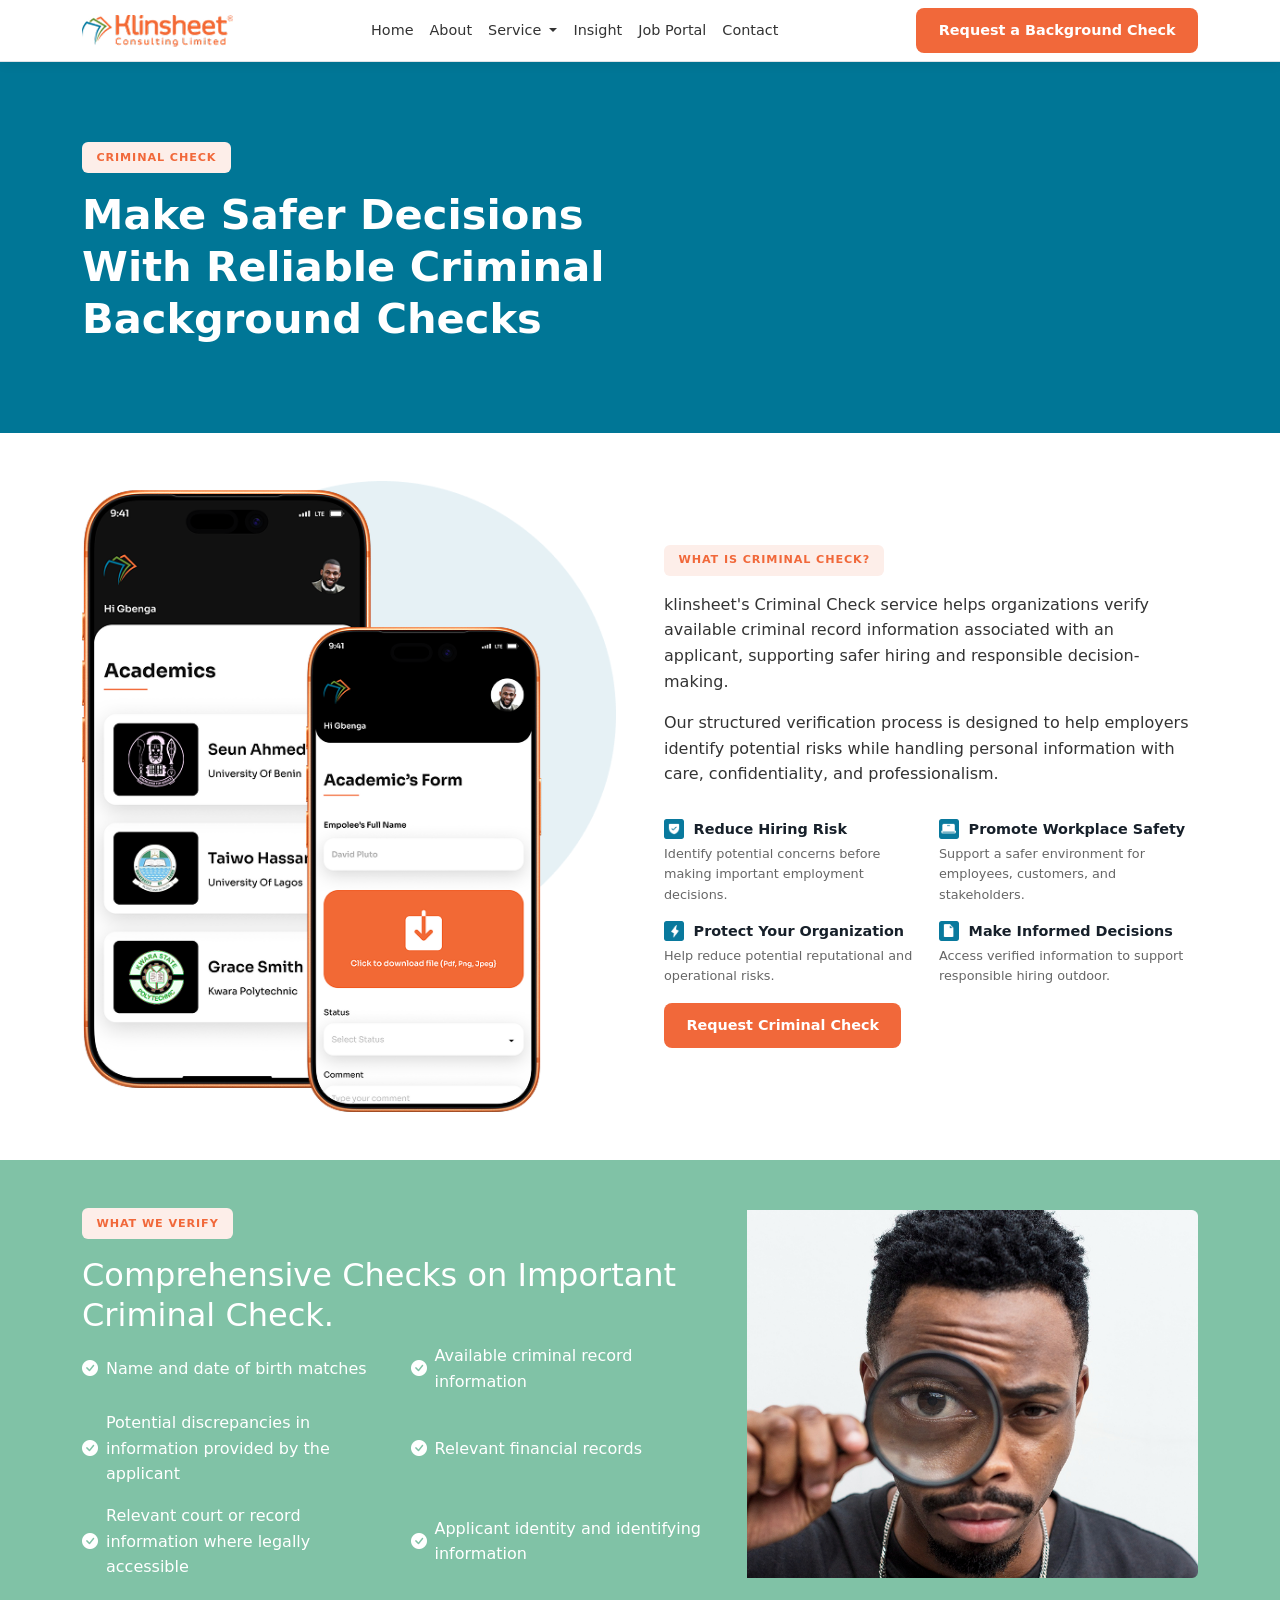
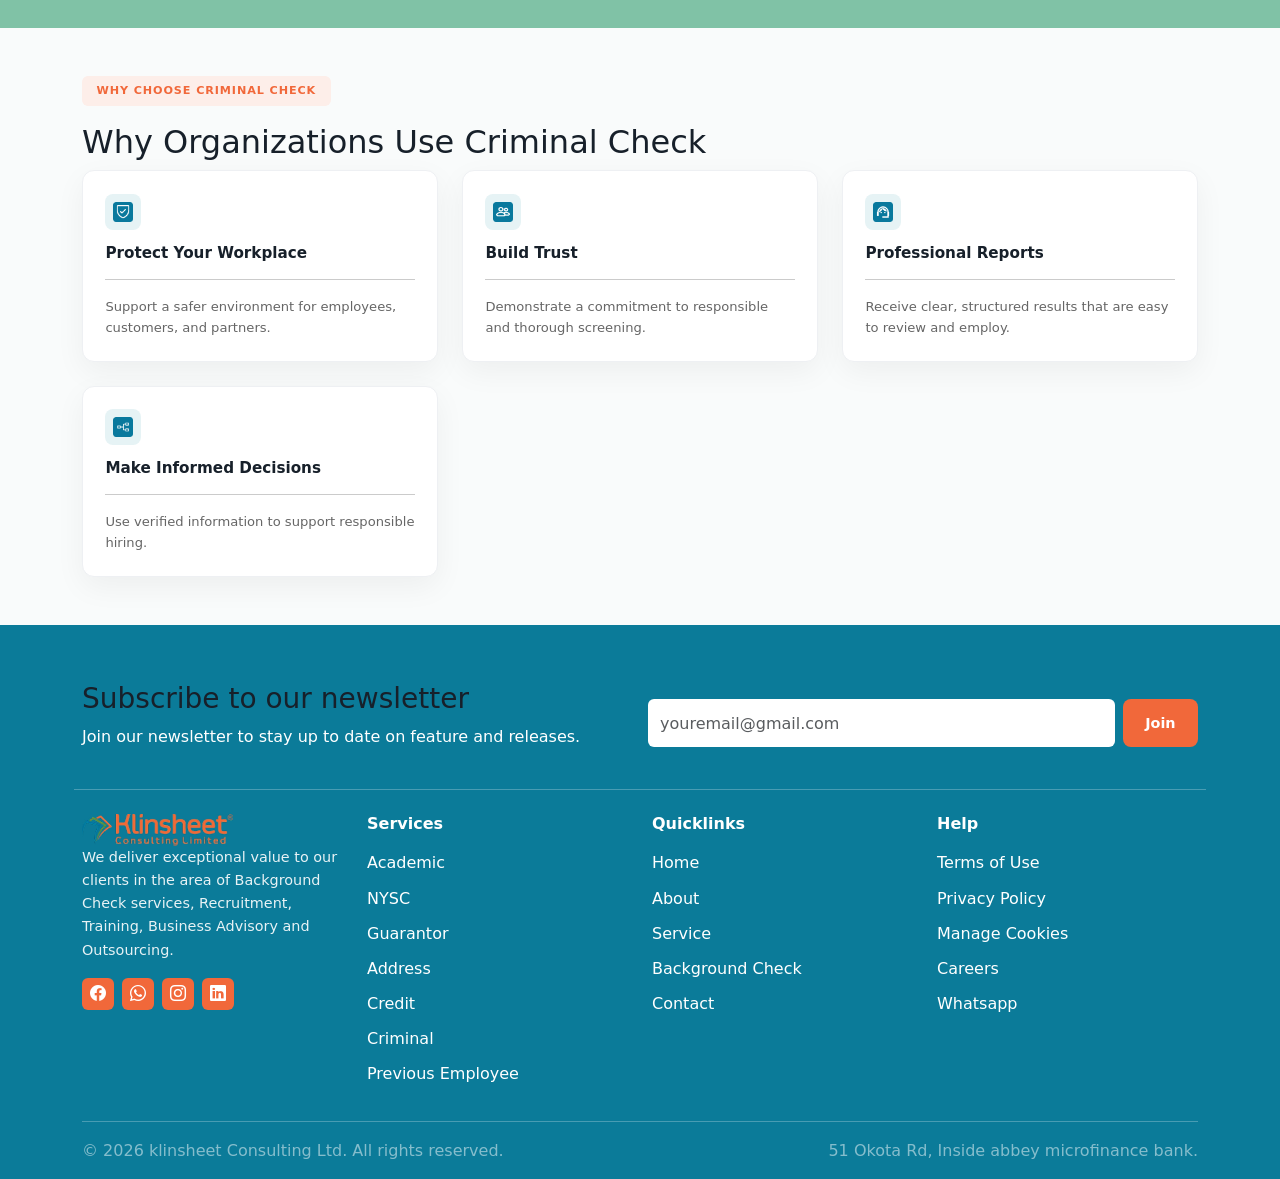
<file: criminal ceck.html>
<!DOCTYPE html>
<html lang="en">
<head>
  <meta charset="UTF-8">
  <meta name="viewport" content="width=device-width, initial-scale=1.0">
  <title>Criminal Check - klinsheet</title>
  
  <!-- Bootstrap 5 CSS CDN -->
  <link href="https://cdn.jsdelivr.net/npm/bootstrap@5.3.3/dist/css/bootstrap.min.css" rel="stylesheet">
<link rel="stylesheet" href="style.css">
  <!-- Bootstrap Icons CDN -->
  <link rel="stylesheet" href="https://cdn.jsdelivr.net/npm/bootstrap-icons@1.11.3/font/bootstrap-icons.min.css">
  
  
</head>
<body>

  <!-- BOOTSTRAP NAVIGATION BAR -->
  <nav class="navbar navbar-expand-lg navbar-custom border-bottom sticky-top">
    <div class="container">
      <a class="navbar-brand" href="index.html">
        <img class="img-fluid" src="images/klinsheet logo 1.png" alt="klinsheet Logo">
      </a>

      <!-- Mobile Toggle Button -->
      <button class="navbar-toggler" type="button" data-bs-toggle="collapse" data-bs-target="#navMenu" aria-controls="navMenu" aria-expanded="false" aria-label="Toggle navigation">
        <span class="navbar-toggler-icon"></span>
      </button>

      <!-- Nav Links & Dropdown -->
      <div class="collapse navbar-collapse" id="navMenu">
        <ul class="navbar-nav mx-auto mb-2 mb-lg-0">
          <li class="nav-item">
            <a class="nav-link nav-link-custom" href="home.html">Home</a>
          </li>
          <li class="nav-item">
            <a class="nav-link nav-link-custom" href="About.html">About</a>
          </li>

          <!-- Services Dropdown -->
            <li class="nav-item dropdown">
  <a class="nav-link nav-link-custom dropdown-toggle" href="#" id="servicesDropdown" role="button" data-bs-toggle="dropdown" aria-expanded="false">
    Service
  </a>
  <ul class="dropdown-menu dropdown-menu-glass" aria-labelledby="servicesDropdown">
    <li><a class="dropdown-item" href="academic verification.html">Academic Verification</a></li>
    <li><a class="dropdown-item" href="previous employer check.html">Previous Employee Check</a></li>
    <li><a class="dropdown-item" href="guarantor check.html">Guarantor/ Reference Check</a></li>
    <li><a class="dropdown-item" href="nysc verification.html">NYSC Verification</a></li>
    <li><a class="dropdown-item" href="address confirmation.html">Address Confirmation</a></li>
    <li><a class="dropdown-item" href="credit check.html">Credit Check</a></li>
    <li><a class="dropdown-item " href="criminal ceck.html">Criminal Check</a></li>
  </ul>
</li>

          <li class="nav-item">
            <a class="nav-link nav-link-custom" href="insight.html">Insight</a>
          </li>
          <li class="nav-item">
            <a class="nav-link nav-link-custom" href="job-portal.html">Job Portal</a>
          </li>
          <li class="nav-item">
            <a class="nav-link nav-link-custom" href="contact us.html">Contact</a>
          </li>
        </ul>

        <!-- Action Button -->
        <a href="request background check.html" class="btn-orange ms-lg-3 mt-3 mt-lg-0">Request a Background Check</a>
      </div>
    </div>
  </nav>

  <section class="hero-inner"><div class="container"><span class="badge-orange">CRIMINAL CHECK</span><h1>Make Safer Decisions  With Reliable Criminal Background Checks</h1></div></section>

  <section class="py-5"><div class="container"><div class="row align-items-center g-5"><div class="col-lg-6 text-center"><div>
        <img class="img-fluid" src="images/Group 33374.png" alt="Criminal Check Preview">
      </div></div><div class="col-lg-6">
      <span class="badge-orange">WHAT IS CRIMINAL CHECK?</span>
      <p>klinsheet's Criminal Check service helps organizations verify available criminal  record information associated with an applicant, supporting safer hiring and  responsible decision-making.</p>
      <p>Our structured verification process is designed to help employers identify  potential risks while handling personal information with care, confidentiality,  and professionalism.</p>

      <div class="row g-3 my-3">
        <div class="col-sm-6"><div class="feature-item">
           <div class="feature-header">
          <img class="img-fluid" src="images/Frame (2).png" alt="">
          <h4>Reduce Hiring Risk</h4>
          </div>
          <p>Identify potential concerns before  making important employment  decisions.</p></div></div>
        <div class="col-sm-6"><div class="feature-item">
           <div class="feature-header">
          <img class="img-fluid" src="images/Frame (3).png" alt="">
          <h4>Promote Workplace Safety</h4>
          </div>
          <p>Support a safer environment for  employees, customers, and  stakeholders.</p></div></div>
        <div class="col-sm-6"><div class="feature-item">
           <div class="feature-header">
          <img class="img-fluid" src="images/Frame (4).png" alt="">
          <h4>Protect Your Organization</h4>
          </div>
          <p>Help reduce potential reputational  and operational risks.</p></div></div>
        <div class="col-sm-6"><div class="feature-item">
           <div class="feature-header">
          <img class="img-fluid" src="images/Frame (5).png" alt="">
          <h4>Make Informed Decisions</h4>
          </div>
          <p>Access verified information to support  responsible hiring outdoor.</p></div></div>
      </div>

      <a href="request background check.html" class="btn-orange">Request Criminal Check</a>
    </div></div></div>
  </section>

  <section class="verify-band py-5"><div class="container"><div class="row align-items-center g-4"><div class="col-lg-7">
        <span class="badge-orange">WHAT WE VERIFY</span>
      <h2>Comprehensive Checks on  Important Criminal Check.</h2>

      <div class="row g-3">
        <div class="col-sm-6 d-flex align-items-center gap-2">
          <i class="bi bi-check-circle-fill"></i>
          <div>Name and date of birth  matches</div>
        </div>
        <div class="col-sm-6 d-flex align-items-center gap-2">
          <i class="bi bi-check-circle-fill"></i>
          <div>Available criminal record  information</div>
        </div>
        <div class="col-sm-6 d-flex align-items-center gap-2">
          <i class="bi bi-check-circle-fill"></i>
          <div>Potential discrepancies in  information provided by  the applicant</div>
        </div>
        <div class="col-sm-6 d-flex align-items-center gap-2">
          <i class="bi bi-check-circle-fill"></i>
          <div>Relevant financial records</div>
        </div>
        <div class="col-sm-6 d-flex align-items-center gap-2">
          <i class="bi bi-check-circle-fill"></i>
          <div>Relevant court or record  information where legally  accessible</div>
        </div>
        <div class="col-sm-6 d-flex align-items-center gap-2">
          <i class="bi bi-check-circle-fill"></i>
          <div>Applicant identity and identifying  information</div>
        </div>
      </div></div><div class="col-lg-5 text-center">
      <img class="img-fluid" src="images/man-magnifying-glass.jpg" alt="Criminal Background Verification Investigation">
    </div></div></div>
  </section>

  <section class="why-section py-5"><div class="container"><span class="badge-orange">WHY CHOOSE CRIMINAL CHECK</span>
    <h2>Why Organizations Use  Criminal Check</h2>

    <div class="row g-4">
      <div class="col-md-6 col-lg-4"><div class="card-custom h-100">
        <div class="card-icon">
          <img class="img-fluid" src="images/Frame (1).png" alt="">
        </div>
        <h3>Protect Your Workplace</h3>
        <hr>
        <p>Support a safer environment for  employees, customers, and  partners.</p></div></div>
      <div class="col-md-6 col-lg-4"><div class="card-custom h-100">
        <div class="card-icon">
          <img class="img-fluid" src="images/gravity-ui_persons.png" alt="">
        </div>
        <h3>Build Trust</h3>
        <hr>
        <p>Demonstrate a commitment to  responsible and thorough  screening.</p></div></div>
      <div class="col-md-6 col-lg-4"><div class="card-custom h-100">
        <div class="card-icon">
          <img class="img-fluid" src="images/ic_sharp-support-agent.png" alt="">
        </div>
        <h3>Professional Reports</h3>
        <hr>
        <p>Receive clear, structured  results that are easy to review and employ.</p></div></div>
      <div class="col-md-6 col-lg-4"><div class="card-custom h-100">
        <div class="card-icon">
          <img class="img-fluid" src="images/carbon_decision-tree.png" alt="">
        </div>
        <h3>Make Informed Decisions</h3>
        <hr>
        <p>Use verified information to  support responsible hiring.</p>
      </div></div></div></div></section>

  <footer class="site-footer"><div class="container"><div class="row align-items-center g-3 pb-4 mb-4 border-bottom border-white border-opacity-25">
      <div class="col-lg-6">
        <h3 class="newsletter-title">Subscribe to our newsletter</h3>
        <p>Join our newsletter to stay up to date on feature and releases.</p>
      </div>
      <div class="col-lg-6"><form class="d-flex gap-2 justify-content-lg-end" onsubmit="event.preventDefault();"><input class="form-control newsletter-input" type="email" placeholder="youremail@gmail.com"><button class="btn-orange">Join</button></form></div>
    </div>

    <div class="row g-4">
      <div class="col-6 col-lg-3">
        <div class="logo"><img class="img-fluid" src="images/klinsheet logo 1.png" alt="Hinsheet Logo"></div>
        <p class="footer-description">We deliver exceptional value to our clients in the area of Background Check services, Recruitment, Training, Business Advisory and Outsourcing.</p>
        <div class="d-flex gap-2 mt-3">
          <a href="#" class="social-box"><i class="bi bi-facebook"></i></a>
          <a href="#" class="social-box"><i class="bi bi-whatsapp"></i></a>
          <a href="#" class="social-box"><i class="bi bi-instagram"></i></a>
          <a href="#" class="social-box"><i class="bi bi-linkedin"></i></a>
        </div>
      </div>
      <div class="col-6 col-lg-3">
        <h6 class="footer-heading">Services</h6>
        <ul class="footer-links">
          <li>Academic</li>
          <li>NYSC</li>
          <li>Guarantor</li>
          <li>Address</li>
          <li>Credit</li>
          <li>Criminal</li>
          <li>Previous Employee</li>
        </ul>
      </div>
      <div class="col-6 col-lg-3">
        <h6 class="footer-heading">Quicklinks</h6>
        <ul class="footer-links">
          <li>Home</li>
          <li>About</li>
          <li>Service</li>
          <li>Background Check</li>
          <li>Contact</li>
        </ul>
      </div>
      <div class="col-6 col-lg-3">
        <h6 class="footer-heading">Help</h6>
        <ul class="footer-links">
          <li>Terms of Use</li>
          <li>Privacy Policy</li>
          <li>Manage Cookies</li>
          <li>Careers</li>
          <li>Whatsapp</li>
        </ul>
      </div>
    </div><div class="d-flex flex-column flex-md-row justify-content-between gap-2 pt-3 mt-4 border-top border-white border-opacity-25 text-white-50">
      <p class="mb-0">&copy; 2026 klinsheet Consulting Ltd. All rights reserved.</p>
      <p>51 Okota Rd, Inside abbey microfinance bank.</p></div></div></footer>

  <!-- Bootstrap 5 JavaScript Bundle CDN -->
  <script src="https://cdn.jsdelivr.net/npm/bootstrap@5.3.3/dist/js/bootstrap.bundle.min.js"></script>
</body>
</html>
</file>
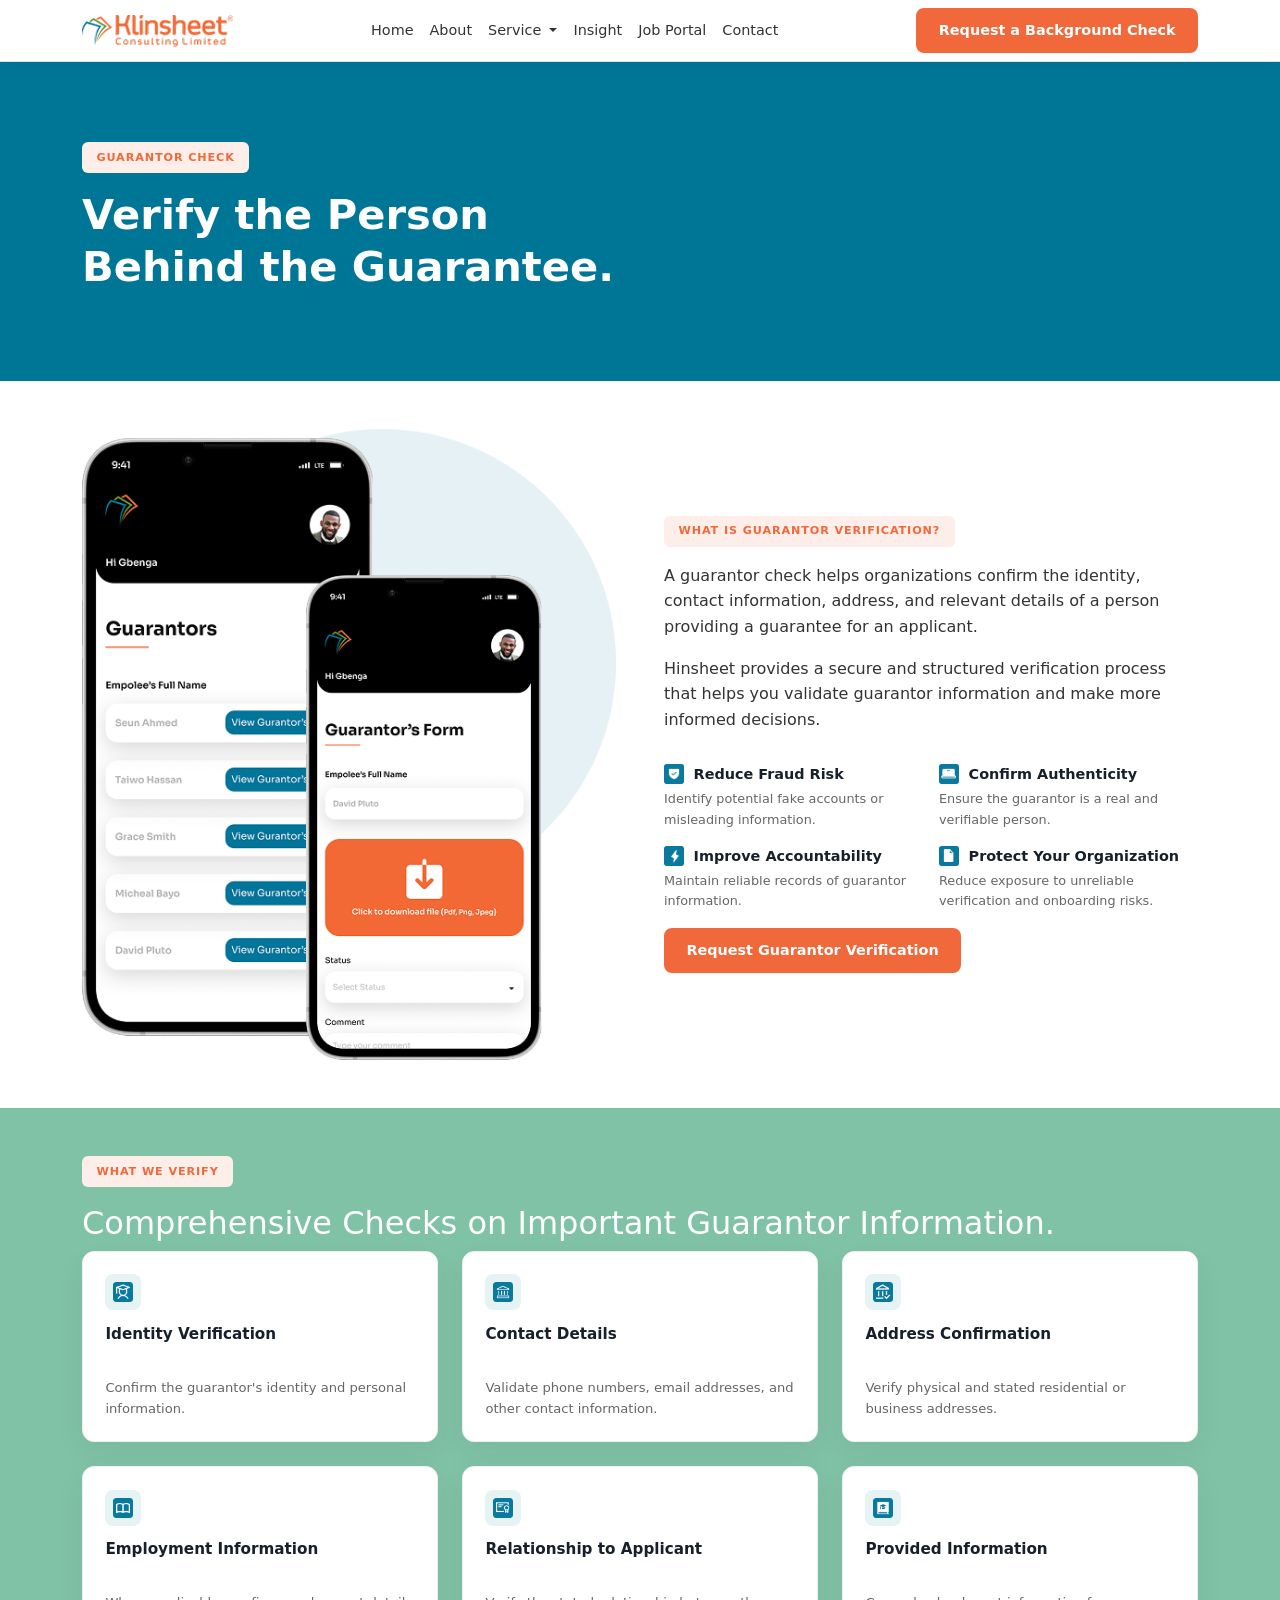
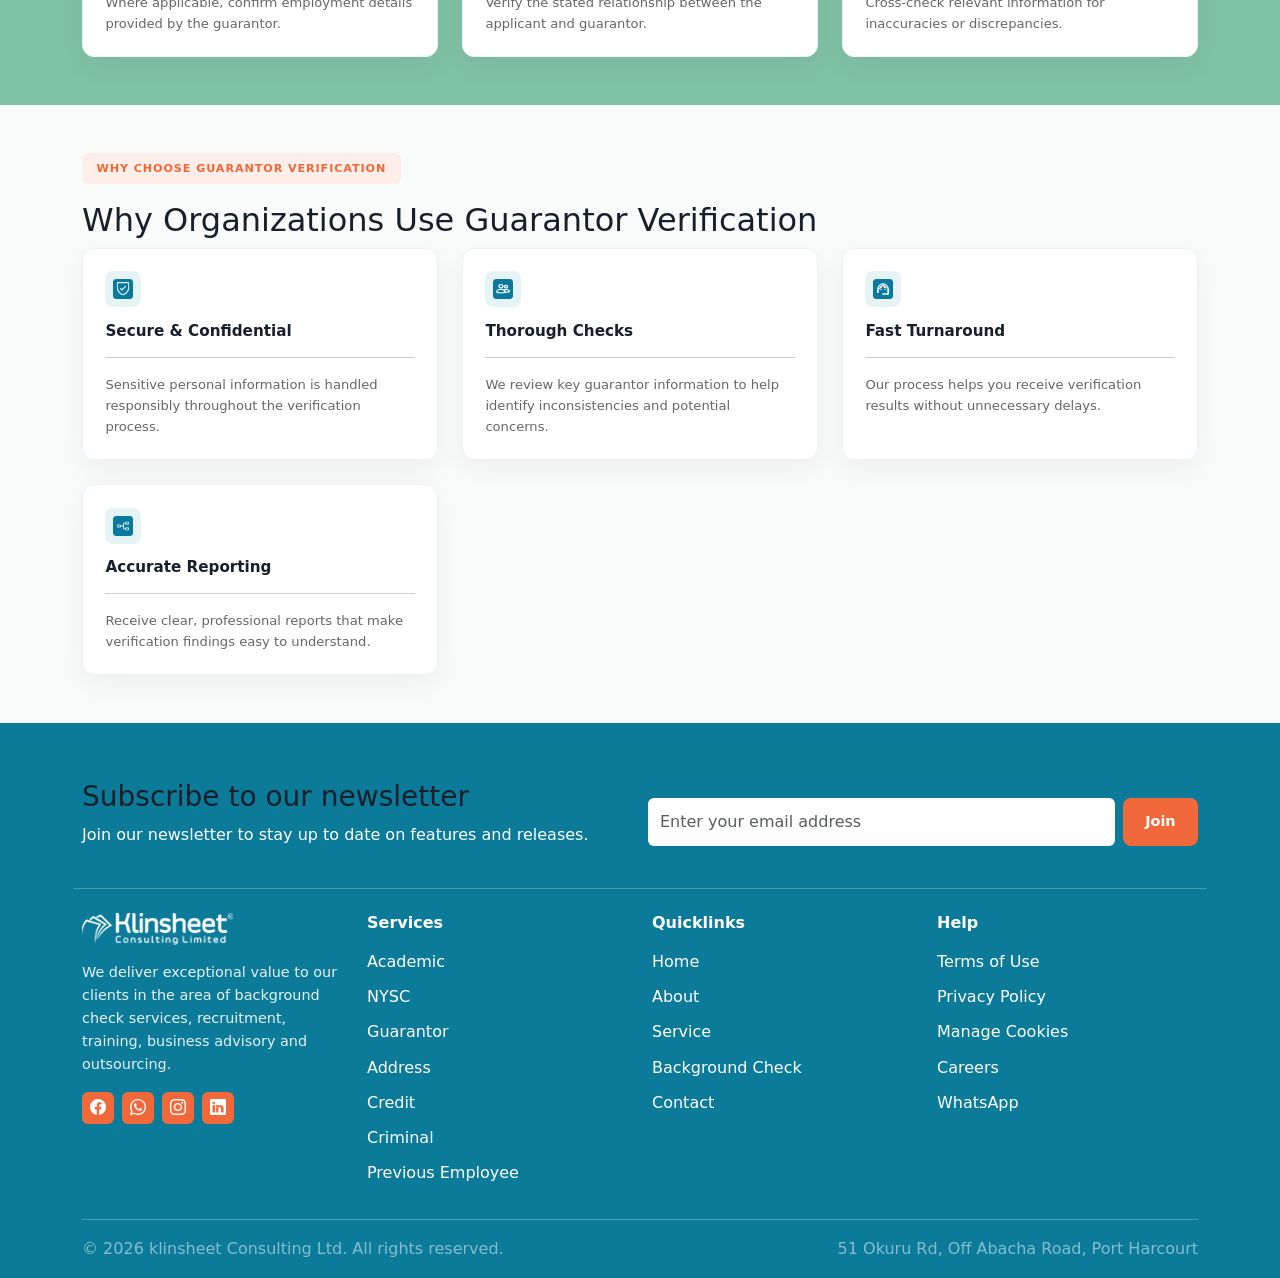
<file: guarantor check.html>
<!DOCTYPE html>
<html lang="en">
<head>
  <meta charset="UTF-8">
  <meta name="viewport" content="width=device-width, initial-scale=1.0">
  <title>Guarantor Verification - klinsheet</title>
  
  <!-- Bootstrap 5 CSS -->
  <link href="https://cdn.jsdelivr.net/npm/bootstrap@5.3.3/dist/css/bootstrap.min.css" rel="stylesheet">
<link rel="stylesheet" href="style.css">
  <!-- Bootstrap Icons CDN -->
  <link rel="stylesheet" href="https://cdn.jsdelivr.net/npm/bootstrap-icons@1.11.3/font/bootstrap-icons.min.css">
  
  
</head>
<body>

  <!-- BOOTSTRAP NAVBAR WITH DROPDOWN -->
  <nav class="navbar navbar-expand-lg navbar-custom border-bottom sticky-top">
    <div class="container">
      <a class="navbar-brand" href="index.html">
        <img class="img-fluid" src="images/klinsheet logo 1.png" alt="klinsheet Logo">
      </a>
      <button class="navbar-toggler" type="button" data-bs-toggle="collapse" data-bs-target="#navMenu">
        <span class="navbar-toggler-icon"></span>
      </button>
      <div class="collapse navbar-collapse" id="navMenu">
        <ul class="navbar-nav mx-auto mb-2 mb-lg-0">
          <li class="nav-item"><a class="nav-link nav-link-custom" href="index.html">Home</a></li>
          <li class="nav-item"><a class="nav-link nav-link-custom" href="About.html">About</a></li>
          
          <!-- Service Dropdown -->
            <li class="nav-item dropdown">
  <a class="nav-link nav-link-custom dropdown-toggle" href="#" id="servicesDropdown" role="button" data-bs-toggle="dropdown" aria-expanded="false">
    Service
  </a>
  <ul class="dropdown-menu dropdown-menu-glass" aria-labelledby="servicesDropdown">
    <li><a class="dropdown-item" href="academic verification.html">Academic Verification</a></li>
    <li><a class="dropdown-item" href="previous employer check.html">Previous Employee Check</a></li>
    <li><a class="dropdown-item" href="guarantor check.html">Guarantor/ Reference Check</a></li>
    <li><a class="dropdown-item" href="nysc verification.html">NYSC Verification</a></li>
    <li><a class="dropdown-item" href="address confirmation.html">Address Confirmation</a></li>
    <li><a class="dropdown-item" href="credit check.html">Credit Check</a></li>
    <li><a class="dropdown-item " href="criminal ceck.html">Criminal Check</a></li>
  </ul>
</li>

          <li class="nav-item"><a class="nav-link nav-link-custom" href="#">Insight</a></li>
          <li class="nav-item"><a class="nav-link nav-link-custom" href="#">Job Portal</a></li>
          <li class="nav-item"><a class="nav-link nav-link-custom" href="contact us.html">Contact</a></li>
        </ul>
        <a href="request background check.html" class="btn-orange ms-lg-3 mt-3 mt-lg-0">Request a Background Check</a>
      </div>
    </div>
  </nav>

  <!-- Hero Section -->
  <section class="hero-inner"><div class="container"><span class="badge-orange">Guarantor Check</span><h1>Verify the Person  Behind the Guarantee.</h1></div></section>

  <!-- About Section -->
  <section class="py-5"><div class="container"><div class="row align-items-center g-5"><div class="col-lg-6 text-center"><div>
        <img class="img-fluid" src="images/Group 33373 copy.png" alt="Guarantors App Preview">
      </div></div><div class="col-lg-6">
      <span class="badge-orange">What is Guarantor Verification?</span>
      <p>A guarantor check helps organizations confirm the identity, contact information, address, and relevant details of a person providing a guarantee for an applicant.</p>
      <p>Hinsheet provides a secure and structured verification process that helps you validate guarantor information and make more informed decisions.</p>

      <div class="row g-3 my-3">
        <div class="col-sm-6"><div class="feature-item">
          <div class="feature-header">
          <img class="img-fluid" src="images/Frame (2).png" alt="">
          <h4>Reduce Fraud Risk</h4>
          </div>
          <p>Identify potential fake accounts or misleading information.</p></div></div>
        <div class="col-sm-6"><div class="feature-item">
          <div class="feature-header">
          <img class="img-fluid" src="images/Frame (3).png" alt="">
          <h4>Confirm Authenticity</h4>
          </div>
          <p>Ensure the guarantor is a real and verifiable person.</p></div></div>
        <div class="col-sm-6"><div class="feature-item">
          <div class="feature-header">
          <img class="img-fluid" src="images/Frame (4).png" alt="">
          <h4>Improve Accountability</h4>
          </div>
          <p>Maintain reliable records of guarantor information.</p></div></div>
        <div class="col-sm-6"><div class="feature-item">
          <div class="feature-header">
          <img class="img-fluid" src="images/Frame (5).png" alt="">
          <h4>Protect Your Organization</h4>
          </div>
          <p>Reduce exposure to unreliable verification and onboarding risks.</p></div></div>
      </div>

      <a href="request background check.html" class="btn-orange">Request Guarantor Verification</a></div></div></div></section>

  <!-- What We Verify Section -->
  <section class="verify-band py-5"><div class="container">
    <span class="badge-orange">What We Verify</span>
    <h2>Comprehensive Checks on Important  Guarantor Information.</h2>

    <div class="row g-4">
      <div class="col-md-6 col-lg-4"><div class="card-custom h-100">
        <div class="card-icon">
          <img class="img-fluid" src="images/Frame.png" alt="">
        </div>
        <h3>Identity Verification</h3>
        <hr>
        <p>Confirm the guarantor's identity and  personal information.</p></div></div>
      <div class="col-md-6 col-lg-4"><div class="card-custom h-100">
        <div class="card-icon">
          <img class="img-fluid" src="images/cil_institution.png" alt="">
        </div>
        <h3>Contact Details</h3>
        <hr>
        <p>Validate phone numbers, email addresses,  and other contact information.</p></div></div>
      <div class="col-md-6 col-lg-4"><div class="card-custom h-100">
        <div class="card-icon">
          <img class="img-fluid" src="images/tdesign_institution-checked (1).png" alt="">
        </div>
        <h3>Address Confirmation</h3>
        <hr>
        <p>Verify physical and stated residential  or business addresses.</p></div></div>
      <div class="col-md-6 col-lg-4"><div class="card-custom h-100">
        <div class="card-icon">
          <img class="img-fluid" src="images/tabler_book.png" alt="">
        </div>
        <h3>Employment Information</h3>
        <hr>
        <p>Where applicable, confirm employment  details provided by the guarantor.</p></div></div>
      <div class="col-md-6 col-lg-4"><div class="card-custom h-100">
        <div class="card-icon">
          <img class="img-fluid" src="images/griddy-icons_certificate.png" alt="">
        </div>
        <h3>Relationship to Applicant</h3>
        <hr>
        <p>Verify the stated relationship between  the applicant and guarantor.</p></div></div>
      <div class="col-md-6 col-lg-4"><div class="card-custom h-100">
        <div class="card-icon">
          <img class="img-fluid" src="images/pinhead_book-with-square-academic-cap.png" alt="">
        </div>
        <h3>Provided Information</h3>
        <hr>
        <p>Cross-check relevant information for  inaccuracies or discrepancies.</p>
      </div></div></div></div></section>

  <!-- Why Choose Us Section -->
  <section class="why-section py-5"><div class="container"><span class="badge-orange">Why Choose Guarantor Verification</span>
    <h2>Why Organizations Use  Guarantor Verification</h2>

    <div class="row g-4">
      <div class="col-md-6 col-lg-4"><div class="card-custom h-100">
        <div class="card-icon">
          <img class="img-fluid" src="images/Frame (1).png" alt="">
        </div>
        <h3>Secure & Confidential</h3>
        <hr>
        <p>Sensitive personal information is  handled responsibly throughout  the verification process.</p></div></div>
      <div class="col-md-6 col-lg-4"><div class="card-custom h-100">
        <div class="card-icon">
          <img class="img-fluid" src="images/gravity-ui_persons.png" alt="">
        </div>
        <h3>Thorough Checks</h3>
        <hr>
        <p>We review key guarantor information  to help identify inconsistencies  and potential concerns.</p></div></div>
      <div class="col-md-6 col-lg-4"><div class="card-custom h-100">
        <div class="card-icon">
          <img class="img-fluid" src="images/ic_sharp-support-agent.png" alt="">
        </div>
        <h3>Fast Turnaround</h3>
        <hr>
        <p>Our process helps you receive  verification results without  unnecessary delays.</p></div></div>
      <div class="col-md-6 col-lg-4"><div class="card-custom h-100">
        <div class="card-icon">
          <img class="img-fluid" src="images/carbon_decision-tree.png" alt="">
        </div>
        <h3>Accurate Reporting</h3>
        <hr>
        <p>Receive clear, professional  reports that make verification  findings easy to understand.</p>
      </div></div></div></div></section>

  <!-- Footer Section -->
  <footer class="site-footer"><div class="container"><div class="row align-items-center g-3 pb-4 mb-4 border-bottom border-white border-opacity-25">
      <div class="col-lg-6">
        <h3 class="newsletter-title">Subscribe to our newsletter</h3>
        <p>Join our newsletter to stay up to date on features and releases.</p>
      </div>
      <div class="col-lg-6"><form class="d-flex gap-2 justify-content-lg-end" onsubmit="event.preventDefault();"><input class="form-control newsletter-input" type="email" placeholder="Enter your email address"><button class="btn-orange">Join</button></form></div>
    </div>

    <div class="row g-4">
      <div class="col-6 col-lg-3">
        <div class="mb-3"><img class="img-fluid footer-logo" src="images/klinsheet logo 1.png" alt="Hinsheet Logo" ></div>
        <p class="footer-description">We deliver exceptional value to our clients in the area of background check services, recruitment, training, business advisory and outsourcing.</p>
        <div class="d-flex gap-2 mt-3">
          <a href="#" class="social-box"><i class="bi bi-facebook"></i></a>
          <a href="#" class="social-box"><i class="bi bi-whatsapp"></i></a>
          <a href="#" class="social-box"><i class="bi bi-instagram"></i></a>
          <a href="#" class="social-box"><i class="bi bi-linkedin"></i></a>
        </div>
      </div>
      <div class="col-6 col-lg-3">
        <h6 class="footer-heading">Services</h6>
        <ul class="footer-links">
          <li>Academic</li>
          <li>NYSC</li>
          <li>Guarantor</li>
          <li>Address</li>
          <li>Credit</li>
          <li>Criminal</li>
          <li>Previous Employee</li>
        </ul>
      </div>
      <div class="col-6 col-lg-3">
        <h6 class="footer-heading">Quicklinks</h6>
        <ul class="footer-links">
          <li>Home</li>
          <li>About</li>
          <li>Service</li>
          <li>Background Check</li>
          <li>Contact</li>
        </ul>
      </div>
      <div class="col-6 col-lg-3">
        <h6 class="footer-heading">Help</h6>
        <ul class="footer-links">
          <li>Terms of Use</li>
          <li>Privacy Policy</li>
          <li>Manage Cookies</li>
          <li>Careers</li>
          <li>WhatsApp</li>
        </ul>
      </div>
    </div><div class="d-flex flex-column flex-md-row justify-content-between gap-2 pt-3 mt-4 border-top border-white border-opacity-25 text-white-50">
      <p class="mb-0">&copy; 2026 klinsheet Consulting Ltd. All rights reserved.</p>
      <p>51 Okuru Rd, Off Abacha Road, Port Harcourt</p>
    </div>
    </div>
  </footer>

  <!-- Bootstrap 5 JavaScript Bundle -->
  <script src="https://cdn.jsdelivr.net/npm/bootstrap@5.3.3/dist/js/bootstrap.bundle.min.js"></script>
</body>
</html>
</file>
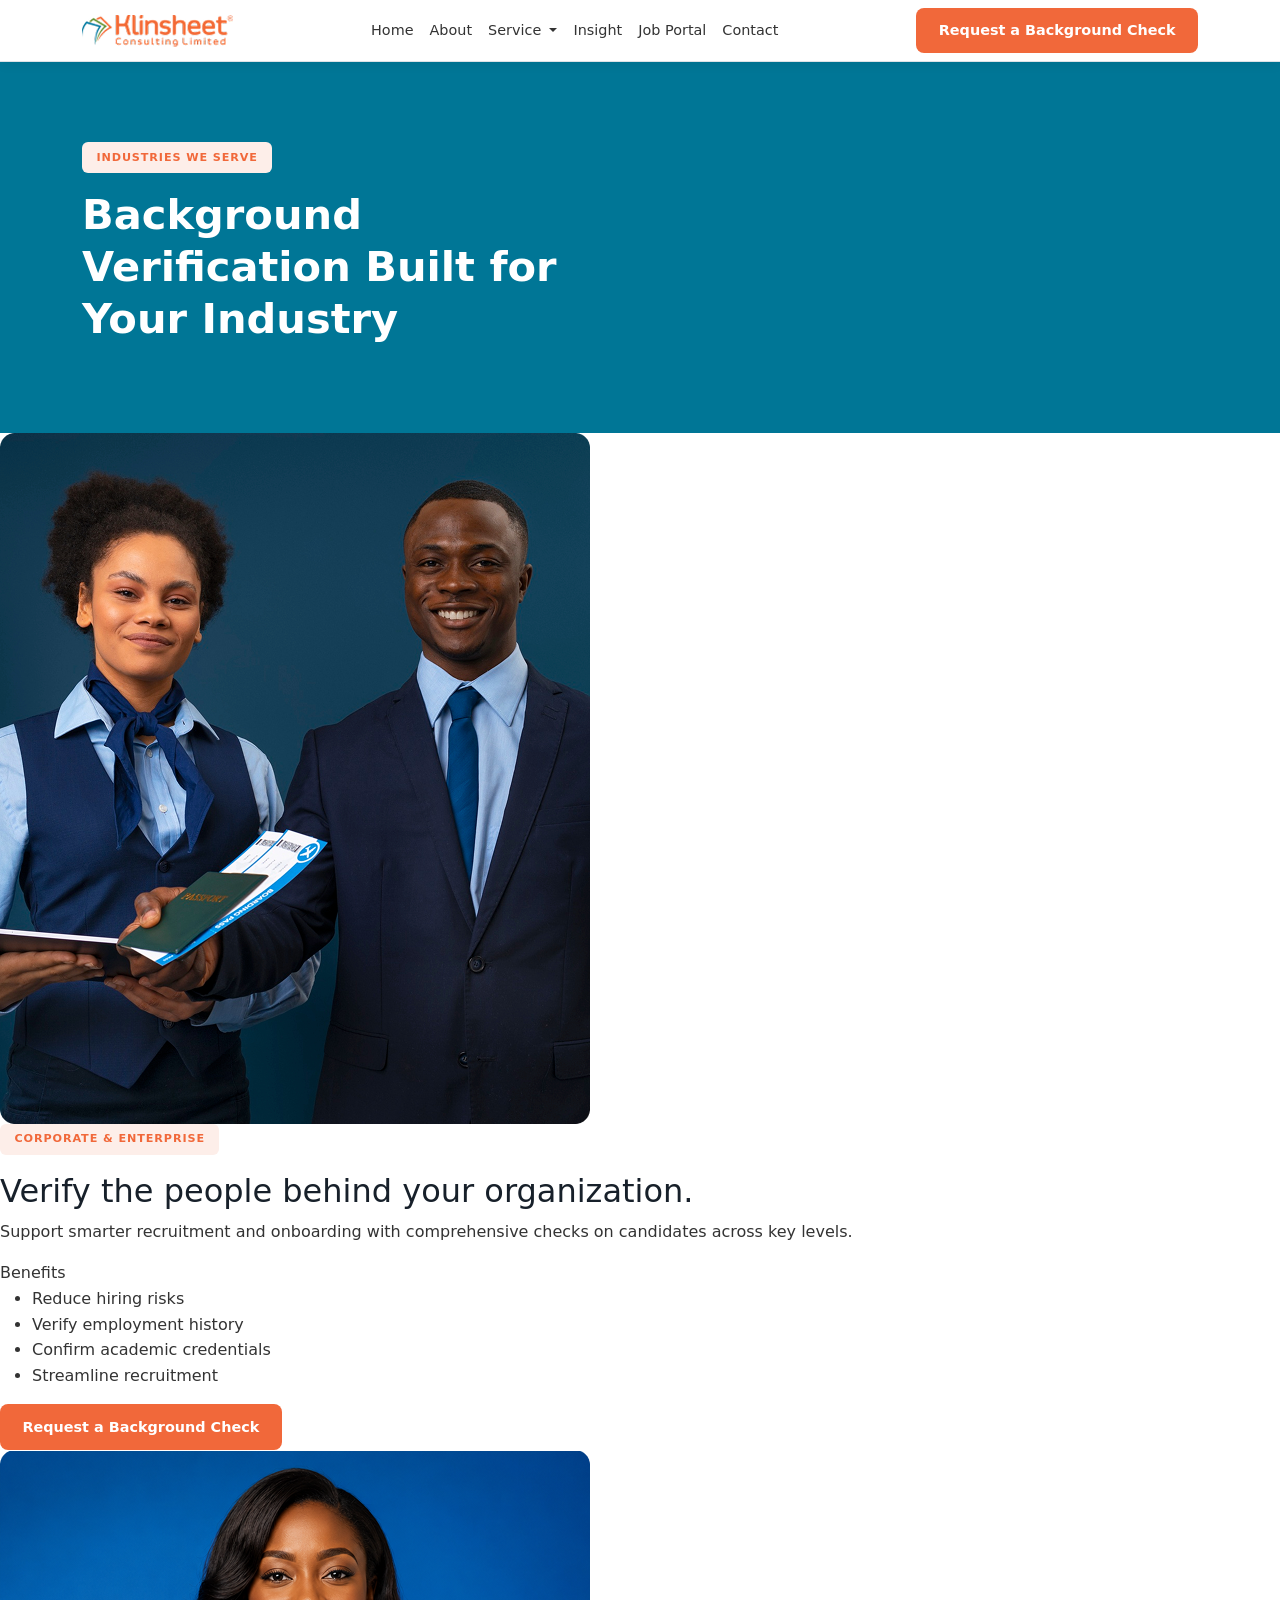
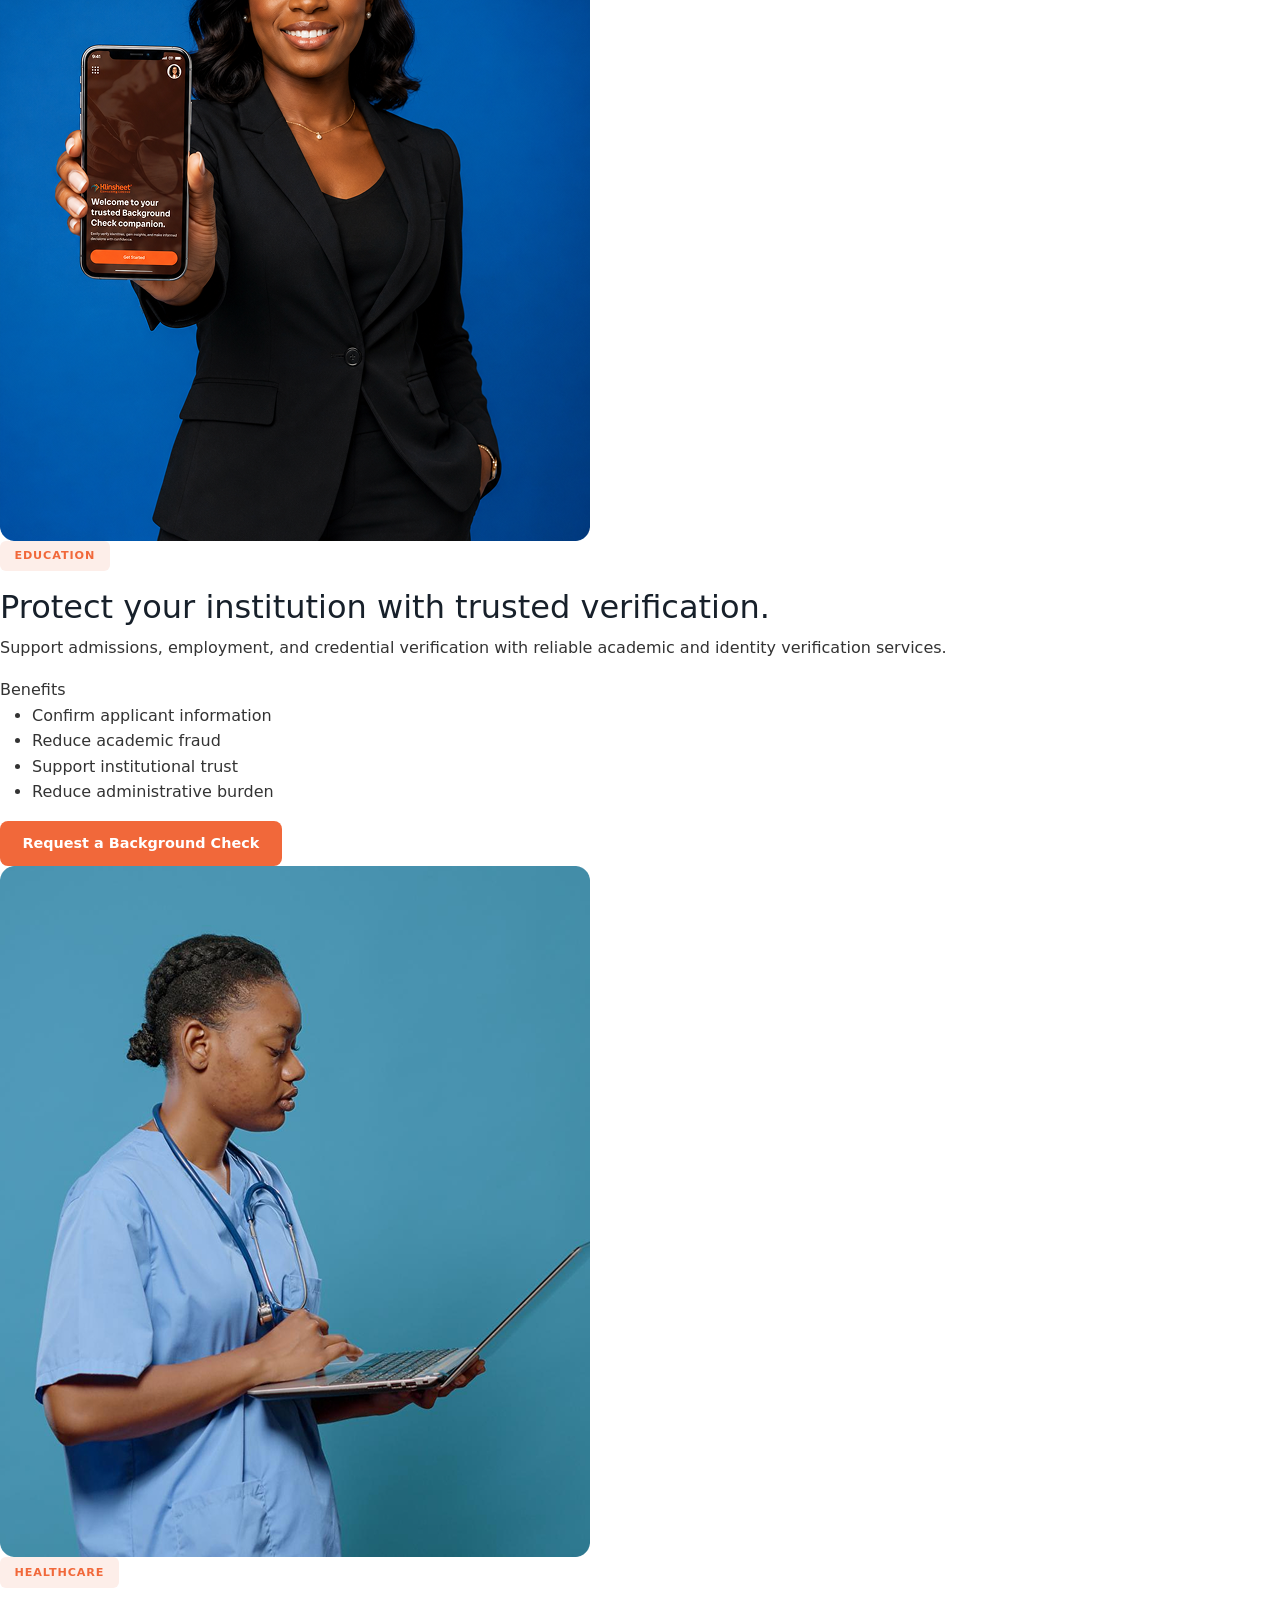
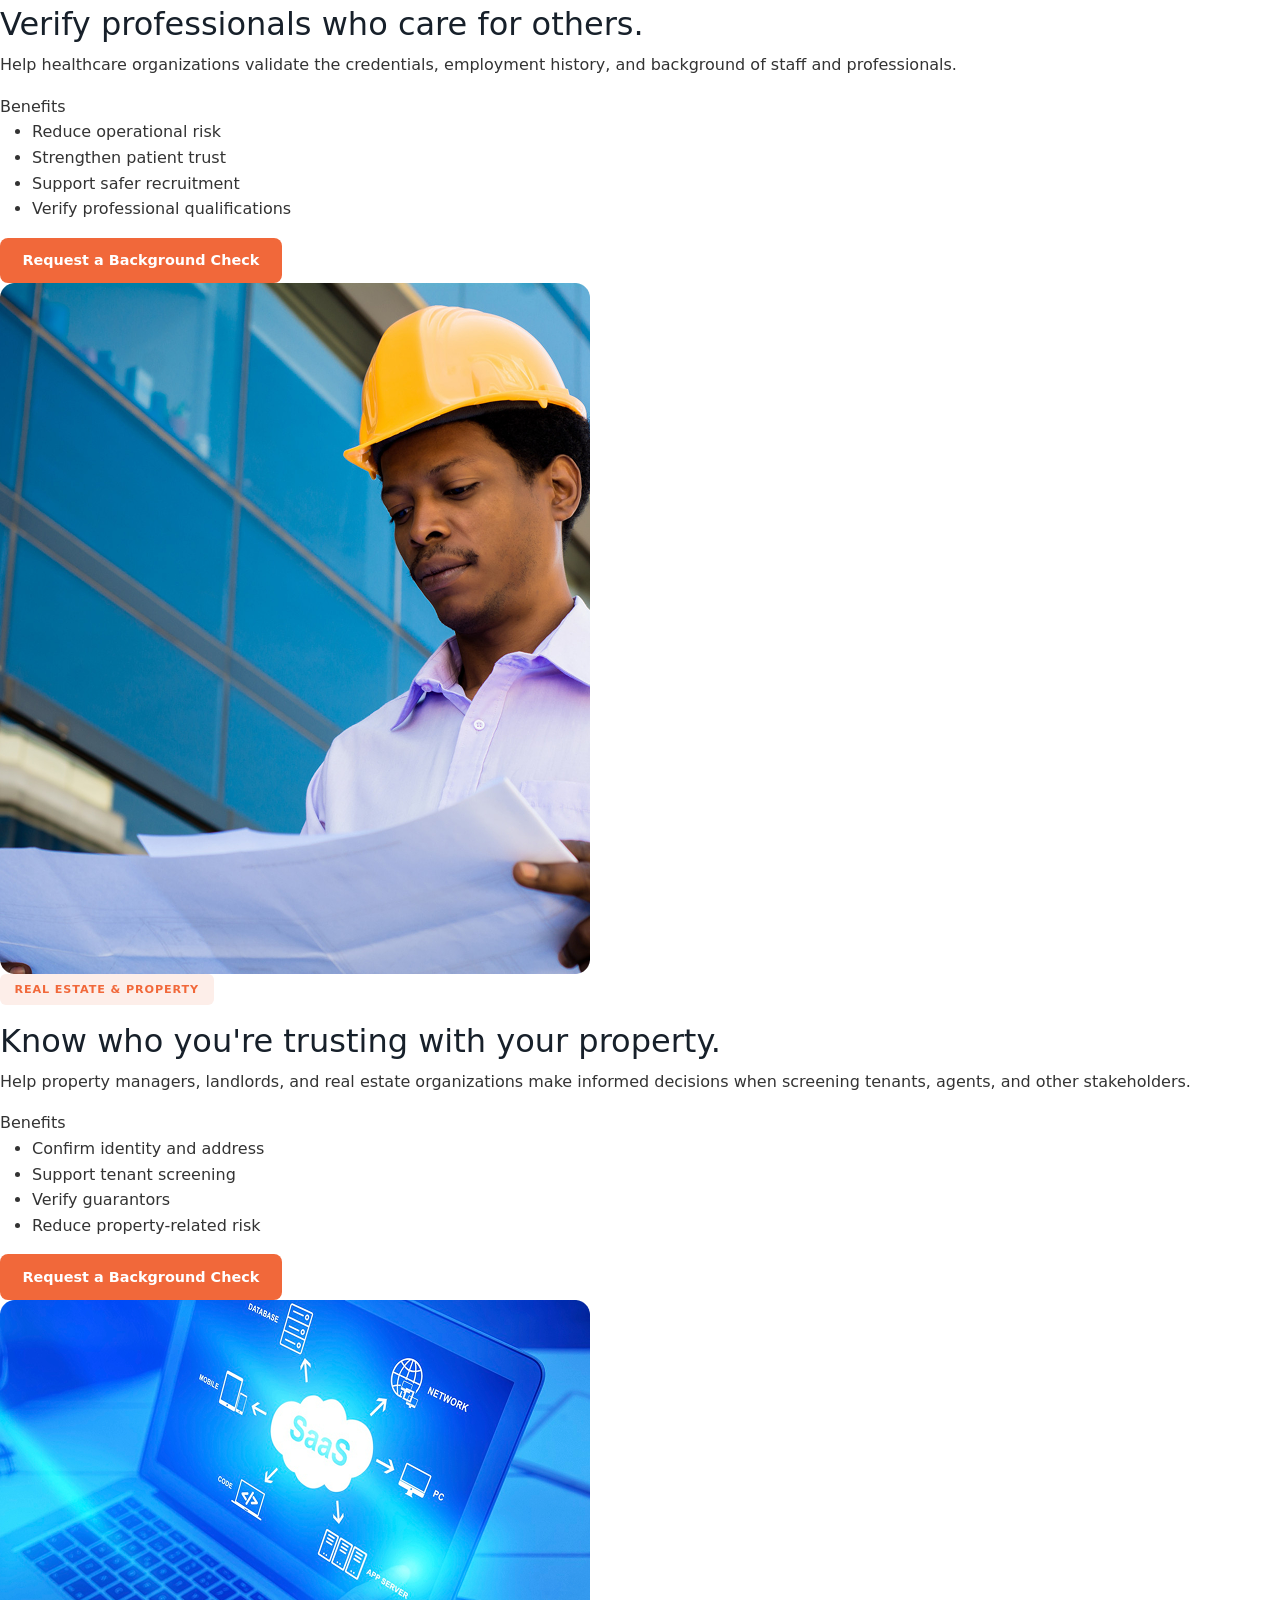
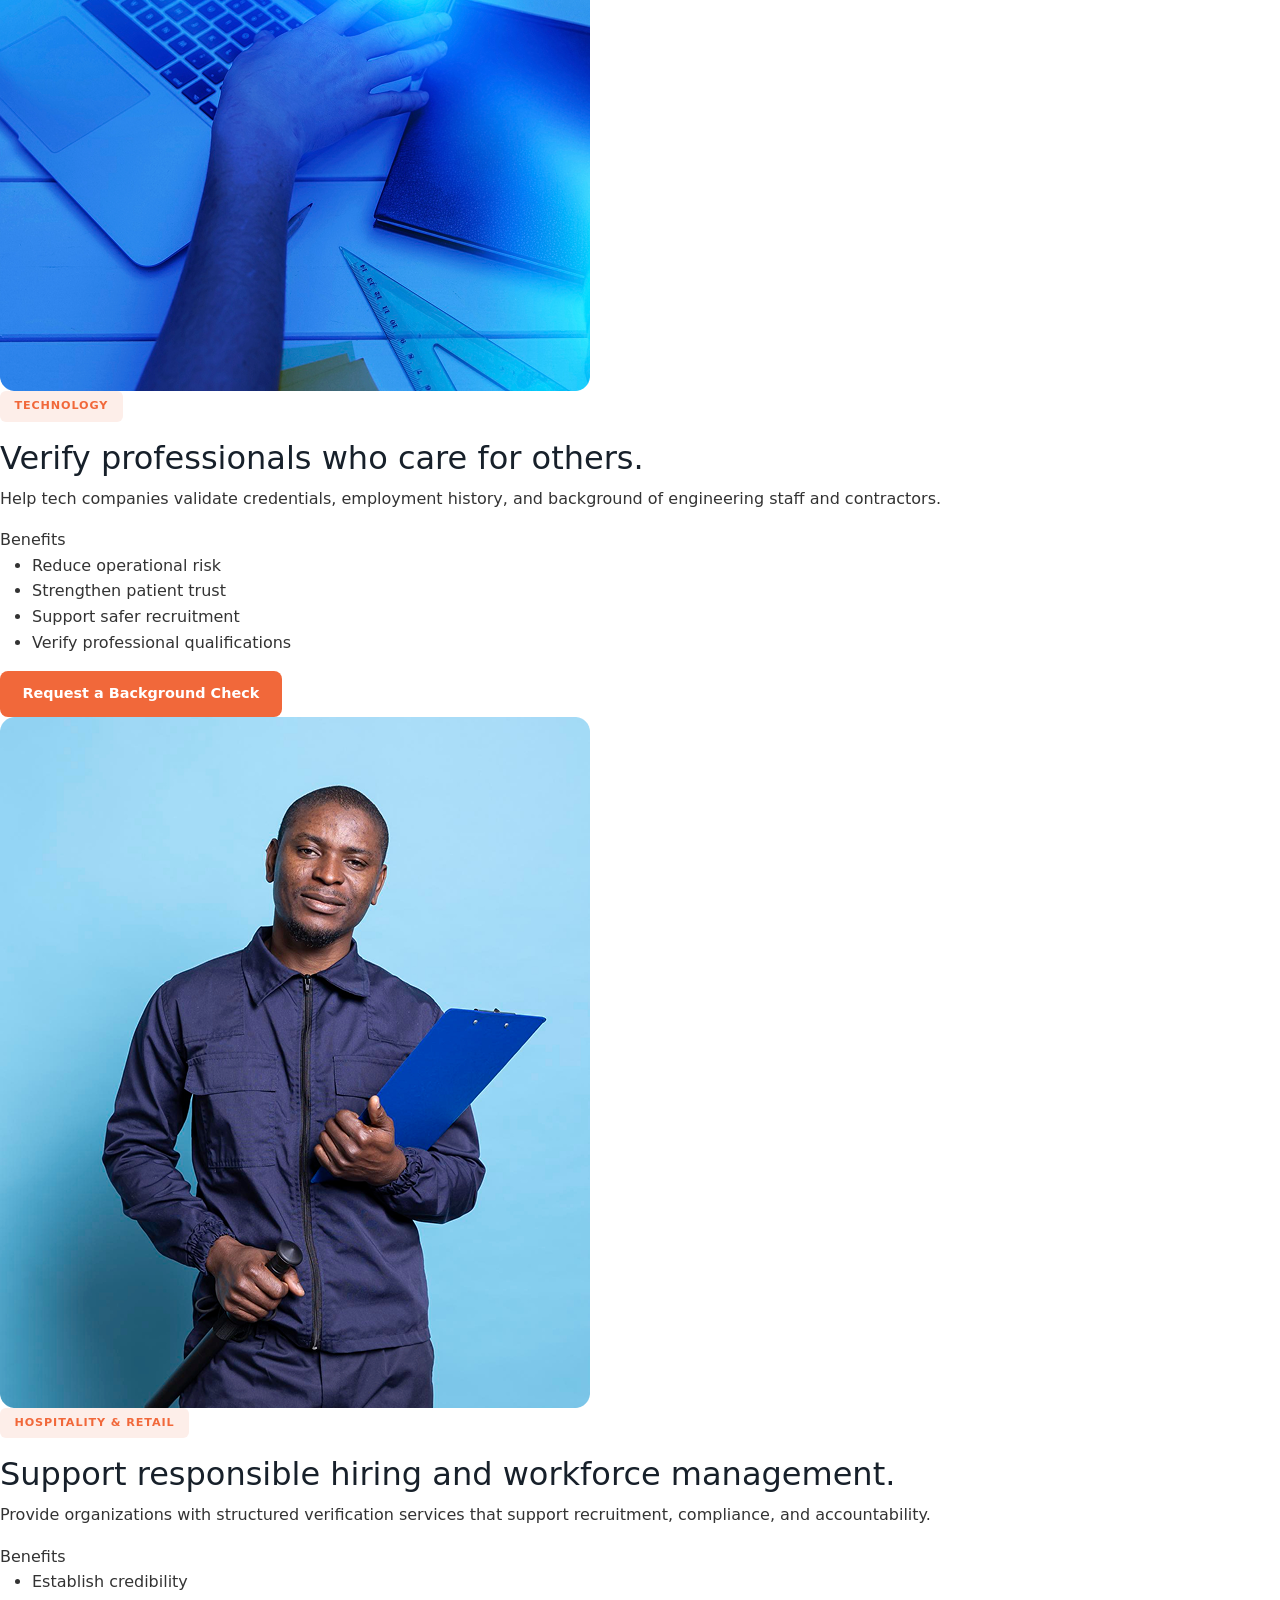
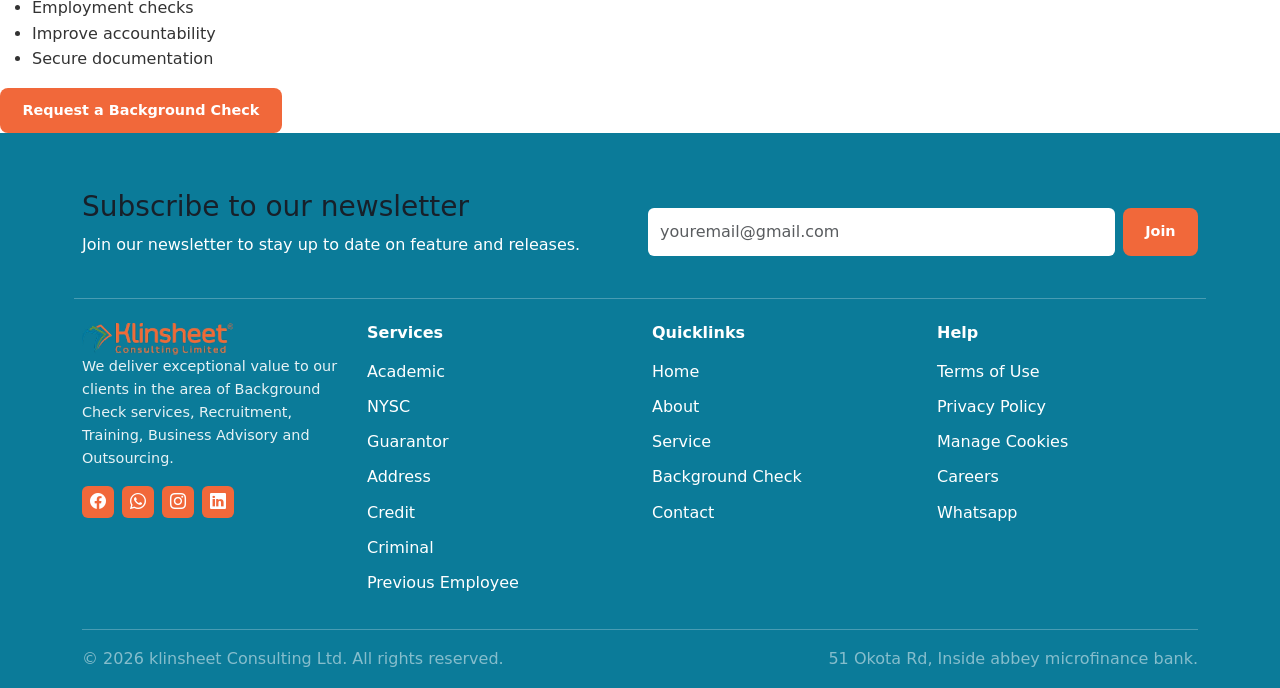
<file: industries we serve.html>
<!DOCTYPE html>
<html lang="en">
<head>
  <meta charset="UTF-8">
  <meta name="viewport" content="width=device-width, initial-scale=1.0">
  <title>Industries We Serve - klinsheet</title>

  <!-- Bootstrap 5 CSS CDN -->
  <link href="https://cdn.jsdelivr.net/npm/bootstrap@5.3.3/dist/css/bootstrap.min.css" rel="stylesheet">
<link rel="stylesheet" href="style.css">
  <!-- Bootstrap Icons CDN -->
  <link rel="stylesheet" href="https://cdn.jsdelivr.net/npm/bootstrap-icons@1.11.3/font/bootstrap-icons.min.css">

  
</head>
<body>

  <!-- BOOTSTRAP NAVIGATION BAR -->
  <nav class="navbar navbar-expand-lg navbar-custom border-bottom sticky-top">
    <div class="container">
      <a class="navbar-brand" href="index.html">
        <img class="img-fluid" src="images/klinsheet logo 1.png" alt="klinsheet Logo">
      </a>

      <!-- Mobile Toggle Button -->
      <button class="navbar-toggler" type="button" data-bs-toggle="collapse" data-bs-target="#navMenu" aria-controls="navMenu" aria-expanded="false" aria-label="Toggle navigation">
        <span class="navbar-toggler-icon"></span>
      </button>

      <!-- Nav Links & Dropdown -->
      <div class="collapse navbar-collapse" id="navMenu">
        <ul class="navbar-nav mx-auto mb-2 mb-lg-0">
          <li class="nav-item">
            <a class="nav-link nav-link-custom" href="index.html">Home</a>
          </li>
          <li class="nav-item">
            <a class="nav-link nav-link-custom" href="About.html">About</a>
          </li>

          <!-- Services Dropdown -->
           <li class="nav-item dropdown">
  <a class="nav-link nav-link-custom dropdown-toggle" href="#" id="servicesDropdown" role="button" data-bs-toggle="dropdown" aria-expanded="false">
    Service
  </a>
  <ul class="dropdown-menu dropdown-menu-glass" aria-labelledby="servicesDropdown">
    <li><a class="dropdown-item" href="academic verification.html">Academic Verification</a></li>
    <li><a class="dropdown-item" href="previous employer check.html">Previous Employee Check</a></li>
    <li><a class="dropdown-item" href="guarantor check.html">Guarantor/ Reference Check</a></li>
    <li><a class="dropdown-item" href="nysc verification.html">NYSC Verification</a></li>
    <li><a class="dropdown-item" href="address confirmation.html">Address Confirmation</a></li>
    <li><a class="dropdown-item" href="credit check.html">Credit Check</a></li>
    <li><a class="dropdown-item " href="criminal ceck.html">Criminal Check</a></li>
  </ul>
</li>

          <li class="nav-item">
            <a class="nav-link nav-link-custom" href="insight.html">Insight</a>
          </li>
          <li class="nav-item">
            <a class="nav-link nav-link-custom" href="job-portal.html">Job Portal</a>
          </li>
          <li class="nav-item">
            <a class="nav-link nav-link-custom" href="contact us.html">Contact</a>
          </li>
        </ul>

        <!-- Action Button -->
        <a href="request background check.html" class="btn-orange ms-lg-3 mt-3 mt-lg-0">Request a Background Check</a>
      </div>
    </div>
  </nav>

  <!-- Hero Section -->
  <section class="hero-inner"><div class="container"><span class="badge-orange">INDUSTRIES WE SERVE</span><h1>Background Verification Built for Your Industry</h1></div></section>

  <!-- Industries Main Container -->
  <section class="industries-container">

    <div class="industry-row">
      <div class="industry-image-wrapper">
        <div class="image-backdrop">
          <img class="img-fluid" src="images/corporate-team.jpg" alt="Corporate Professionals">
        </div>
      </div>
      <div class="industry-content">
        <span class="badge-orange">CORPORATE & ENTERPRISE</span>
        <h2>Verify the people behind your organization.</h2>
        <p>Support smarter recruitment and onboarding with comprehensive  checks on candidates across key levels.</p>

        <div class="benefits-title">Benefits</div>
        <ul class="benefit-list">
          <li>Reduce hiring risks</li>
          <li>Verify employment history</li>
          <li>Confirm academic credentials</li>
          <li>Streamline recruitment</li>
        </ul>

        <a href="request background check.html" class="btn-orange">Request a Background Check</a>
      </div>
    </div>

    <div class="industry-row reverse">
      <div class="industry-image-wrapper">
        <div class="image-backdrop">
          <img class="img-fluid" src="images/education-staff.jpg" alt="Education Professional">
        </div>
      </div>
      <div class="industry-content">
        <span class="badge-orange">EDUCATION</span>
        <h2>Protect your institution with trusted verification.</h2>
        <p>Support admissions, employment, and credential verification with  reliable academic and identity verification services.</p>

        <div class="benefits-title">Benefits</div>
        <ul class="benefit-list">
          <li>Confirm applicant information</li>
          <li>Reduce academic fraud</li>
          <li>Support institutional trust</li>
          <li>Reduce administrative burden</li>
        </ul>

        <a href="request background check.html" class="btn-orange">Request a Background Check</a>
      </div>
    </div>

    <div class="industry-row">
      <div class="industry-image-wrapper">
        <div class="image-backdrop">
          <img class="img-fluid" src="images/healthcare-worker.jpg" alt="Healthcare Professional">
        </div>
      </div>
      <div class="industry-content">
        <span class="badge-orange">HEALTHCARE</span>
        <h2>Verify professionals who care for others.</h2>
        <p>Help healthcare organizations validate the credentials, employment  history, and background of staff and professionals.</p>

        <div class="benefits-title">Benefits</div>
        <ul class="benefit-list">
          <li>Reduce operational risk</li>
          <li>Strengthen patient trust</li>
          <li>Support safer recruitment</li>
          <li>Verify professional qualifications</li>
        </ul>

        <a href="request background check.html" class="btn-orange">Request a Background Check</a>
      </div>
    </div>

    <div class="industry-row reverse">
      <div class="industry-image-wrapper">
        <div class="image-backdrop">
          <img class="img-fluid" src="images/real-estate-engineer.jpg" alt="Real Estate Professional">
        </div>
      </div>
      <div class="industry-content">
        <span class="badge-orange">REAL ESTATE & PROPERTY</span>
        <h2>Know who you're trusting with your property.</h2>
        <p>Help property managers, landlords, and real estate organizations make  informed decisions when screening tenants, agents, and other stakeholders.</p>

        <div class="benefits-title">Benefits</div>
        <ul class="benefit-list">
          <li>Confirm identity and address</li>
          <li>Support tenant screening</li>
          <li>Verify guarantors</li>
          <li>Reduce property-related risk</li>
        </ul>

        <a href="request background check.html" class="btn-orange">Request a Background Check</a>
      </div>
    </div>

    <div class="industry-row">
      <div class="industry-image-wrapper">
        <div class="image-backdrop">
          <img class="img-fluid" src="images/tech-laptop.jpg" alt="Technology Workplace">
        </div>
      </div>
      <div class="industry-content">
        <span class="badge-orange">TECHNOLOGY</span>
        <h2>Verify professionals who care for others.</h2>
        <p>Help tech companies validate credentials, employment  history, and background of engineering staff and contractors.</p>

        <div class="benefits-title">Benefits</div>
        <ul class="benefit-list">
          <li>Reduce operational risk</li>
          <li>Strengthen patient trust</li>
          <li>Support safer recruitment</li>
          <li>Verify professional qualifications</li>
        </ul>

        <a href="request background check.html" class="btn-orange">Request a Background Check</a>
      </div>
    </div>

    <div class="industry-row reverse">
      <div class="industry-image-wrapper">
        <div class="image-backdrop">
          <img class="img-fluid" src="images/hospitality-staff.jpg" alt="Hospitality Staff">
        </div>
      </div>
      <div class="industry-content">
        <span class="badge-orange">HOSPITALITY & RETAIL</span>
        <h2>Support responsible hiring and workforce management.</h2>
        <p>Provide organizations with structured verification services that support  recruitment, compliance, and accountability.</p>

        <div class="benefits-title">Benefits</div>
        <ul class="benefit-list">
          <li>Establish credibility</li>
          <li>Employment checks</li>
          <li>Improve accountability</li>
          <li>Secure documentation</li>
        </ul>

        <a href="request background check.html" class="btn-orange">Request a Background Check</a>
      </div>
    </div>

  </section>

  <!-- Footer Section -->
  <footer class="site-footer"><div class="container"><div class="row align-items-center g-3 pb-4 mb-4 border-bottom border-white border-opacity-25">
      <div class="col-lg-6">
        <h3 class="newsletter-title">Subscribe to our newsletter</h3>
        <p>Join our newsletter to stay up to date on feature and releases.</p>
      </div>
      <div class="col-lg-6"><form class="d-flex gap-2 justify-content-lg-end" onsubmit="event.preventDefault();"><input class="form-control newsletter-input" type="email" placeholder="youremail@gmail.com"><button class="btn-orange">Join</button></form></div>
    </div>

    <div class="row g-4">
      <div class="col-6 col-lg-3">
        <div class="logo"><img class="img-fluid" src="images/klinsheet logo 1.png" alt="Hinsheet Logo"></div>
        <p class="footer-description">We deliver exceptional value to our clients in the area of Background Check services, Recruitment, Training, Business Advisory and Outsourcing.</p>
        <div class="d-flex gap-2 mt-3">
          <a href="#" class="social-box"><i class="bi bi-facebook"></i></a>
          <a href="#" class="social-box"><i class="bi bi-whatsapp"></i></a>
          <a href="#" class="social-box"><i class="bi bi-instagram"></i></a>
          <a href="#" class="social-box"><i class="bi bi-linkedin"></i></a>
        </div>
      </div>
      <div class="col-6 col-lg-3">
        <h6 class="footer-heading">Services</h6>
        <ul class="footer-links">
          <li>Academic</li>
          <li>NYSC</li>
          <li>Guarantor</li>
          <li>Address</li>
          <li>Credit</li>
          <li>Criminal</li>
          <li>Previous Employee</li>
        </ul>
      </div>
      <div class="col-6 col-lg-3">
        <h6 class="footer-heading">Quicklinks</h6>
        <ul class="footer-links">
          <li>Home</li>
          <li>About</li>
          <li>Service</li>
          <li>Background Check</li>
          <li>Contact</li>
        </ul>
      </div>
      <div class="col-6 col-lg-3">
        <h6 class="footer-heading">Help</h6>
        <ul class="footer-links">
          <li>Terms of Use</li>
          <li>Privacy Policy</li>
          <li>Manage Cookies</li>
          <li>Careers</li>
          <li>Whatsapp</li>
        </ul>
      </div>
    </div><div class="d-flex flex-column flex-md-row justify-content-between gap-2 pt-3 mt-4 border-top border-white border-opacity-25 text-white-50">
      <p class="mb-0">&copy; 2026 klinsheet Consulting Ltd. All rights reserved.</p>
      <p>51 Okota Rd, Inside abbey microfinance bank.</p>
    </div></div></footer>

  <!-- Bootstrap 5 JavaScript Bundle CDN -->
  <script src="https://cdn.jsdelivr.net/npm/bootstrap@5.3.3/dist/js/bootstrap.bundle.min.js"></script>
</body>
</html>
</file>
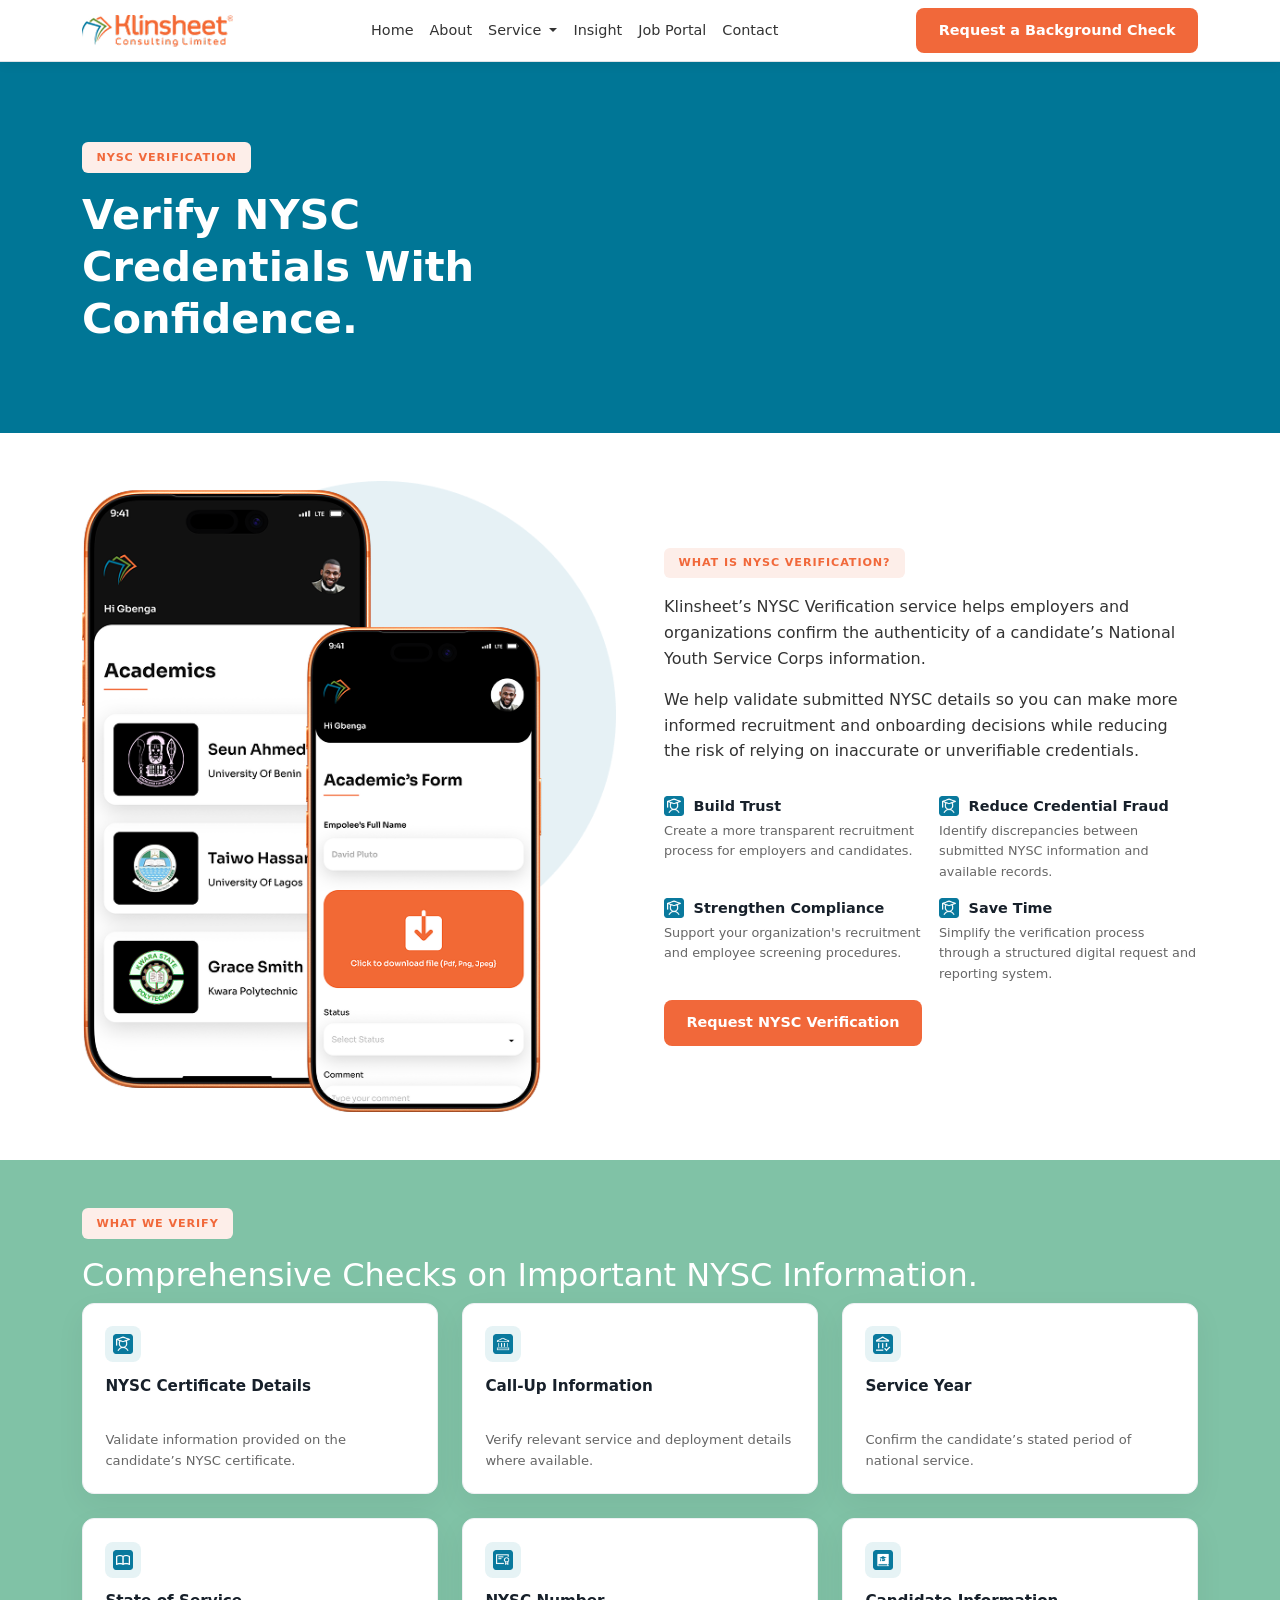
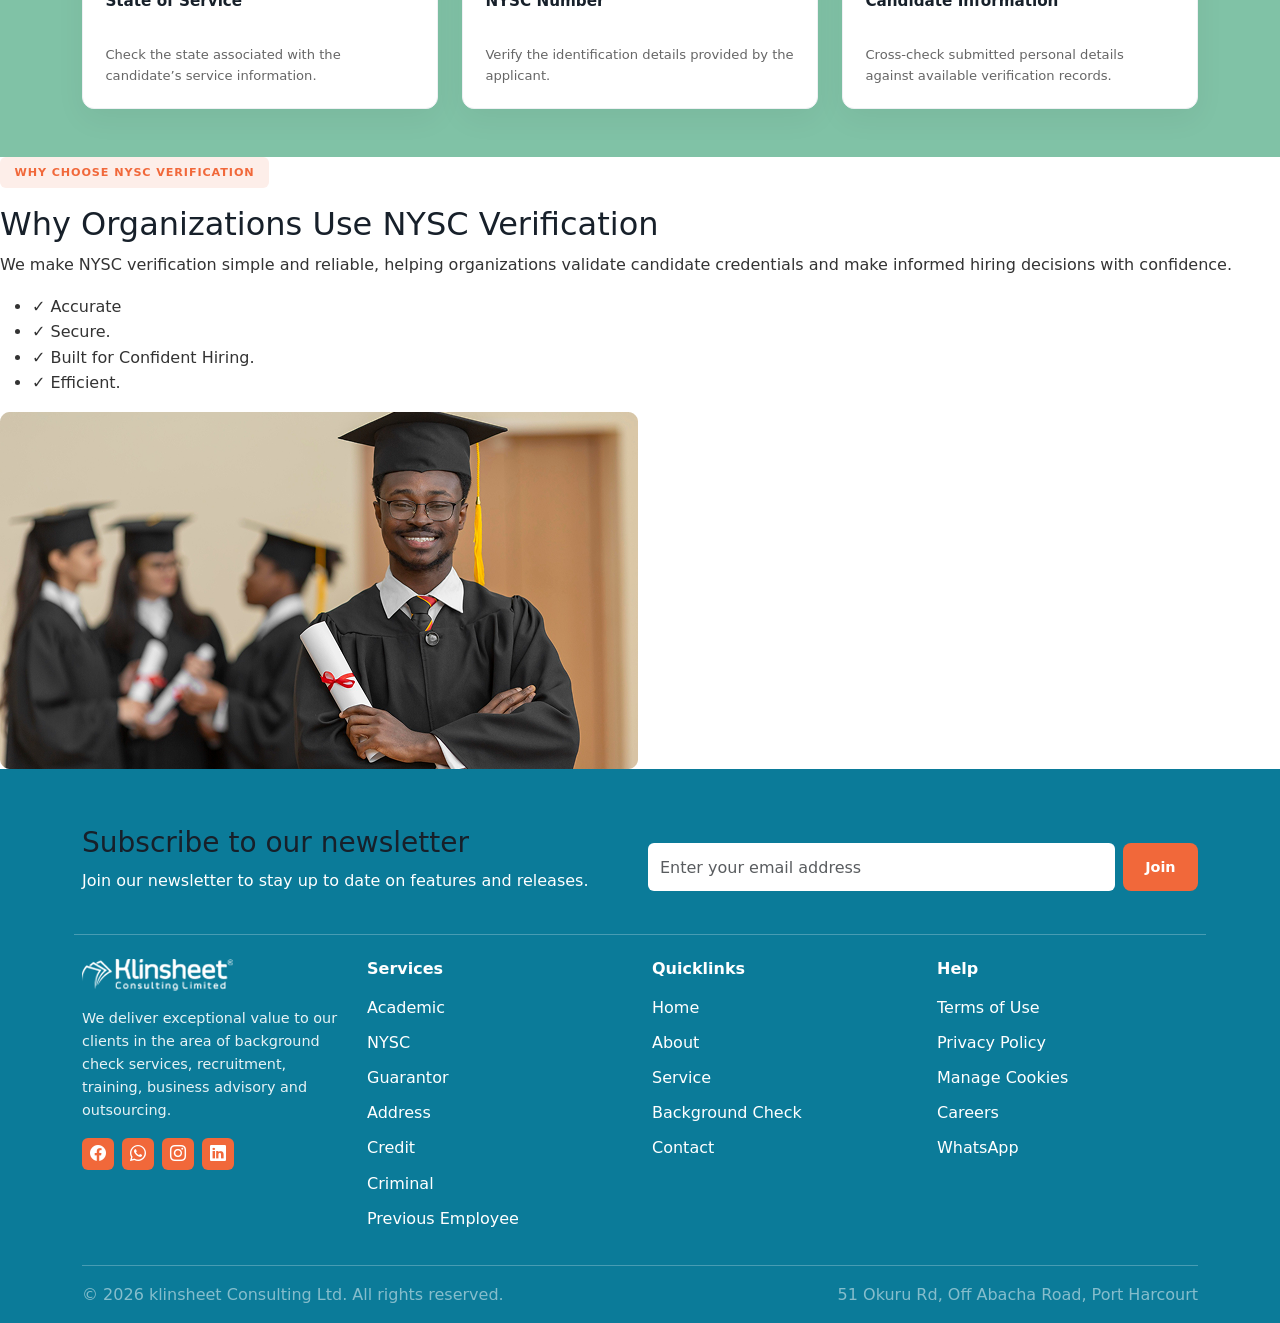
<file: nysc verification.html>
<!DOCTYPE html>
<html lang="en">
<head>
  <meta charset="UTF-8">
  <meta name="viewport" content="width=device-width, initial-scale=1.0">
  <title>NYSC verification klinsheet</title>
  
  <!-- Bootstrap 5 CSS CDN -->
  <link href="https://cdn.jsdelivr.net/npm/bootstrap@5.3.3/dist/css/bootstrap.min.css" rel="stylesheet">
<link rel="stylesheet" href="style.css">
  <!-- Bootstrap Icons CDN -->
  <link rel="stylesheet" href="https://cdn.jsdelivr.net/npm/bootstrap-icons@1.11.3/font/bootstrap-icons.min.css">
  
  
</head>
<body>

  <!-- BOOTSTRAP NAVBAR WITH DROPDOWN -->
  <nav class="navbar navbar-expand-lg navbar-custom border-bottom sticky-top">
    <div class="container">
      <a class="navbar-brand" href="index.html">
        <img class="img-fluid" src="images/klinsheet logo 1.png" alt="klinsheet Logo">
      </a>
      <button class="navbar-toggler" type="button" data-bs-toggle="collapse" data-bs-target="#navMenu">
        <span class="navbar-toggler-icon"></span>
      </button>
      <div class="collapse navbar-collapse" id="navMenu">
        <ul class="navbar-nav mx-auto mb-2 mb-lg-0">
          <li class="nav-item"><a class="nav-link nav-link-custom" href="index.html">Home</a></li>
          <li class="nav-item"><a class="nav-link nav-link-custom" href="About.html">About</a></li>
          
          <!-- Service Dropdown -->
           <li class="nav-item dropdown">
  <a class="nav-link nav-link-custom dropdown-toggle" href="#" id="servicesDropdown" role="button" data-bs-toggle="dropdown" aria-expanded="false">
    Service
  </a>
  <ul class="dropdown-menu dropdown-menu-glass" aria-labelledby="servicesDropdown">
    <li><a class="dropdown-item" href="academic verification.html">Academic Verification</a></li>
    <li><a class="dropdown-item" href="previous employer check.html">Previous Employee Check</a></li>
    <li><a class="dropdown-item" href="guarantor check.html">Guarantor/ Reference Check</a></li>
    <li><a class="dropdown-item" href="nysc verification.html">NYSC Verification</a></li>
    <li><a class="dropdown-item" href="address confirmation.html">Address Confirmation</a></li>
    <li><a class="dropdown-item" href="credit check.html">Credit Check</a></li>
    <li><a class="dropdown-item " href="criminal ceck.html">Criminal Check</a></li>
  </ul>
</li>

          <li class="nav-item"><a class="nav-link nav-link-custom" href="#">Insight</a></li>
          <li class="nav-item"><a class="nav-link nav-link-custom" href="#">Job Portal</a></li>
          <li class="nav-item"><a class="nav-link nav-link-custom" href="contact us.html">Contact</a></li>
        </ul>
        <a href="#" class="btn-orange ms-lg-3 mt-3 mt-lg-0">Request a Background Check</a>
      </div>
    </div>
  </nav>

  <!-- Hero Section -->
  <section class="hero-inner"><div class="container"><span class="badge-orange">NYSC Verification</span><h1>Verify NYSC  Credentials With  Confidence.</h1></div></section>

  <!-- About Section -->
  <section class="py-5"><div class="container"><div class="row align-items-center g-5"><div class="col-lg-6 text-center"><div>
        <img class="img-fluid" src="images/Group 33374.png" alt="NYSC Verification Preview">
      </div></div><div class="col-lg-6">
      <span class="badge-orange">What is NYSC Verification?</span>
      <p>Klinsheet’s NYSC Verification service helps employers and organizations  confirm the authenticity of a candidate’s National Youth Service Corps  information.</p>
      <p>We help validate submitted NYSC details so you can make more informed  recruitment and onboarding decisions while reducing the risk of relying on  inaccurate or unverifiable credentials.</p>

      <div class="row g-3 my-3">
        <div class="col-sm-6"><div class="feature-item">
          <div class="feature-header">
            <img class="img-fluid" src="images/Frame.png" alt="icon">
            <h4>Build Trust</h4>
          </div>
          <p>Create a more transparent  recruitment process for employers  and candidates.</p></div></div>

        <div class="col-sm-6"><div class="feature-item">
          <div class="feature-header">
            <img class="img-fluid" src="images/Frame.png" alt="icon">
            <h4>Reduce Credential Fraud</h4>
          </div>
          <p>Identify discrepancies between  submitted NYSC information and  available records.</p></div></div>

        <div class="col-sm-6"><div class="feature-item">
          <div class="feature-header">
            <img class="img-fluid" src="images/Frame.png" alt="icon">
            <h4>Strengthen Compliance</h4>
          </div>
          <p>Support your organization's  recruitment and employee  screening procedures.</p></div></div>

        <div class="col-sm-6"><div class="feature-item">
          <div class="feature-header">
            <img class="img-fluid" src="images/Frame.png" alt="icon">
            <h4>Save Time</h4>
          </div>
          <p>Simplify the verification process  through a structured digital request  and reporting system.</p></div></div>
      </div>

      <a href="request background check.html" class="btn-orange">Request NYSC Verification</a></div></div></div></section>

  <!-- What We Verify Section -->
  <section class="verify-band py-5"><div class="container">
    <span class="badge-orange">What We Verify</span>
    <h2>Comprehensive Checks on Important NYSC Information.</h2>

    <div class="row g-4">
      <div class="col-md-6 col-lg-4"><div class="card-custom h-100">
        <div class="card-icon">
          <img class="img-fluid" src="images/Frame.png" alt="">
        </div>
        <h3>NYSC Certificate Details</h3>
        <hr>
        <p>Validate information provided on the  candidate’s NYSC certificate.</p></div></div>
      <div class="col-md-6 col-lg-4"><div class="card-custom h-100">
        <div class="card-icon">
          <img class="img-fluid" src="images/cil_institution.png" alt="">
        </div>
        <h3>Call-Up Information</h3>
        <hr>
        <p>Verify relevant service and deployment  details where available.</p></div></div>
      <div class="col-md-6 col-lg-4"><div class="card-custom h-100">
        <div class="card-icon">
          <img class="img-fluid" src="images/tdesign_institution-checked (1).png" alt="">
        </div>
        <h3>Service Year</h3>
        <hr>
        <p>Confirm the candidate’s stated period  of national service.</p></div></div>
      <div class="col-md-6 col-lg-4"><div class="card-custom h-100">
        <div class="card-icon">
          <img class="img-fluid" src="images/tabler_book.png" alt="">
        </div>
        <h3>State of Service</h3>
        <hr>
        <p>Check the state associated with the  candidate’s service information.</p></div></div>
      <div class="col-md-6 col-lg-4"><div class="card-custom h-100">
        <div class="card-icon">
          <img class="img-fluid" src="images/griddy-icons_certificate.png" alt="">
        </div>
        <h3>NYSC Number</h3>
        <hr>
        <p>Verify the identification details provided  by the applicant.</p></div></div>
      <div class="col-md-6 col-lg-4"><div class="card-custom h-100">
        <div class="card-icon">
          <img class="img-fluid" src="images/pinhead_book-with-square-academic-cap.png" alt="">
        </div>
        <h3>Candidate Information</h3>
        <hr>
        <p>Cross-check submitted personal details  against available verification records.</p>
      </div></div></div></div></section>

<!-- Why Choose NYSC Verification Section -->
<section class="why-nysc-section">
  <div class="why-nysc-container">
    
    <!-- Left Text Content -->
    <div class="why-nysc-content">
      <span class="badge-orange">WHY CHOOSE NYSC VERIFICATION</span>
      
      <h2>Why Organizations Use NYSC Verification</h2>
      
      <p class="description">
        We make NYSC verification simple and reliable, helping organizations validate candidate credentials and make informed hiring decisions with confidence.
      </p>

      <ul class="why-nysc-list">
        <li>
          <span class="check-icon">&#x2713;</span>
          <span>Accurate</span>
        </li>
        <li>
          <span class="check-icon">&#x2713;</span>
          <span>Secure.</span>
        </li>
        <li>
          <span class="check-icon">&#x2713;</span>
          <span>Built for Confident Hiring.</span>
        </li>
        <li>
          <span class="check-icon">&#x2713;</span>
          <span>Efficient.</span>
        </li>
      </ul>
    </div>

    <!-- Right Image Wrapper -->
    <div class="why-nysc-image-wrapper">
      <img src="images/nysc-graduates.png" alt="Graduates holding certificates" class="img-fluid why-nysc-image">
    </div>

  </div>
</section>

  <!-- Footer Section -->
  <footer class="site-footer"><div class="container"><div class="row align-items-center g-3 pb-4 mb-4 border-bottom border-white border-opacity-25">
      <div class="col-lg-6">
        <h3 class="newsletter-title">Subscribe to our newsletter</h3>
        <p>Join our newsletter to stay up to date on features and releases.</p>
      </div>
      <div class="col-lg-6"><form class="d-flex gap-2 justify-content-lg-end" onsubmit="event.preventDefault();"><input class="form-control newsletter-input" type="email" placeholder="Enter your email address"><button class="btn-orange">Join</button></form></div>
    </div>

    <div class="row g-4">
      <div class="col-6 col-lg-3">
        <div class="mb-3"><img class="img-fluid footer-logo" src="images/klinsheet logo 1.png" alt="klinsheet Logo" ></div>
        <p class="footer-description">We deliver exceptional value to our clients in the area of background check services, recruitment, training, business advisory and outsourcing.</p>
        <div class="d-flex gap-2 mt-3">
          <a href="#" class="social-box"><i class="bi bi-facebook"></i></a>
          <a href="#" class="social-box"><i class="bi bi-whatsapp"></i></a>
          <a href="#" class="social-box"><i class="bi bi-instagram"></i></a>
          <a href="#" class="social-box"><i class="bi bi-linkedin"></i></a>
        </div>
      </div>
      <div class="col-6 col-lg-3">
        <h6 class="footer-heading">Services</h6>
        <ul class="footer-links">
          <li>Academic</li>
          <li>NYSC</li>
          <li>Guarantor</li>
          <li>Address</li>
          <li>Credit</li>
          <li>Criminal</li>
          <li>Previous Employee</li>
        </ul>
      </div>
      <div class="col-6 col-lg-3">
        <h6 class="footer-heading">Quicklinks</h6>
        <ul class="footer-links">
          <li>Home</li>
          <li>About</li>
          <li>Service</li>
          <li>Background Check</li>
          <li>Contact</li>
        </ul>
      </div>
      <div class="col-6 col-lg-3">
        <h6 class="footer-heading">Help</h6>
        <ul class="footer-links">
          <li>Terms of Use</li>
          <li>Privacy Policy</li>
          <li>Manage Cookies</li>
          <li>Careers</li>
          <li>WhatsApp</li>
        </ul>
      </div>
    </div><div class="d-flex flex-column flex-md-row justify-content-between gap-2 pt-3 mt-4 border-top border-white border-opacity-25 text-white-50">
      <p class="mb-0">&copy; 2026 klinsheet Consulting Ltd. All rights reserved.</p>
      <p>51 Okuru Rd, Off Abacha Road, Port Harcourt</p>
    </div>
    </div>
  </footer>

  <!-- Bootstrap 5 JavaScript Bundle CDN -->
  <script src="https://cdn.jsdelivr.net/npm/bootstrap@5.3.3/dist/js/bootstrap.bundle.min.js"></script>
</body>
</html>
</file>
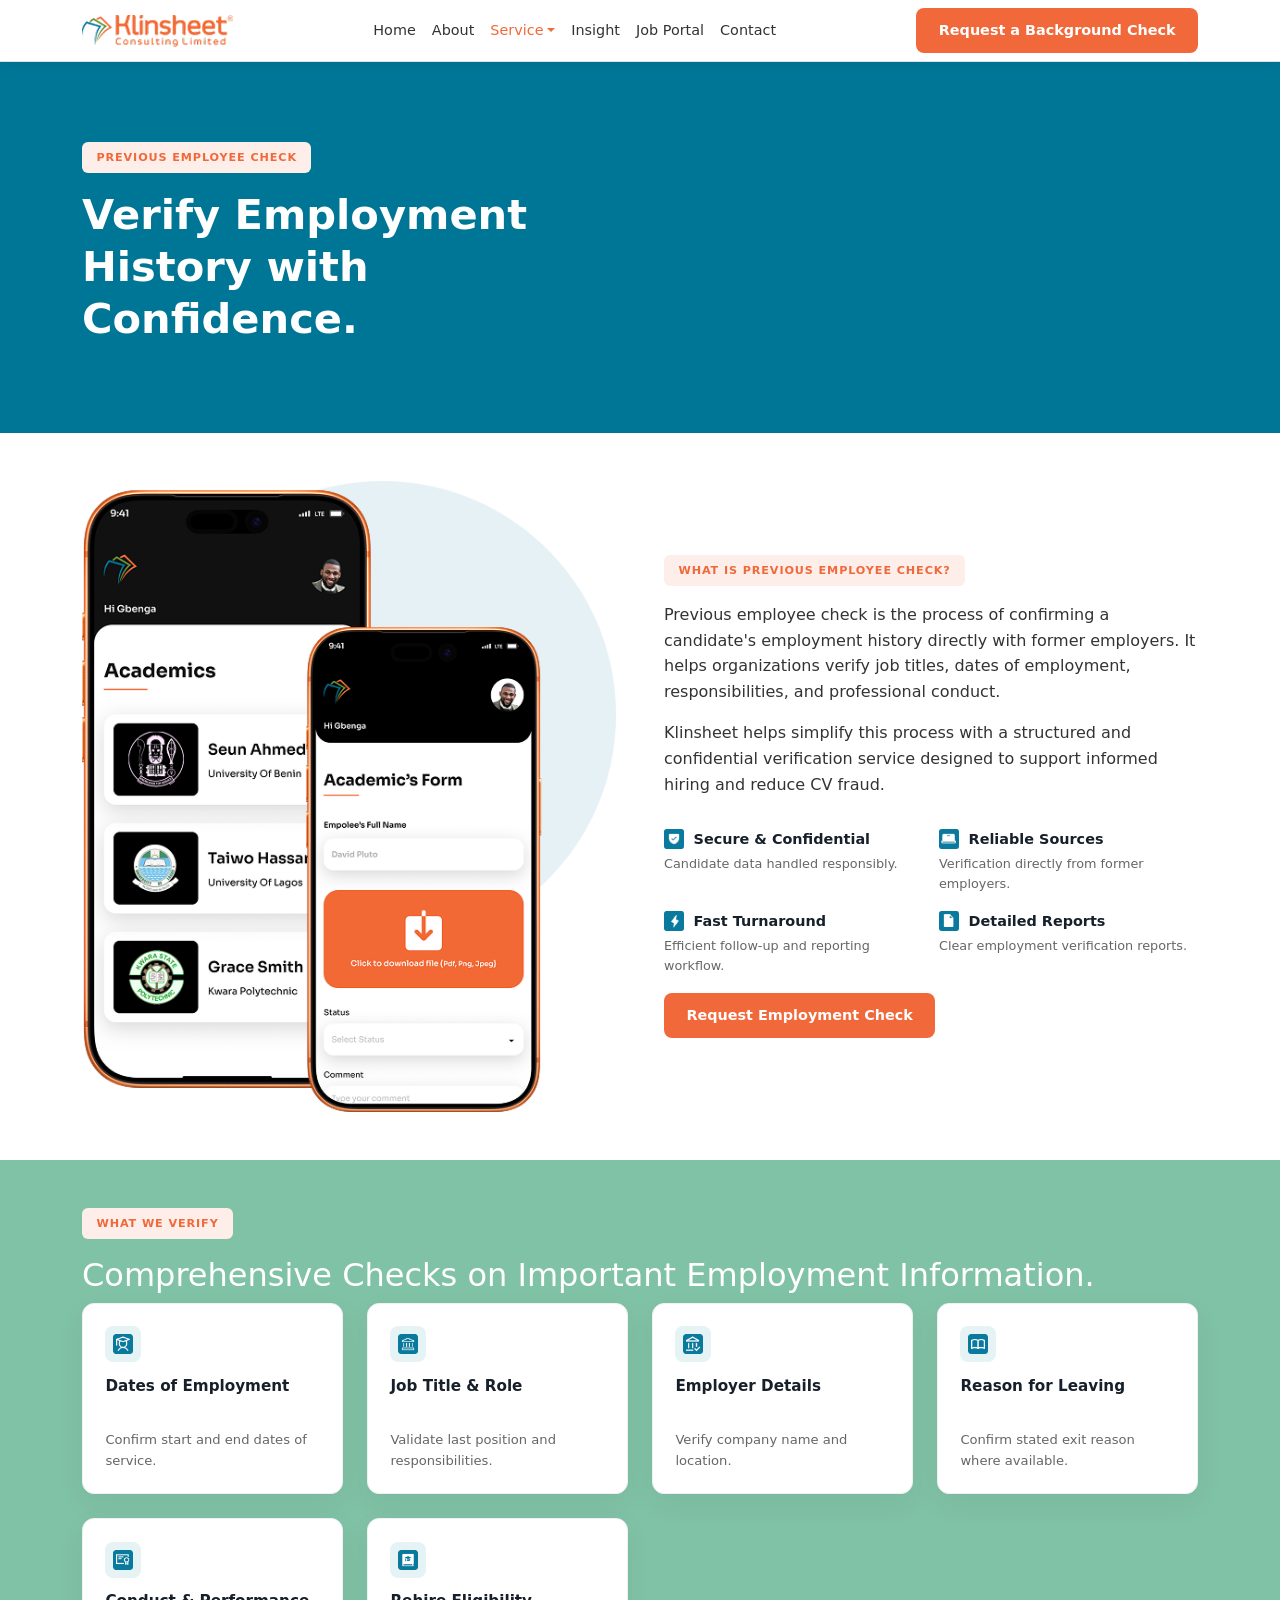
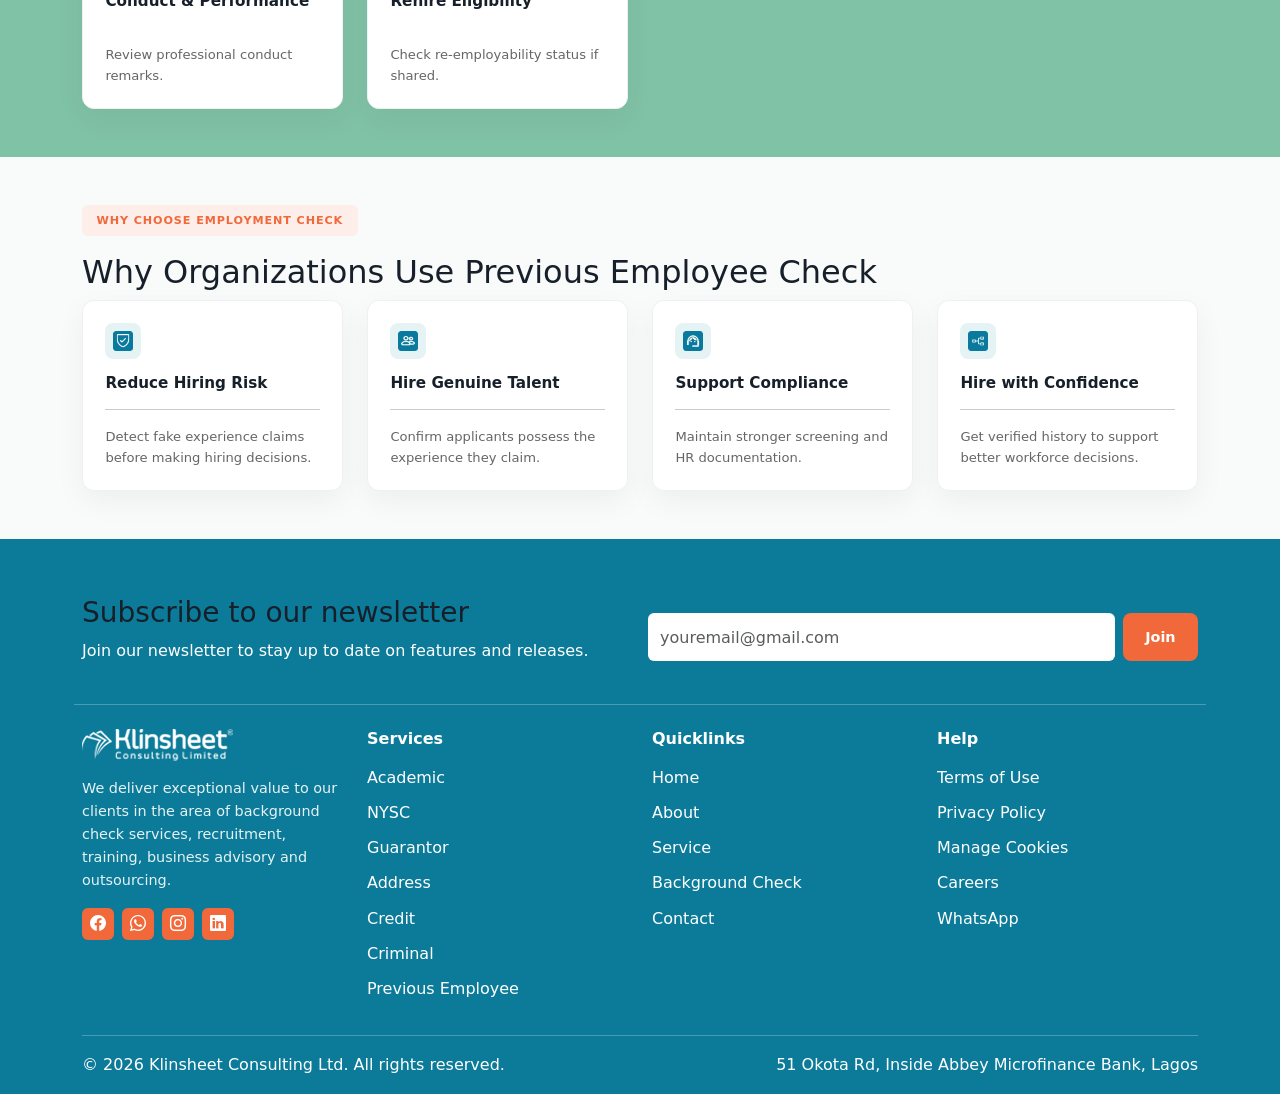
<file: previous employer check.html>
<!DOCTYPE html>
<html lang="en">
<head>
  <meta charset="UTF-8">
  <meta name="viewport" content="width=device-width, initial-scale=1.0">
  <title>Previous Employee Check - Klinsheet</title>
  <link href="https://cdn.jsdelivr.net/npm/bootstrap@5.3.3/dist/css/bootstrap.min.css" rel="stylesheet">
<link rel="stylesheet" href="style.css">
  <link rel="stylesheet" href="https://cdn.jsdelivr.net/npm/bootstrap-icons@1.11.3/font/bootstrap-icons.min.css">
  
</head>
<body>
  <nav class="navbar navbar-expand-lg navbar-custom border-bottom sticky-top">
    <div class="container">
      <a class="navbar-brand" href="index.html"><img class="img-fluid" src="images/klinsheet logo 1.png" alt="Klinsheet Logo"></a>
      <button class="navbar-toggler" type="button" data-bs-toggle="collapse" data-bs-target="#navMenu"><span class="navbar-toggler-icon"></span></button>
      <div class="collapse navbar-collapse" id="navMenu">
        <ul class="navbar-nav mx-auto mb-2 mb-lg-0">
          <li class="nav-item"><a class="nav-link nav-link-custom" href="index.html">Home</a></li>
          <li class="nav-item"><a class="nav-link nav-link-custom" href="About.html">About</a></li>
          <li class="nav-item dropdown">
            <a class="nav-link nav-link-custom dropdown-toggle active" href="#" id="servicesDropdown" role="button" data-bs-toggle="dropdown" aria-expanded="false">Service</a>
            <ul class="dropdown-menu dropdown-menu-glass" aria-labelledby="servicesDropdown">
              <li><a class="dropdown-item" href="academic verification.html">Academic Verification</a></li>
              <li><a class="dropdown-item active" href="previous employer check.html">Previous Employee Check</a></li>
              <li><a class="dropdown-item" href="guarantor check.html">Guarantor/ Reference Check</a></li>
              <li><a class="dropdown-item" href="nysc verification.html">NYSC Verification</a></li>
              <li><a class="dropdown-item" href="address confirmation.html">Address Confirmation</a></li>
              <li><a class="dropdown-item" href="credit check.html">Credit Check</a></li>
              <li><a class="dropdown-item" href="criminal ceck.html">Criminal Check</a></li>
            </ul>
          </li>
          <li class="nav-item"><a class="nav-link nav-link-custom" href="#">Insight</a></li>
          <li class="nav-item"><a class="nav-link nav-link-custom" href="#">Job Portal</a></li>
          <li class="nav-item"><a class="nav-link nav-link-custom" href="contact us.html">Contact</a></li>
        </ul>
        <a href="request background check.html" class="btn-orange ms-lg-3 mt-3 mt-lg-0">Request a Background Check</a>
      </div>
    </div>
  </nav>

  <section class="hero-inner"><div class="container"><span class="badge-orange">Previous Employee Check</span><h1>Verify Employment History with Confidence.</h1></div></section>

  <section class="py-5"><div class="container"><div class="row align-items-center g-5"><div class="col-lg-6 text-center"><div><img class="img-fluid" src="images/Group 33374.png" alt="Previous Employment App Preview"></div></div><div class="col-lg-6">
      <span class="badge-orange">What is Previous Employee Check?</span>
      <p>Previous employee check is the process of confirming a candidate's employment history directly with former employers. It helps organizations verify job titles, dates of employment, responsibilities, and professional conduct.</p>
      <p>Klinsheet helps simplify this process with a structured and confidential verification service designed to support informed hiring and reduce CV fraud.</p>
      <div class="row g-3 my-3">
        <div class="col-sm-6"><div class="feature-item"><div class="feature-header"><img class="img-fluid" src="images/Frame (2).png" alt=""><h4>Secure & Confidential</h4></div><p>Candidate data handled responsibly.</p></div></div>
        <div class="col-sm-6"><div class="feature-item"><div class="feature-header"><img class="img-fluid" src="images/Frame (3).png" alt=""><h4>Reliable Sources</h4></div><p>Verification directly from former employers.</p></div></div>
        <div class="col-sm-6"><div class="feature-item"><div class="feature-header"><img class="img-fluid" src="images/Frame (4).png" alt=""><h4>Fast Turnaround</h4></div><p>Efficient follow-up and reporting workflow.</p></div></div>
        <div class="col-sm-6"><div class="feature-item"><div class="feature-header"><img class="img-fluid" src="images/Frame (5).png" alt=""><h4>Detailed Reports</h4></div><p>Clear employment verification reports.</p></div></div>
      </div>
      <a href="request background check.html" class="btn-orange">Request Employment Check</a></div></div></div></section>

  <section class="verify-band py-5"><div class="container">
    <span class="badge-orange">What We Verify</span>
    <h2>Comprehensive Checks on Important Employment Information.</h2>
    <div class="row g-4">
      <div class="col-sm-6 col-lg-3"><div class="card-custom h-100"><div class="card-icon"><img class="img-fluid" src="images/Frame.png" alt=""></div><h3>Dates of Employment</h3><hr><p>Confirm start and end dates of service.</p></div></div>
      <div class="col-sm-6 col-lg-3"><div class="card-custom h-100"><div class="card-icon"><img class="img-fluid" src="images/cil_institution.png" alt=""></div><h3>Job Title & Role</h3><hr><p>Validate last position and responsibilities.</p></div></div>
      <div class="col-sm-6 col-lg-3"><div class="card-custom h-100"><div class="card-icon"><img class="img-fluid" src="images/tdesign_institution-checked (1).png" alt=""></div><h3>Employer Details</h3><hr><p>Verify company name and location.</p></div></div>
      <div class="col-sm-6 col-lg-3"><div class="card-custom h-100"><div class="card-icon"><img class="img-fluid" src="images/tabler_book.png" alt=""></div><h3>Reason for Leaving</h3><hr><p>Confirm stated exit reason where available.</p></div></div>
      <div class="col-sm-6 col-lg-3"><div class="card-custom h-100"><div class="card-icon"><img class="img-fluid" src="images/griddy-icons_certificate.png" alt=""></div><h3>Conduct & Performance</h3><hr><p>Review professional conduct remarks.</p></div></div>
      <div class="col-sm-6 col-lg-3"><div class="card-custom h-100"><div class="card-icon"><img class="img-fluid" src="images/pinhead_book-with-square-academic-cap.png" alt=""></div><h3>Rehire Eligibility</h3><hr><p>Check re-employability status if shared.</p></div></div></div></div></section>

  <section class="why-section py-5"><div class="container"><span class="badge-orange">Why Choose Employment Check</span>
    <h2>Why Organizations Use  Previous Employee Check</h2>
    <div class="row g-4">
      <div class="col-sm-6 col-lg-3"><div class="card-custom h-100"><div class="card-icon"><img class="img-fluid" src="images/Frame (1).png" alt=""></div><h3>Reduce Hiring Risk</h3><hr><p>Detect fake experience  claims before making  hiring decisions.</p></div></div>
      <div class="col-sm-6 col-lg-3"><div class="card-custom h-100"><div class="card-icon"><img class="img-fluid" src="images/gravity-ui_persons.png" alt=""></div><h3>Hire Genuine Talent</h3><hr><p>Confirm applicants  possess the experience  they claim.</p></div></div>
      <div class="col-sm-6 col-lg-3"><div class="card-custom h-100"><div class="card-icon"><img class="img-fluid" src="images/ic_sharp-support-agent.png" alt=""></div><h3>Support Compliance</h3><hr><p>Maintain stronger  screening and  HR documentation.</p></div></div>
      <div class="col-sm-6 col-lg-3"><div class="card-custom h-100"><div class="card-icon"><img class="img-fluid" src="images/carbon_decision-tree.png" alt=""></div><h3>Hire with Confidence</h3><hr><p>Get verified history  to support better  workforce decisions.</p></div></div></div></div></section>

  <footer class="site-footer"><div class="container"><div class="row align-items-center g-3 pb-4 mb-4 border-bottom border-white border-opacity-25"><div class="col-lg-6"><h3 class="newsletter-title">Subscribe to our newsletter</h3><p>Join our newsletter to stay up to date on features and releases.</p></div><div class="col-lg-6"><form class="d-flex gap-2 justify-content-lg-end" onsubmit="event.preventDefault();"><input class="form-control newsletter-input" type="email" placeholder="youremail@gmail.com"><button class="btn-orange">Join</button></form></div></div>
    <div class="row g-4">
      <div class="col-6 col-lg-3"><div class="mb-3"><img class="img-fluid footer-logo" src="images/klinsheet logo 1.png" alt="Klinsheet Logo" ></div><p class="footer-description">We deliver exceptional value to our clients in the area of background check services, recruitment, training, business advisory and outsourcing.</p><div class="d-flex gap-2 mt-3"><a href="#" class="social-box"><i class="bi bi-facebook"></i></a><a href="#" class="social-box"><i class="bi bi-whatsapp"></i></a><a href="#" class="social-box"><i class="bi bi-instagram"></i></a><a href="#" class="social-box"><i class="bi bi-linkedin"></i></a></div></div>
      <div class="col-6 col-lg-3"><h6 class="footer-heading">Services</h6><ul class="footer-links">
          <li>Academic</li><li>NYSC</li><li>Guarantor</li><li>Address</li><li>Credit</li><li>Criminal</li><li>Previous Employee</li></ul></div>
      <div class="col-6 col-lg-3"><h6 class="footer-heading">Quicklinks</h6><ul class="footer-links">
          <li>Home</li><li>About</li><li>Service</li><li>Background Check</li><li>Contact</li></ul></div>
      <div class="col-6 col-lg-3"><h6 class="footer-heading">Help</h6><ul class="footer-links">
          <li>Terms of Use</li><li>Privacy Policy</li><li>Manage Cookies</li><li>Careers</li><li>WhatsApp</li></ul></div>
    </div><div class="d-flex flex-column flex-md-row justify-content-between gap-2 pt-3 mt-4 border-top border-white border-opacity-25"><p>&copy; 2026 Klinsheet Consulting Ltd. All rights reserved.</p><p>51 Okota Rd, Inside Abbey Microfinance Bank, Lagos</p></div></div></footer>
  <script src="https://cdn.jsdelivr.net/npm/bootstrap@5.3.3/dist/js/bootstrap.bundle.min.js"></script>
</body>
</html>
</file>
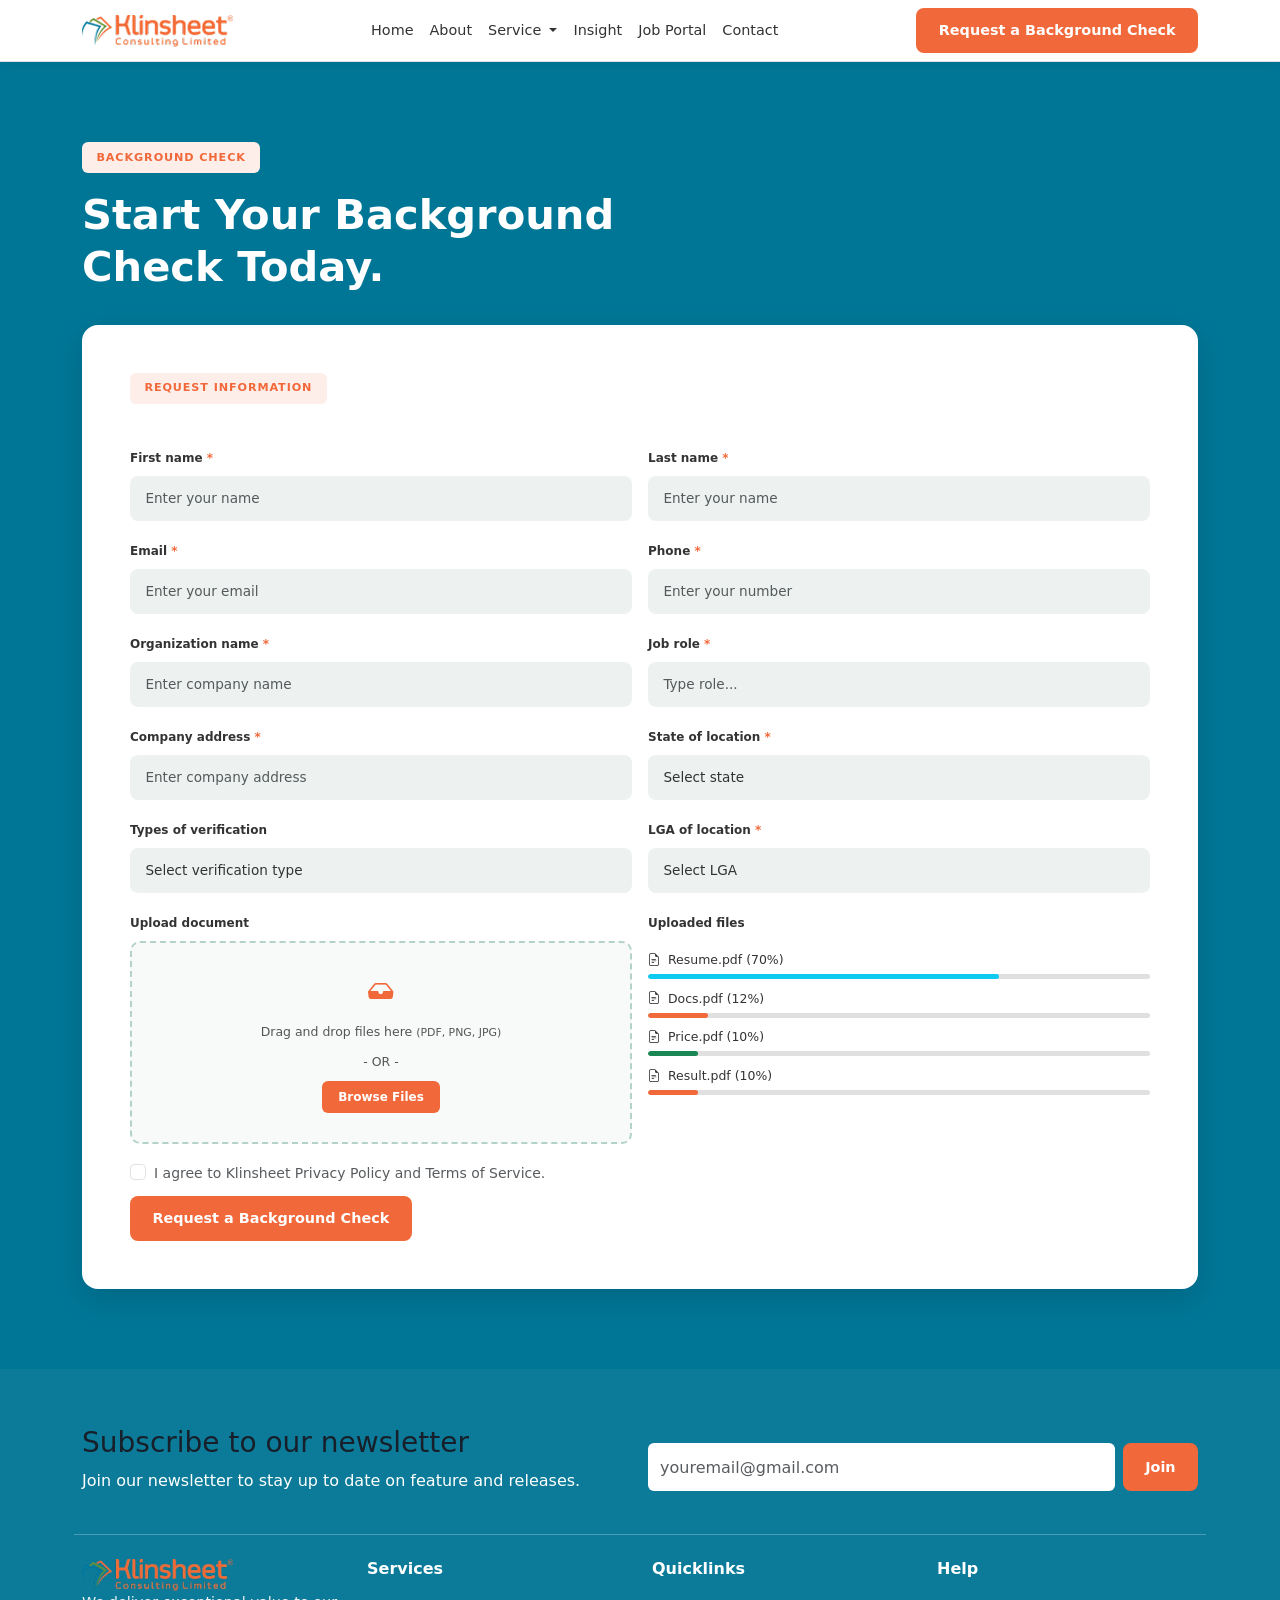
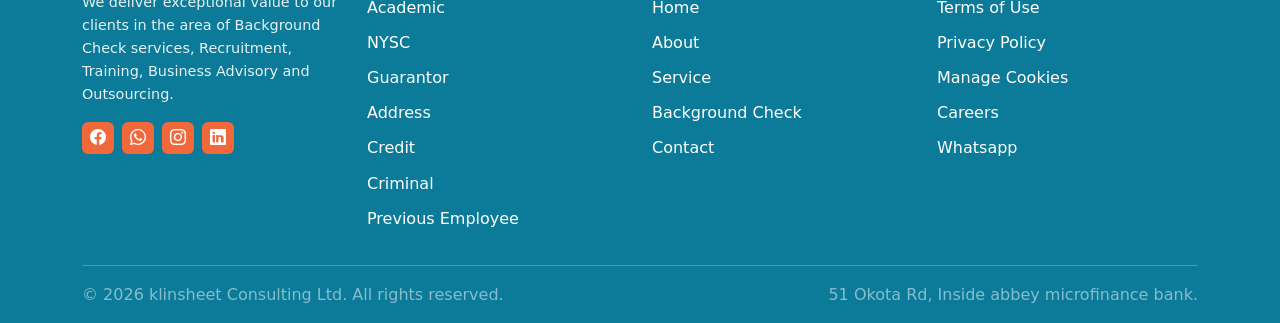
<file: request background check.html>
<!DOCTYPE html>
<html lang="en">
<head>
  <meta charset="UTF-8">
  <meta name="viewport" content="width=device-width, initial-scale=1.0">
  <title>Request Background Check - klinsheet</title>
  
  <!-- Bootstrap 5 CSS CDN -->
  <link href="https://cdn.jsdelivr.net/npm/bootstrap@5.3.3/dist/css/bootstrap.min.css" rel="stylesheet">
<link rel="stylesheet" href="style.css">
  <!-- Bootstrap Icons CDN -->
  <link rel="stylesheet" href="https://cdn.jsdelivr.net/npm/bootstrap-icons@1.11.3/font/bootstrap-icons.min.css">
  
  
</head>
<body>

  <!-- BOOTSTRAP NAVIGATION BAR -->
  <nav class="navbar navbar-expand-lg navbar-custom border-bottom sticky-top">
    <div class="container">
      <a class="navbar-brand" href="index.html">
        <img class="img-fluid" src="images/klinsheet logo 1.png" alt="klinsheet Logo">
      </a>

      <!-- Mobile Toggle Button -->
      <button class="navbar-toggler" type="button" data-bs-toggle="collapse" data-bs-target="#navMenu" aria-controls="navMenu" aria-expanded="false" aria-label="Toggle navigation">
        <span class="navbar-toggler-icon"></span>
      </button>

      <!-- Nav Links & Dropdown -->
      <div class="collapse navbar-collapse" id="navMenu">
        <ul class="navbar-nav mx-auto mb-2 mb-lg-0">
          <li class="nav-item">
            <a class="nav-link nav-link-custom" href="index.html">Home</a>
          </li>
          <li class="nav-item">
            <a class="nav-link nav-link-custom" href="About.html">About</a>
          </li>

          <!-- Services Dropdown -->
          <li class="nav-item dropdown">
  <a class="nav-link nav-link-custom dropdown-toggle" href="#" id="servicesDropdown" role="button" data-bs-toggle="dropdown" aria-expanded="false">
    Service
  </a>
  <ul class="dropdown-menu dropdown-menu-glass" aria-labelledby="servicesDropdown">
    <li><a class="dropdown-item" href="academic verification.html">Academic Verification</a></li>
    <li><a class="dropdown-item" href="previous employer check.html">Previous Employee Check</a></li>
    <li><a class="dropdown-item" href="guarantor check.html">Guarantor/ Reference Check</a></li>
    <li><a class="dropdown-item" href="nysc verification.html">NYSC Verification</a></li>
    <li><a class="dropdown-item" href="address confirmation.html">Address Confirmation</a></li>
    <li><a class="dropdown-item" href="credit check.html">Credit Check</a></li>
    <li><a class="dropdown-item " href="criminal ceck.html">Criminal Check</a></li>
  </ul>
</li>

          <li class="nav-item">
            <a class="nav-link nav-link-custom" href="insight.html">Insight</a>
          </li>
          <li class="nav-item">
            <a class="nav-link nav-link-custom" href="job-portal.html">Job Portal</a>
          </li>
          <li class="nav-item">
            <a class="nav-link nav-link-custom" href="contact us.html">Contact</a>
          </li>
        </ul>

        <!-- Action Button -->
        <a href="request background check.html" class="btn-orange ms-lg-3 mt-3 mt-lg-0">Request a Background Check</a>
      </div>
    </div>
  </nav>

  <section class="hero-form-wrapper">
    <div class="container">
    <span class="badge-orange">BACKGROUND CHECK</span>
    <h1>Start Your Background Check Today.</h1>

    <div class="form-card">
      <span class="badge-orange">REQUEST INFORMATION</span>

      <form onsubmit="event.preventDefault();">
        <div class="row g-3 mt-2">

          <div class="col-md-6">
            <label class="form-label" for="firstname">First name <span>*</span></label>
            <input class="form-control" type="text" id="firstname" placeholder="Enter your name" required>
          </div>

          <div class="col-md-6">
            <label class="form-label" for="lastname">Last name <span>*</span></label>
            <input class="form-control" type="text" id="lastname" placeholder="Enter your name" required>
          </div>

          <div class="col-md-6">
            <label class="form-label" for="email">Email <span>*</span></label>
            <input class="form-control" type="email" id="email" placeholder="Enter your email" required>
          </div>

          <div class="col-md-6">
            <label class="form-label" for="phone">Phone <span>*</span></label>
            <input class="form-control" type="tel" id="phone" placeholder="Enter your number" required>
          </div>

          <div class="col-md-6">
            <label class="form-label" for="organization">Organization name <span>*</span></label>
            <input class="form-control" type="text" id="organization" placeholder="Enter company name" required>
          </div>

          <div class="col-md-6">
            <label class="form-label" for="role">Job role <span>*</span></label>
            <input class="form-control" type="text" id="role" placeholder="Type role..." required>
          </div>

          <div class="col-md-6">
            <label class="form-label" for="address">Company address <span>*</span></label>
            <input class="form-control" type="text" id="address" placeholder="Enter company address" required>
          </div>

          <div class="col-md-6">
            <label class="form-label" for="state">State of location <span>*</span></label>
            <select class="form-select" id="state" required>
              <option value="" disabled selected>Select state</option>
              <option value="lagos">Lagos</option>
              <option value="abuja">Abuja</option>
              <option value="rivers">Rivers</option>
            </select>
          </div>

          <div class="col-md-6">
            <label class="form-label" for="verification">Types of verification</label>
            <select class="form-select" id="verification">
              <option value="" disabled selected>Select verification type</option>
              <option value="academic">Academic Verification</option>
              <option value="guarantor">Guarantor Check</option>
              <option value="credit">Credit Check</option>
            </select>
          </div>

          <div class="col-md-6">
            <label class="form-label" for="lga">LGA of location <span>*</span></label>
            <select class="form-select" id="lga" required>
              <option value="" disabled selected>Select LGA</option>
              <option value="ikeja">Ikeja</option>
              <option value="eti-osa">Eti-Osa</option>
              <option value="port-harcourt">Port Harcourt</option>
            </select>
          </div>

          <div class="col-md-6">
            <label class="form-label">Upload document</label>
            <div class="upload-box">
              <div class="upload-icon"><i class="bi bi-inbox-fill"></i></div>
              <p>Drag and drop files here <small>(PDF, PNG, JPG)</small></p>
              <p>- OR -</p>
              <button type="button" class="btn-sm-orange">Browse Files</button>
            </div>
          </div>

          <div class="col-md-6">
            <label class="form-label">Uploaded files</label>

            <div class="file-item">
              <div class="file-info"><i class="bi bi-file-earmark-text"></i> Resume.pdf (70%)</div>
              <div class="progress"><div class="progress-bar bg-info" style="width:70%"></div></div>
            </div>

            <div class="file-item">
              <div class="file-info"><i class="bi bi-file-earmark-text"></i> Docs.pdf (12%)</div>
              <div class="progress"><div class="progress-bar" style="width:12%;background:var(--orange)"></div></div>
            </div>

            <div class="file-item">
              <div class="file-info"><i class="bi bi-file-earmark-text"></i> Price.pdf (10%)</div>
              <div class="progress"><div class="progress-bar bg-success" style="width:10%"></div></div>
            </div>

            <div class="file-item">
              <div class="file-info"><i class="bi bi-file-earmark-text"></i> Result.pdf (10%)</div>
              <div class="progress"><div class="progress-bar" style="width:10%;background:var(--orange)"></div></div>
            </div>
          </div>

          <div class="col-12">
            <div class="form-check">
              <input class="form-check-input" type="checkbox" id="terms" required>
              <label class="form-check-label small text-muted" for="terms">I agree to Klinsheet Privacy Policy and Terms of Service.</label>
            </div>
          </div>

          <div class="col-12 mt-2">
            <button type="submit" class="btn-orange">Request a Background Check</button>
          </div>

        </div>
      </form>
    </div>
    </div>
  </section>

  <footer class="site-footer"><div class="container"><div class="row align-items-center g-3 pb-4 mb-4 border-bottom border-white border-opacity-25">
      <div class="col-lg-6">
        <h3 class="newsletter-title">Subscribe to our newsletter</h3>
        <p>Join our newsletter to stay up to date on feature and releases.</p>
      </div>
      <div class="col-lg-6"><form class="d-flex gap-2 justify-content-lg-end" onsubmit="event.preventDefault();"><input class="form-control newsletter-input" type="email" placeholder="youremail@gmail.com"><button class="btn-orange">Join</button></form></div>
    </div>

    <div class="row g-4">
      <div class="col-6 col-lg-3">
        <div class="logo"><img class="img-fluid" src="images/klinsheet logo 1.png" alt="Hinsheet Logo"></div>
        <p class="footer-description">We deliver exceptional value to our clients in the area of Background Check services, Recruitment, Training, Business Advisory and Outsourcing.</p>
        <div class="d-flex gap-2 mt-3">
          <a href="#" class="social-box"><i class="bi bi-facebook"></i></a>
          <a href="#" class="social-box"><i class="bi bi-whatsapp"></i></a>
          <a href="#" class="social-box"><i class="bi bi-instagram"></i></a>
          <a href="#" class="social-box"><i class="bi bi-linkedin"></i></a>
        </div>
      </div>
      <div class="col-6 col-lg-3">
        <h6 class="footer-heading">Services</h6>
        <ul class="footer-links">
          <li>Academic</li>
          <li>NYSC</li>
          <li>Guarantor</li>
          <li>Address</li>
          <li>Credit</li>
          <li>Criminal</li>
          <li>Previous Employee</li>
        </ul>
      </div>
      <div class="col-6 col-lg-3">
        <h6 class="footer-heading">Quicklinks</h6>
        <ul class="footer-links">
          <li>Home</li>
          <li>About</li>
          <li>Service</li>
          <li>Background Check</li>
          <li>Contact</li>
        </ul>
      </div>
      <div class="col-6 col-lg-3">
        <h6 class="footer-heading">Help</h6>
        <ul class="footer-links">
          <li>Terms of Use</li>
          <li>Privacy Policy</li>
          <li>Manage Cookies</li>
          <li>Careers</li>
          <li>Whatsapp</li>
        </ul>
      </div>
    </div><div class="d-flex flex-column flex-md-row justify-content-between gap-2 pt-3 mt-4 border-top border-white border-opacity-25 text-white-50">
      <p class="mb-0">&copy; 2026 klinsheet Consulting Ltd. All rights reserved.</p>
      <p>51 Okota Rd, Inside abbey microfinance bank.</p>
    </div></div></footer>

  <!-- Bootstrap 5 JavaScript Bundle CDN -->
  <script src="https://cdn.jsdelivr.net/npm/bootstrap@5.3.3/dist/js/bootstrap.bundle.min.js"></script>
</body>
</html>
</file>
<file: style.css>
/* =============================================================
   KLINSHEET — SINGLE UNIFIED STYLESHEET (all pages use this)
   Bootstrap 5 handles layout/grid/spacing. This file only holds
   brand tokens + components Bootstrap can't do alone.
   ============================================================= */
:root{
  --teal:#007696;
  --teal-dark:#0a5a7a;
  --green:#80c2a6;
  --green-dark:#4c7d63;
  --orange:#f1683a;
  --orange-dark:#d95326;
  --ink:#17202a;
  --muted:#5b6472;
  --bg-light:#f7f8fb;
  --sage:#dce4d3;
  --radius:14px;
}
*,*::before,*::after{box-sizing:border-box}
html{scroll-behavior:smooth}
body{font-family:'Inter',system-ui,-apple-system,'Segoe UI',Roboto,Arial,sans-serif;color:#333;background:#fff;overflow-x:hidden;line-height:1.6}
img{max-width:100%;height:auto}
a{text-decoration:none;color:inherit}
h1,h2,h3,h4,h5,h6{color:var(--ink);line-height:1.25}
section{position:relative}
.py-lg-6{padding-top:5rem;padding-bottom:5rem}
@media(max-width:991.98px){.py-lg-6{padding-top:3rem;padding-bottom:3rem}}

/* ---------- Buttons / badges (brand only) ---------- */
.btn-orange{background:var(--orange);color:#fff;font-weight:600;border:none;border-radius:8px;padding:.7rem 1.4rem;font-size:.9rem;display:inline-block;transition:.2s}
.btn-orange:hover{background:#1d9e4b;color:#fff;transform:translateY(-1px)}
.section-eyebrow,.badge-orange,.badge-teal{display:inline-block;font-size:.7rem;font-weight:700;letter-spacing:.08em;text-transform:uppercase;padding:.4rem .9rem;border-radius:6px;margin-bottom:1rem}
.section-eyebrow,.badge-teal{background:#e8f3f6;color:var(--teal)}
.badge-orange{background:#fdeee9;color:var(--orange)}
.section-title{font-weight:800;font-size:clamp(1.5rem,3vw,2.25rem);color:#111}

/* ---------- Navbar ---------- */
.site-header,.navbar-custom{position:sticky;top:0;z-index:1000;background:#fff;box-shadow:0 2px 12px rgba(0,0,0,.06)}
.logo-img,.navbar-brand img{max-height:42px;width:auto}
.navbar-nav .nav-link{font-weight:500;color:#333;font-size:.9rem}
.navbar-nav .nav-link:hover,.navbar-nav .nav-link.active{color:var(--orange)}
.dropdown-menu-glass{background:linear-gradient(rgba(0,118,150,.9),rgba(0,118,150,.9));border:1px solid rgba(255,255,255,.25)!important;border-radius:16px!important;padding:1rem!important;min-width:280px;box-shadow:0 15px 35px rgba(0,0,0,.25)}
.dropdown-menu-glass .dropdown-item{color:#fff!important;font-size:.9rem;font-weight:500;padding:.6rem 1rem;border-radius:8px;white-space:nowrap}
.dropdown-menu-glass .dropdown-item:hover,.dropdown-menu-glass .dropdown-item.active{background:rgba(255,255,255,.2)!important;color:#fff!important}
@media(min-width:992px){.nav-item.dropdown:hover .dropdown-menu-glass{display:block;margin-top:0}}

/* ---------- Hero (home) ---------- */
.hero-section{background:linear-gradient(180deg,#fff 0%,#e3f2f8 45%,#09799d 100%);padding:4rem 0 0;overflow:hidden}
.hero-title{font-weight:800;font-size:clamp(1.8rem,4vw,2.75rem);color:#0b1320;letter-spacing:-.02em}
.hero-visual{margin-top:2rem;display:flex;justify-content:center;align-items:flex-end}
.hero-person-wrapper{position:relative;display:inline-block}
.hero-person{max-width:480px;width:100%;height:auto;display:block}
.hero-store-badges{position:absolute;bottom:20px;left:50%;transform:translateX(-50%);display:flex;gap:.75rem;z-index:2;width:max-content;max-width:95vw}
.store-badge{display:inline-flex;align-items:center;gap:.6rem;padding:.55rem 1rem;border-radius:12px;min-width:170px;transition:.2s}
.store-badge:hover{transform:translateY(-2px)}
.store-badge .img1{width:30px;height:30px;object-fit:contain}
.badge-light,.store-badge-light{background:#fff;color:#000;box-shadow:0 4px 15px rgba(0,0,0,.12)}
.badge-dark,.store-badge-dark{background:#000;color:#fff}
.btn-brand-orange,.btn-newsletter{background:#f26522;color:#fff;font-weight:600;padding:.65rem 1.75rem;border-radius:8px;border:none;display:inline-block}
.btn-brand-orange:hover,.btn-newsletter:hover{background:#d95316;color:#fff}
.section-tag{display:inline-block;background:#e8eef1;color:#4a5568;font-size:.7rem;font-weight:700;letter-spacing:.06em;padding:.35rem .9rem;border-radius:5px;text-transform:uppercase;margin-bottom:.8rem}
.hr-cards{display:grid;grid-template-columns:repeat(3,1fr);gap:1.5rem}
@media(max-width:991.98px){.hr-cards{grid-template-columns:repeat(2,1fr)}}
@media(max-width:767.98px){.hr-cards{grid-template-columns:1fr}}
.service-item h6 img{width:22px;height:22px}
.faq-contact-card .btn-brand-orange{border-radius:50rem}
.store-badge .badge-text{display:flex;flex-direction:column;line-height:1.2;text-align:left}
.store-badge small{font-size:.7rem;opacity:.8}
.store-badge strong{font-size:.9rem}

/* ---------- Inner page hero ---------- */
.hero-inner{background:var(--teal);color:#fff;padding:clamp(3rem,7vw,5rem) 0}
.hero-inner h1{color:#fff;font-weight:800;font-size:clamp(1.7rem,4vw,2.6rem);max-width:560px}

/* ---------- Service / about / verify / why cards ---------- */
.service-item h6{display:flex;align-items:center;gap:.5rem;font-size:.85rem;font-weight:700;margin-bottom:.4rem}
.service-item h6 i{color:var(--orange);font-size:1rem}
.service-item h6 img{width:20px;height:20px;object-fit:contain}
.service-item p{font-size:.86rem;color:var(--muted);margin:0}
.laptop-mockup img{border-radius:12px}
.feature-header{display:flex;align-items:center;gap:.6rem;margin-bottom:.3rem}
.feature-header img{width:20px;height:20px;object-fit:contain}
.feature-item h4{font-size:.9rem;font-weight:700;margin:0}
.feature-item p{font-size:.8rem;color:#666;margin:0}
.card-custom,.info-card{background:#fff;border:1px solid #eef0f3;border-radius:12px;padding:1.4rem;box-shadow:0 10px 30px rgba(0,0,0,.05);height:100%}
.card-custom h3,.info-card h3{font-size:.95rem;font-weight:700;margin-bottom:.5rem}
.card-custom p,.info-card p{font-size:.82rem;color:#666;margin:0}
.card-icon{width:36px;height:36px;background:#e6f3f5;color:var(--teal);border-radius:8px;display:flex;align-items:center;justify-content:center;margin-bottom:.9rem;font-weight:700}
.card-icon img{width:20px;height:20px;object-fit:contain}
.verify-band{background:var(--green);color:#fff}
.verify-band h2{color:#fff}
.why-section{background:#f9fbfb}

/* ---------- Download app ---------- */
.download-app-card{background:linear-gradient(120deg,#6fa07e,#4c7d63);border-radius:22px;padding:clamp(2rem,4vw,3.5rem);color:#fff;overflow:hidden}
.download-title{font-size:clamp(1.8rem,4vw,2.6rem);font-weight:800;color:#fff;line-height:1.15}
.download-text{color:rgba(255,255,255,.88);font-size:.92rem;max-width:480px}
.store-buttons{display:flex;gap:.75rem;flex-wrap:wrap}
.phones-img{width:100%;max-width:420px;height:auto;display:block;filter:drop-shadow(0 20px 30px rgba(0,0,0,.25))}

/* ---------- How it works / HR ---------- */
.how-step{border-left:3px solid var(--orange);padding:.2rem 0 .2rem 1.2rem;margin-bottom:1.5rem}
.how-step h5{font-weight:700;font-size:1rem}
.how-step p{color:var(--muted);font-size:.9rem;margin:0}
.step-image-frame{position:relative;width:100%;aspect-ratio:4/3;border-radius:12px;overflow:hidden;box-shadow:0 10px 30px rgba(0,0,0,.08);background:#fff}
.step-img{position:absolute;inset:0;width:100%;height:100%;object-fit:cover;opacity:0;animation:fadeSeq 12s infinite}
.step-img-1{animation-delay:0s}.step-img-2{animation-delay:4s}.step-img-3{animation-delay:8s}
@keyframes fadeSeq{0%{opacity:0}8%{opacity:1}33%{opacity:1}41%{opacity:0}100%{opacity:0}}
.hr-card{background:#fff;border:1px solid #eef0f3;border-radius:14px;overflow:hidden;box-shadow:0 10px 30px rgba(0,0,0,.05);height:100%;display:flex;flex-direction:column}
.hr-card-img-wrap{overflow:hidden;aspect-ratio:16/10}
.hr-card-img{width:100%;height:100%;object-fit:cover;display:block}
.hr-card-body{padding:1.3rem}

/* ---------- Stats ---------- */
.stats-card{position:relative;border-radius:24px;overflow:hidden;background:url('./images/Group 33382.png') center/cover no-repeat,var(--green-dark);box-shadow:0 20px 40px rgba(0,0,0,.1)}
.stat-box{background:#fff;border-radius:18px;padding:1.6rem;min-height:170px;display:flex;flex-direction:column;justify-content:space-between;box-shadow:0 10px 30px rgba(0,0,0,.05);height:100%}
.stat-number{font-weight:800;font-size:2.2rem;color:#000;line-height:1;margin:0}
.stat-divider{height:1px;background:#f0f0f0;margin:1rem 0}
.stat-label{font-weight:600;font-size:.9rem;color:#111}

/* ---------- FAQ / Testimonials / Blog / Industries / Partners ---------- */
.faq-contact-card{background:#fff;border-radius:14px;padding:1.8rem;box-shadow:0 10px 30px rgba(0,0,0,.06)}
.accordion-item{border:none!important;border-radius:12px!important;margin-bottom:.8rem;overflow:hidden;box-shadow:0 4px 14px rgba(0,0,0,.04)}
.accordion-button{font-weight:700;font-size:.92rem}
.accordion-button:not(.collapsed){background:#fff;color:var(--ink)}
.testimonial-card-wrapper{position:relative;height:100%}
.testimonial-card{background:#f1f5ee;border-radius:20px;padding:1.8rem 1.5rem 5.5rem;min-height:290px;height:100%}
.quote-icon{color:var(--orange);font-size:1.8rem;line-height:1;margin-bottom:.6rem}
.testimonial-text{color:#333;font-size:.86rem;line-height:1.65;margin-bottom:1rem}
.stars{color:var(--orange);display:flex;gap:4px;font-size:.85rem}
.testimonial-author{position:absolute;bottom:28px;left:0;background:#fff;border-top-right-radius:20px;padding:.55rem 1.25rem .55rem .55rem;display:flex;align-items:center;gap:.65rem;max-width:92%}
.author-img{width:42px;height:42px;border-radius:50%;object-fit:cover}
.industry-carousel{overflow:hidden;height:340px;clip-path:url(#fisheye-clip);-webkit-clip-path:url(#fisheye-clip)}
.industry-track{display:flex;width:max-content;height:100%;animation:slideX 24s linear infinite}
.industry-carousel:hover .industry-track{animation-play-state:paused}
@keyframes slideX{to{transform:translateX(calc(-50%))}}
.industry-card{position:relative;width:200px;height:100%;flex:0 0 200px;overflow:hidden;background:#eee}
.industry-card img{width:100%;height:100%;object-fit:cover}
.industry-card span{position:absolute;top:50%;left:50%;transform:translate(-50%,-50%);background:rgba(25,125,150,.88);color:#fff;padding:.35rem .8rem;border-radius:6px;font-size:.75rem;font-weight:600;white-space:nowrap}
.blog-img-wrap{border-radius:14px;overflow:hidden;aspect-ratio:16/10;margin-bottom:1rem}
.blog-img-wrap img{width:100%;height:100%;object-fit:cover;transition:transform .35s}
.blog-card:hover .blog-img-wrap img{transform:scale(1.05)}
.blog-meta{font-size:.75rem;color:#888;margin-bottom:.5rem}
.read-more-link{color:var(--orange);font-weight:600;font-size:.85rem}
.partners-marquee{overflow:hidden;white-space:nowrap}
.partners-track{display:flex;align-items:center;gap:3rem;width:max-content;animation:marquee 26s linear infinite}
.partners-marquee:hover .partners-track{animation-play-state:paused}
@keyframes marquee{to{transform:translateX(-50%)}}
.partner-item{flex-shrink:0}
.partner-img{max-width:120px;width:100%;height:auto;object-fit:contain;opacity:.8}
.partner-img:hover{opacity:1}

/* ---------- About extras ---------- */
.value-card{background:#fff;border-radius:16px;padding:1.6rem;box-shadow:0 15px 35px rgba(0,0,0,.05);height:100%}
.value-icon{width:44px;height:44px;border-radius:10px;background:var(--teal);color:#fff;display:flex;align-items:center;justify-content:center;margin-bottom:1rem;font-size:1.2rem}
.mv-card{background:#fff;border-radius:12px;box-shadow:0 15px 35px rgba(0,0,0,.06);overflow:hidden}
.video-banner{position:relative;max-width:1100px;margin:0 auto;border-radius:18px;overflow:hidden;aspect-ratio:16/8;box-shadow:0 10px 30px rgba(0,0,0,.1)}
.video-banner-img{width:100%;height:100%;object-fit:cover}
.play-btn-center{position:absolute;top:50%;left:50%;transform:translate(-50%,-50%);width:64px;height:64px;background:var(--orange);border-radius:50%;display:flex;align-items:center;justify-content:center;color:#fff;font-size:2rem}

/* ---------- Forms ---------- */
.newsletter-input,.form-control.nl{height:48px;border-radius:6px;border:none}
.contact-input{background:#edf2f0;border:none;border-radius:8px;padding:.7rem 1rem;width:100%}
.contact-input:focus{outline:2px solid var(--teal);background:#fff}

/* ---------- Footer ---------- */
.site-footer{background:#0b7b99;color:#fff;padding-top:3.5rem}
.footer-divider{border-color:rgba(255,255,255,.25)}
.footer-logo{max-height:42px;filter:brightness(0) invert(1)}
.footer-description{color:rgba(255,255,255,.9);font-size:.9rem}
.social-box{display:inline-flex;align-items:center;justify-content:center;width:32px;height:32px;background:var(--orange);color:#fff;border-radius:6px}
.social-box:hover{color:#fff;transform:translateY(-2px)}
.footer-heading{font-size:1rem;font-weight:700;margin-bottom:1rem;color:#fff}
.footer-links{list-style:none;padding:0;margin:0}
.footer-links li{margin-bottom:.6rem}
.footer-links a{color:rgba(255,255,255,.85);font-size:.88rem}
.footer-links a:hover{color:#fff;text-decoration:underline}
.footer-bottom-text{color:rgba(255,255,255,.85);font-size:.85rem}

/* ---------- Request / Contact forms ---------- */
.hero-form-wrapper{background:var(--teal);padding:clamp(3rem,7vw,5rem) 0 5rem;color:#fff}
.hero-form-wrapper h1{color:#fff;font-weight:800;font-size:clamp(1.7rem,4vw,2.6rem);max-width:600px;margin-bottom:2rem}
.form-card{background:#fff;border-radius:16px;padding:clamp(1.5rem,4vw,3rem);color:#333;box-shadow:0 10px 30px rgba(0,0,0,.12)}
.form-card .form-label{font-size:.75rem;font-weight:600;color:#333}
.form-card .form-label span{color:var(--orange)}
.form-card .form-control,.form-card .form-select{background:#edf2f0;border:1px solid transparent;border-radius:8px;font-size:.85rem;padding:.7rem .9rem;color:#333}
.form-card .form-control:focus,.form-card .form-select:focus{background:#fff;border-color:var(--teal);box-shadow:0 0 0 .2rem rgba(0,118,150,.15)}
.form-card textarea.form-control{min-height:120px;resize:vertical}
.upload-box{border:2px dashed #b2d2ca;background:#f7faf9;border-radius:10px;padding:1.8rem 1.2rem;text-align:center;display:flex;flex-direction:column;align-items:center;gap:.6rem}
.upload-icon{color:var(--orange);font-size:1.6rem}
.upload-box p{font-size:.78rem;color:#555;margin:0}
.btn-sm-orange{background:var(--orange);color:#fff;padding:.4rem 1rem;font-size:.75rem;font-weight:600;border-radius:6px;border:none}
.btn-sm-orange:hover{background:var(--orange-dark);color:#fff}
.file-item{margin-top:.6rem;font-size:.78rem}
.file-info{display:flex;align-items:center;gap:.5rem;font-weight:500;margin-bottom:.25rem}
.progress{height:5px;background:#e0e0e0;border-radius:3px;overflow:hidden}
.progress-bar{border-radius:3px}
.contact-section{padding:clamp(3rem,6vw,5rem) 0}
.contact-info-card{background:var(--teal);color:#fff;border-radius:16px;padding:clamp(1.5rem,3vw,2.5rem);display:flex;flex-wrap:wrap;gap:1.5rem;justify-content:space-between}
.info-item{display:flex;gap:.8rem;align-items:flex-start;min-width:200px;flex:1}
.info-icon{width:42px;height:42px;border-radius:10px;background:rgba(255,255,255,.18);display:flex;align-items:center;justify-content:center;font-size:1.1rem;flex-shrink:0}
.info-text h4{color:#fff;font-size:.95rem;margin-bottom:.2rem}
.info-text p{font-size:.82rem;color:rgba(255,255,255,.88);margin:0}
.contact-form-wrapper{padding:clamp(1.5rem,4vw,3rem) 0}
.map-section iframe{width:100%;min-height:320px;border:0;border-radius:16px}
/* ---------- Responsive fixes ---------- */
@media(max-width:991.98px){
  .hero-store-badges{position:static;transform:none;margin:1rem auto 1.5rem;flex-wrap:wrap;justify-content:center}
  .hero-person{max-width:380px}
  .download-app-card{text-align:center}
  .phones-img{margin:1.5rem auto 0}
  .industry-carousel{height:260px}
  .industry-card{width:200px;flex-basis:200px}
}
@media(max-width:575.98px){
  .industry-carousel{clip-path:none;-webkit-clip-path:none;height:220px}
}
@media(max-width:767.98px){
  .dropdown-menu-glass{min-width:0;width:100%!important}
  .testimonial-card{padding-bottom:1.8rem}
  .testimonial-author{position:static;border-radius:12px;margin-top:1rem;display:inline-flex}
  .video-banner{aspect-ratio:16/10}
}
@media(max-width:575.98px){
  .store-badge{min-width:0;width:100%;justify-content:center}
  .hero-store-badges{flex-direction:column;width:100%;padding:0 1rem}
  .partner-img{max-width:90px}
}
</file>
